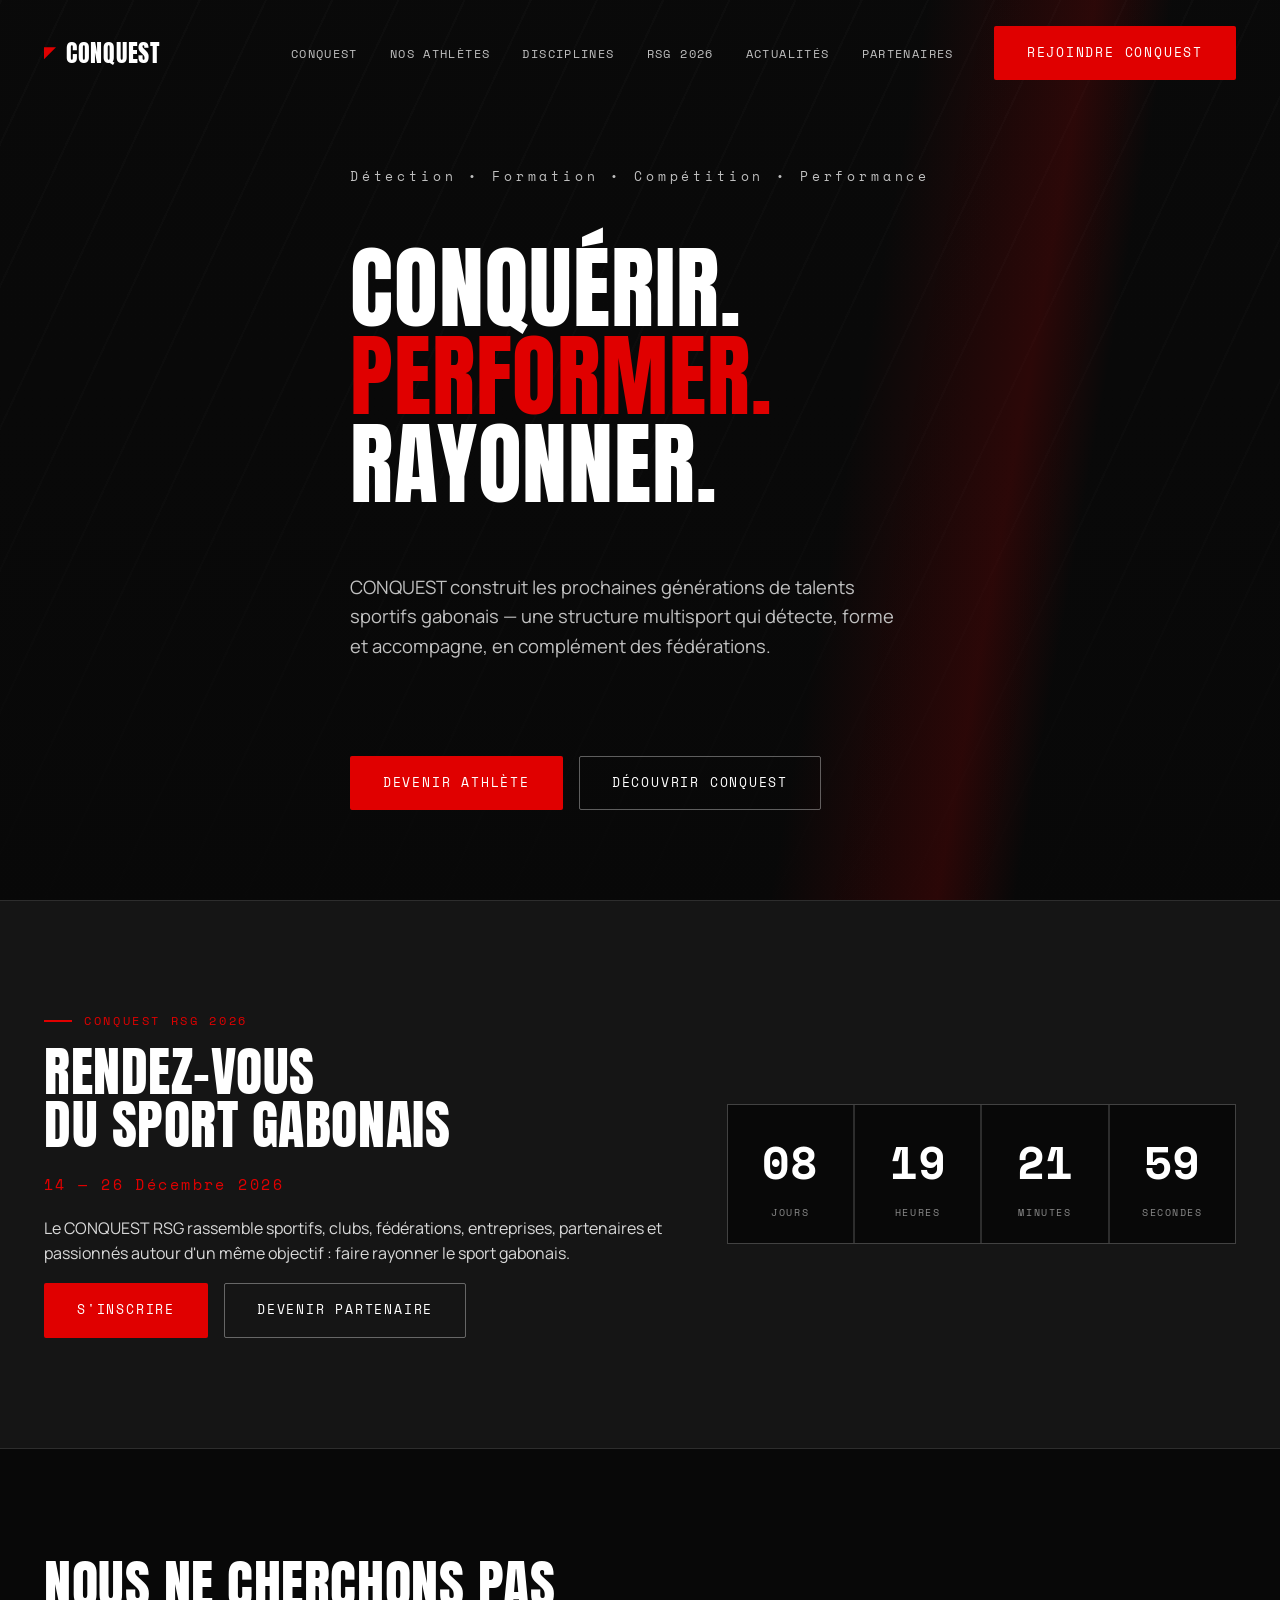
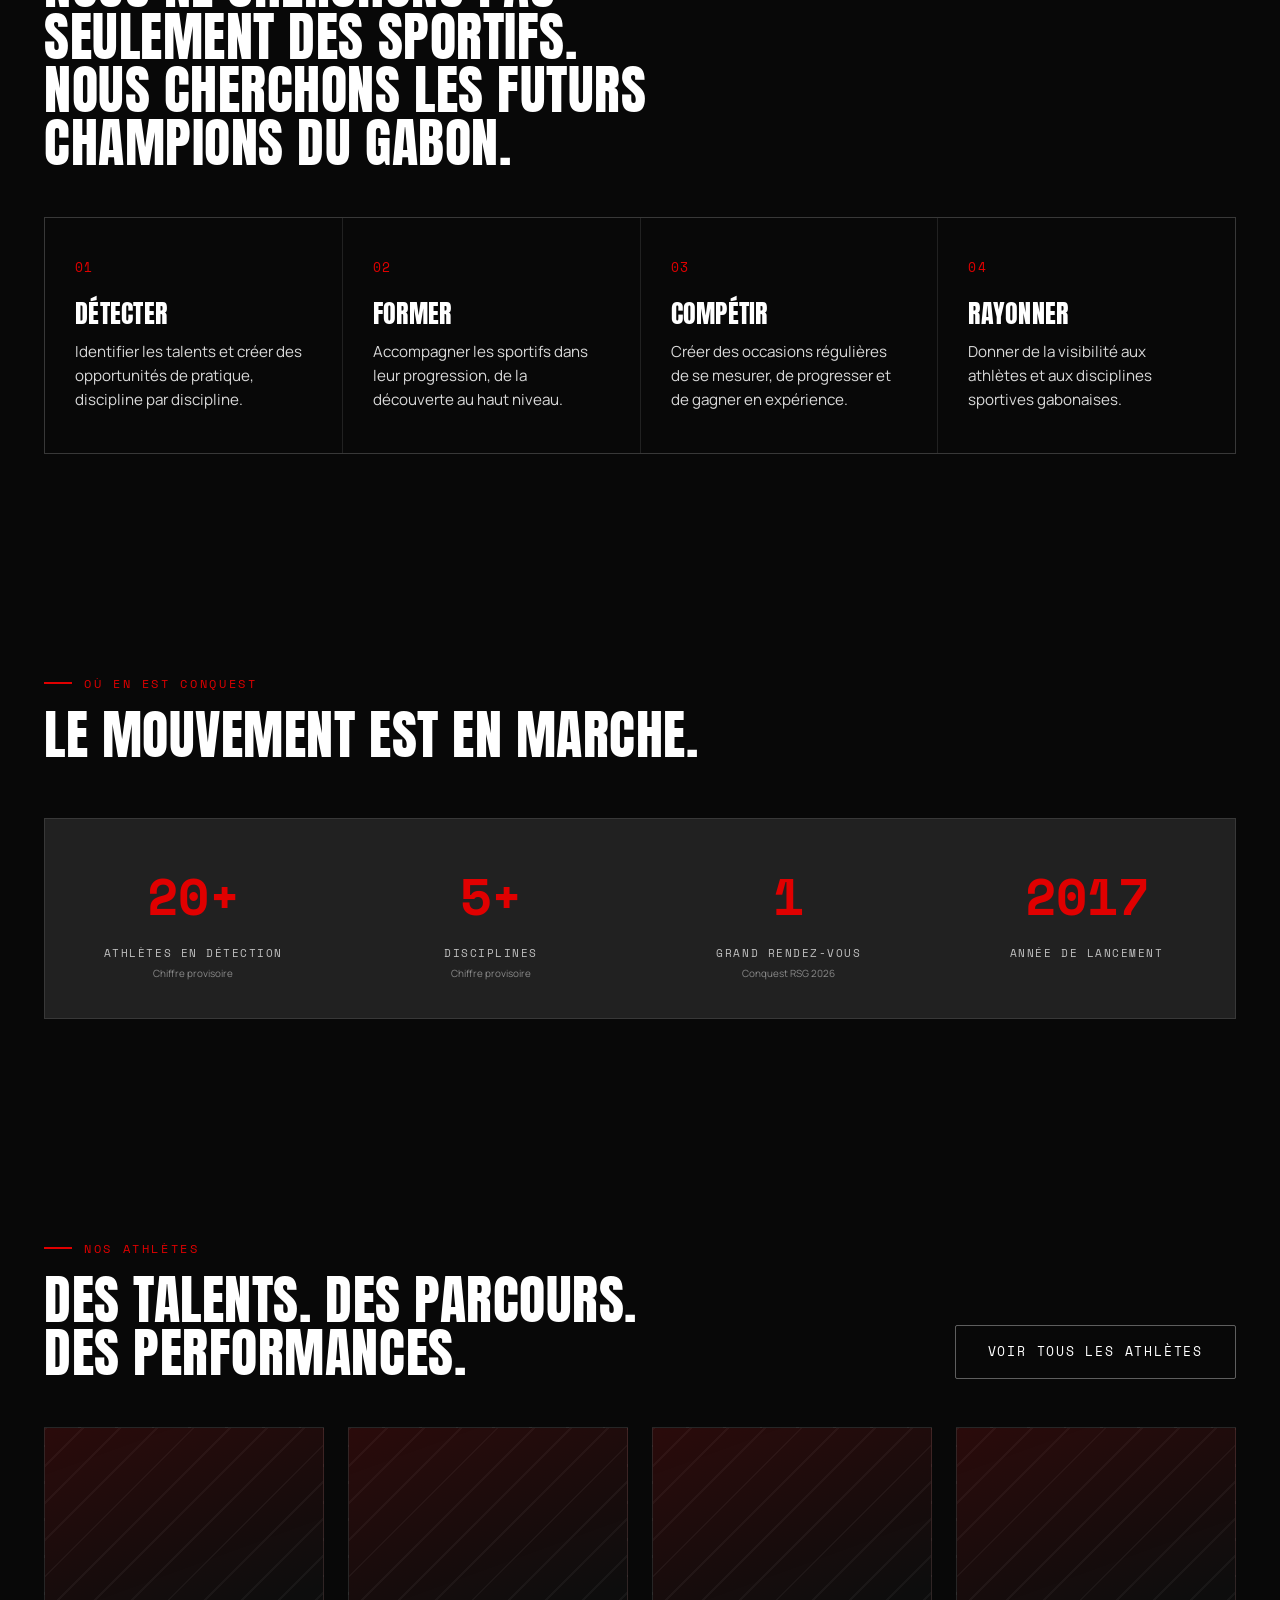
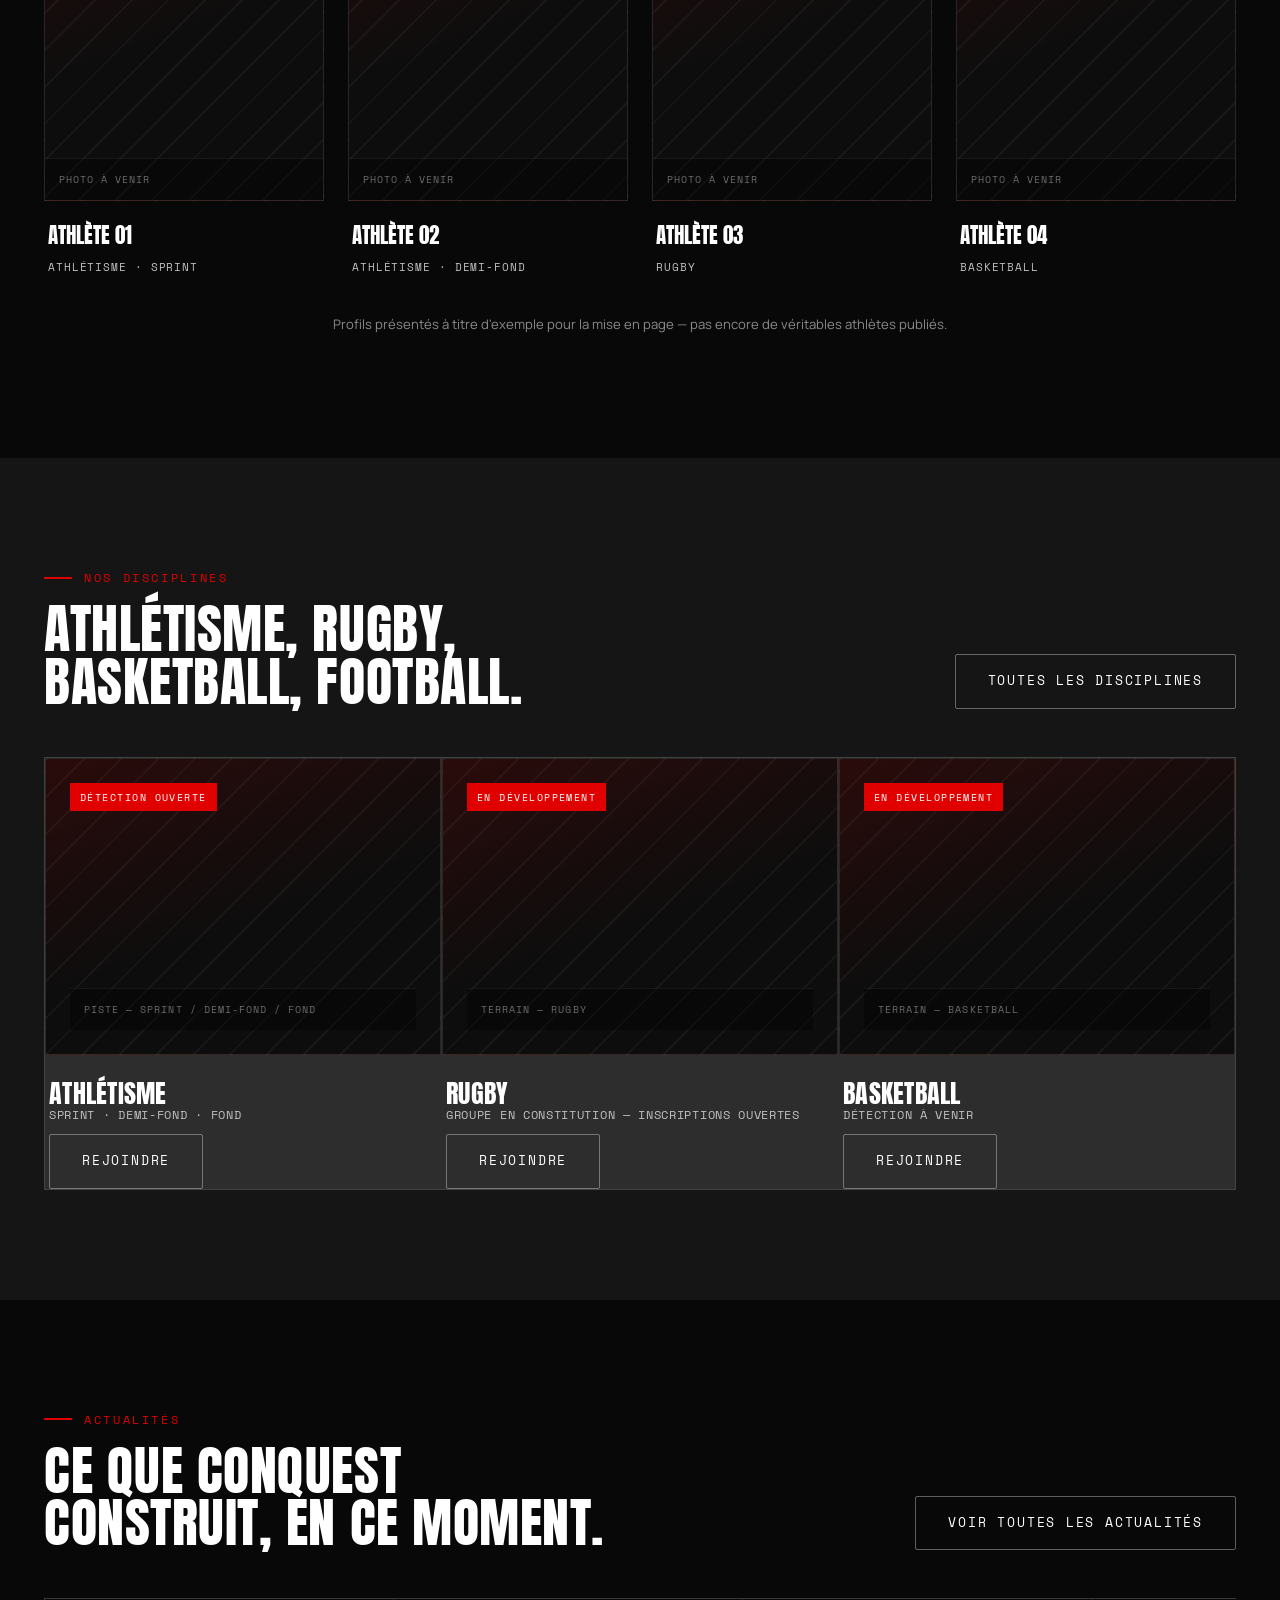
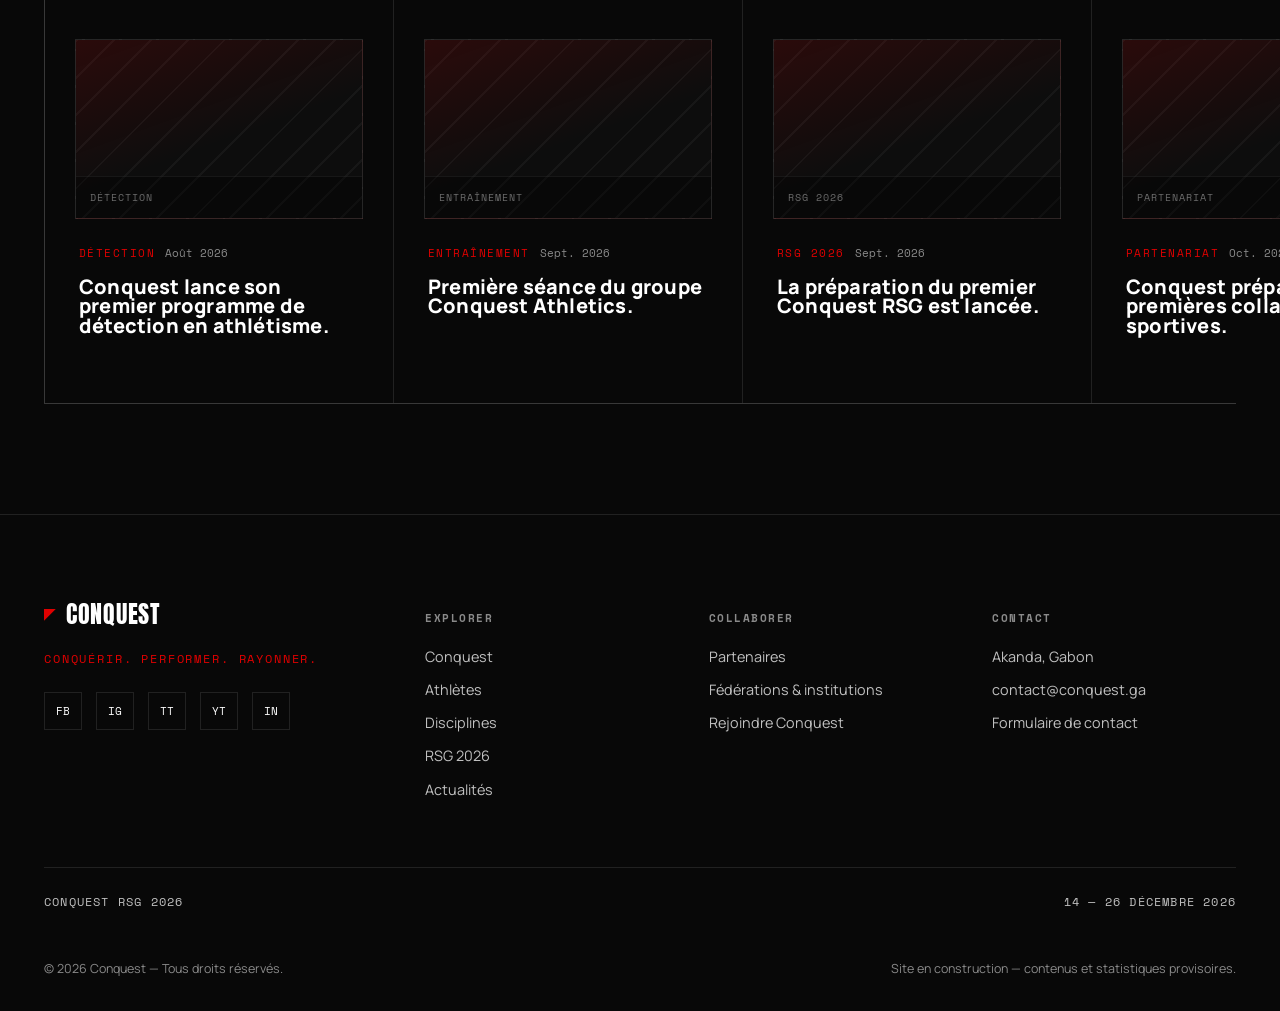
<file: index.html>
<!DOCTYPE html>
<html lang="fr">
<head>
<meta charset="UTF-8">
<meta name="viewport" content="width=device-width, initial-scale=1.0">
<title>CONQUEST — Conquérir. Performer. Rayonner. | Sport Gabon</title>
<meta name="description" content="CONQUEST détecte, forme et accompagne les talents sportifs gabonais. Découvrez CONQUEST RSG, le Rendez-vous du Sport Gabonais, du 14 au 26 décembre 2026.">
<meta name="keywords" content="CONQUEST Gabon, CONQUEST sport Gabon, sport Gabon, athlétisme Gabon, Rendez-vous du Sport Gabonais, RSG Gabon, CONQUEST RSG, détection sportive Gabon, talents sportifs Gabon">
<meta property="og:title" content="CONQUEST — Conquérir. Performer. Rayonner.">
<meta property="og:description" content="Organisation multisport gabonaise. Détection, formation et compétition — vers le CONQUEST RSG 2026.">
<meta property="og:type" content="website">
<meta property="og:image" content="/assets/og-conquest.jpg">
<link rel="canonical" href="/index.html">
<link rel="stylesheet" href="css/style.css">
</head>
<body>

<!-- ===== HEADER ===== -->
<header class="site-header">
  <div class="container">
    <a href="index.html" class="logo" aria-label="CONQUEST — Accueil">
      <span class="mark" aria-hidden="true"></span>CONQUEST
    </a>
    <nav class="nav-desktop" aria-label="Navigation principale">
      <ul class="nav-links">
        <li><a href="conquest.html">Conquest</a></li>
        <li><a href="athletes.html">Nos athlètes</a></li>
        <li><a href="disciplines.html">Disciplines</a></li>
        <li><a href="rsg.html">RSG 2026</a></li>
        <li><a href="actualites.html">Actualités</a></li>
        <li><a href="partenaires.html">Partenaires</a></li>
      </ul>
      <a href="rejoindre.html" class="btn btn-primary">Rejoindre Conquest</a>
    </nav>
    <button class="burger" aria-label="Ouvrir le menu" aria-expanded="false"><span></span><span></span><span></span></button>
  </div>
</header>

<!-- ===== MENU MOBILE ===== -->
<div class="mobile-panel" aria-hidden="true">
  <a href="index.html">Accueil</a>
  <a href="conquest.html">Conquest</a>
  <a href="athletes.html">Nos athlètes</a>
  <a href="disciplines.html">Disciplines</a>
  <a href="rsg.html">RSG 2026</a>
  <a href="actualites.html">Actualités</a>
  <a href="partenaires.html">Partenaires</a>
  <a href="rejoindre.html" class="btn btn-primary btn-block">Rejoindre Conquest</a>
  <a href="rejoindre.html#contact">Contact</a>
</div>

<main>

  <!-- ===== HERO ===== -->
  <section class="hero">
    <div class="container hero-grid">
      <div class="hero-eyebrow">Détection • Formation • Compétition • Performance</div>
      <h1>
        <span>Conquérir.</span>
        <span class="accent">Performer.</span>
        <span>Rayonner.</span>
      </h1>
      <p class="hero-sub">CONQUEST construit les prochaines générations de talents sportifs gabonais — une structure multisport qui détecte, forme et accompagne, en complément des fédérations.</p>
      <div class="hero-actions btn-row">
        <a href="rejoindre.html" class="btn btn-primary">Devenir athlète</a>
        <a href="conquest.html" class="btn btn-ghost">Découvrir Conquest</a>
      </div>
    </div>
  </section>

  <!-- ===== RSG 2026 ===== -->
  <section class="rsg-band">
    <div class="container rsg-inner reveal">
      <div>
        <div class="eyebrow">Conquest RSG 2026</div>
        <h2>Rendez-vous<br>du Sport Gabonais</h2>
        <div class="rsg-dates mt" style="margin-top:20px;">14 — 26 Décembre 2026</div>
        <p class="mt" style="margin-top:20px;">Le CONQUEST RSG rassemble sportifs, clubs, fédérations, entreprises, partenaires et passionnés autour d'un même objectif : faire rayonner le sport gabonais.</p>
        <div class="btn-row">
          <a href="rejoindre.html" class="btn btn-primary">S'inscrire</a>
          <a href="partenaires.html" class="btn btn-ghost">Devenir partenaire</a>
        </div>
      </div>
      <div>
        <div class="scoreboard">
          <div class="cell"><div class="num" data-cd="days">--</div><div class="lbl">Jours</div></div>
          <div class="cell"><div class="num" data-cd="hours">--</div><div class="lbl">Heures</div></div>
          <div class="cell"><div class="num" data-cd="minutes">--</div><div class="lbl">Minutes</div></div>
          <div class="cell"><div class="num" data-cd="seconds">--</div><div class="lbl">Secondes</div></div>
        </div>
      </div>
    </div>
  </section>

  <!-- ===== NOTRE MISSION ===== -->
  <section>
    <div class="container">
      <div class="section-head reveal">
        <h2 class="max-w">Nous ne cherchons pas seulement des sportifs.<br>Nous cherchons les futurs champions du Gabon.</h2>
      </div>
      <div class="grid-4 reveal">
        <div class="card">
          <span class="idx">01</span>
          <h3>Détecter</h3>
          <p>Identifier les talents et créer des opportunités de pratique, discipline par discipline.</p>
        </div>
        <div class="card">
          <span class="idx">02</span>
          <h3>Former</h3>
          <p>Accompagner les sportifs dans leur progression, de la découverte au haut niveau.</p>
        </div>
        <div class="card">
          <span class="idx">03</span>
          <h3>Compétir</h3>
          <p>Créer des occasions régulières de se mesurer, de progresser et de gagner en expérience.</p>
        </div>
        <div class="card">
          <span class="idx">04</span>
          <h3>Rayonner</h3>
          <p>Donner de la visibilité aux athlètes et aux disciplines sportives gabonaises.</p>
        </div>
      </div>
    </div>
  </section>

  <!-- ===== LE MOUVEMENT ===== -->
  <section class="section-alt stats-band">
    <div class="container">
      <div class="eyebrow reveal">Où en est Conquest</div>
      <h2 class="reveal">Le mouvement est en marche.</h2>
      <div class="stats-grid reveal">
        <div class="stat">
          <div class="num" data-count="20" data-suffix="+">0</div>
          <div class="lbl">Athlètes en détection</div>
          <div class="prov">Chiffre provisoire</div>
        </div>
        <div class="stat">
          <div class="num" data-count="5" data-suffix="+">0</div>
          <div class="lbl">Disciplines</div>
          <div class="prov">Chiffre provisoire</div>
        </div>
        <div class="stat">
          <div class="num" data-count="1">0</div>
          <div class="lbl">Grand rendez-vous</div>
          <div class="prov">Conquest RSG 2026</div>
        </div>
        <div class="stat">
          <div class="num" data-count="2026">0</div>
          <div class="lbl">Année de lancement</div>
          <div class="prov">&nbsp;</div>
        </div>
      </div>
    </div>
  </section>

  <!-- ===== ATHLÈTES ===== -->
  <section>
    <div class="container">
      <div class="section-head reveal">
        <div>
          <div class="eyebrow">Nos athlètes</div>
          <h2>Des talents. Des parcours.<br>Des performances.</h2>
        </div>
        <a href="athletes.html" class="btn btn-ghost">Voir tous les athlètes</a>
      </div>
      <div class="athlete-grid reveal">
        <div class="athlete-card">
          <div class="ph" data-ph="Photo à venir"></div>
          <div class="info"><div class="name">Athlète 01</div><div class="meta">Athlétisme · Sprint</div></div>
        </div>
        <div class="athlete-card">
          <div class="ph" data-ph="Photo à venir"></div>
          <div class="info"><div class="name">Athlète 02</div><div class="meta">Athlétisme · Demi-fond</div></div>
        </div>
        <div class="athlete-card">
          <div class="ph" data-ph="Photo à venir"></div>
          <div class="info"><div class="name">Athlète 03</div><div class="meta">Rugby</div></div>
        </div>
        <div class="athlete-card">
          <div class="ph" data-ph="Photo à venir"></div>
          <div class="info"><div class="name">Athlète 04</div><div class="meta">Basketball</div></div>
        </div>
      </div>
      <p class="form-note center" style="margin-top:20px;">Profils présentés à titre d'exemple pour la mise en page — pas encore de véritables athlètes publiés.</p>
    </div>
  </section>

  <!-- ===== DISCIPLINES ===== -->
  <section class="section-alt">
    <div class="container">
      <div class="section-head reveal">
        <div>
          <div class="eyebrow">Nos disciplines</div>
          <h2>Athlétisme, rugby,<br>basketball, football.</h2>
        </div>
        <a href="disciplines.html" class="btn btn-ghost">Toutes les disciplines</a>
      </div>
      <div class="grid-3 reveal">
        <div class="discipline-card">
          <div class="ph" data-ph="Piste — Sprint / Demi-fond / Fond"><span class="tag">Détection ouverte</span></div>
          <div class="body">
            <h3>Athlétisme</h3>
            <div class="status">Sprint · Demi-fond · Fond</div>
            <a href="rejoindre.html" class="btn btn-ghost">Rejoindre</a>
          </div>
        </div>
        <div class="discipline-card">
          <div class="ph" data-ph="Terrain — Rugby"><span class="tag">En développement</span></div>
          <div class="body">
            <h3>Rugby</h3>
            <div class="status">Groupe en constitution — inscriptions ouvertes</div>
            <a href="rejoindre.html" class="btn btn-ghost">Rejoindre</a>
          </div>
        </div>
        <div class="discipline-card">
          <div class="ph" data-ph="Terrain — Basketball"><span class="tag">En développement</span></div>
          <div class="body">
            <h3>Basketball</h3>
            <div class="status">Détection à venir</div>
            <a href="rejoindre.html" class="btn btn-ghost">Rejoindre</a>
          </div>
        </div>
      </div>
    </div>
  </section>

  <!-- ===== ACTUALITÉS ===== -->
  <section>
    <div class="container">
      <div class="section-head reveal">
        <div>
          <div class="eyebrow">Actualités</div>
          <h2>Ce que Conquest<br>construit, en ce moment.</h2>
        </div>
        <a href="actualites.html" class="btn btn-ghost">Voir toutes les actualités</a>
      </div>
      <div class="grid-4 reveal">
        <article class="card news-card">
          <div class="ph" data-ph="Détection"></div>
          <div class="body">
            <span class="cat">Détection</span><span class="date">Août 2026</span>
            <h3>Conquest lance son premier programme de détection en athlétisme.</h3>
          </div>
        </article>
        <article class="card news-card">
          <div class="ph" data-ph="Entraînement"></div>
          <div class="body">
            <span class="cat">Entraînement</span><span class="date">Sept. 2026</span>
            <h3>Première séance du groupe Conquest Athletics.</h3>
          </div>
        </article>
        <article class="card news-card">
          <div class="ph" data-ph="RSG 2026"></div>
          <div class="body">
            <span class="cat">RSG 2026</span><span class="date">Sept. 2026</span>
            <h3>La préparation du premier Conquest RSG est lancée.</h3>
          </div>
        </article>
        <article class="card news-card">
          <div class="ph" data-ph="Partenariat"></div>
          <div class="body">
            <span class="cat">Partenariat</span><span class="date">Oct. 2026</span>
            <h3>Conquest prépare ses premières collaborations sportives.</h3>
          </div>
        </article>
      </div>
    </div>
  </section>

</main>

<!-- ===== FOOTER ===== -->
<footer class="site-footer">
  <div class="container">
    <div class="footer-top">
      <div class="footer-brand">
        <div class="logo"><span class="mark" aria-hidden="true"></span>CONQUEST</div>
        <div class="footer-sign">Conquérir. Performer. Rayonner.</div>
        <div class="social-row mt" style="margin-top:24px;">
          <a href="#" aria-label="Facebook">FB</a>
          <a href="#" aria-label="Instagram">IG</a>
          <a href="#" aria-label="TikTok">TT</a>
          <a href="#" aria-label="YouTube">YT</a>
          <a href="#" aria-label="LinkedIn">IN</a>
        </div>
      </div>
      <div class="footer-col">
        <h4>Explorer</h4>
        <a href="conquest.html">Conquest</a>
        <a href="athletes.html">Athlètes</a>
        <a href="disciplines.html">Disciplines</a>
        <a href="rsg.html">RSG 2026</a>
        <a href="actualites.html">Actualités</a>
      </div>
      <div class="footer-col">
        <h4>Collaborer</h4>
        <a href="partenaires.html">Partenaires</a>
        <a href="federations.html">Fédérations &amp; institutions</a>
        <a href="rejoindre.html">Rejoindre Conquest</a>
      </div>
      <div class="footer-col">
        <h4>Contact</h4>
        <p>Akanda, Gabon</p>
        <a href="mailto:contact@conquest.ga">contact@conquest.ga</a>
        <a href="rejoindre.html#contact">Formulaire de contact</a>
      </div>
    </div>
    <div class="footer-rsg">
      <span>Conquest RSG 2026</span>
      <span>14 — 26 Décembre 2026</span>
    </div>
    <div class="footer-bottom">
      <span>© 2026 Conquest — Tous droits réservés.</span>
      <span>Site en construction — contenus et statistiques provisoires.</span>
    </div>
  </div>
</footer>

<script src="js/main.js"></script>
</body>
</html>
</file>
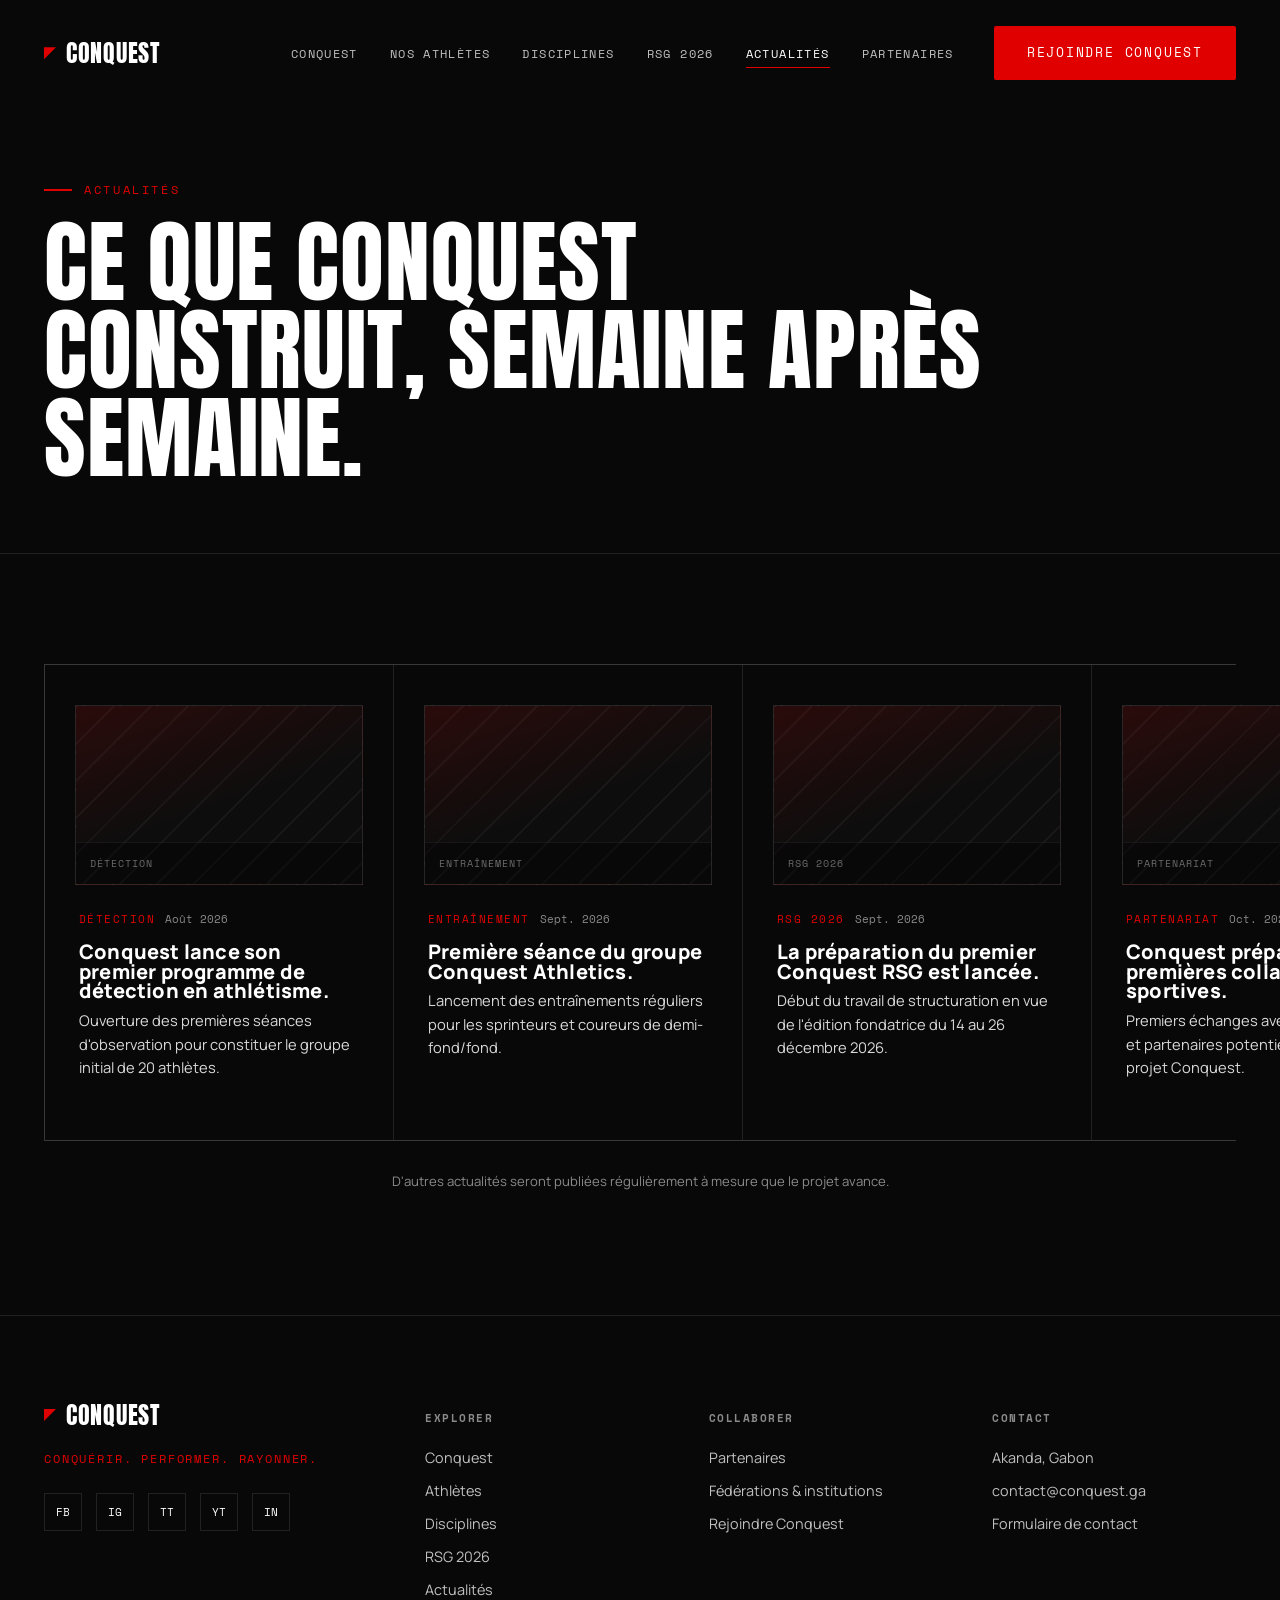
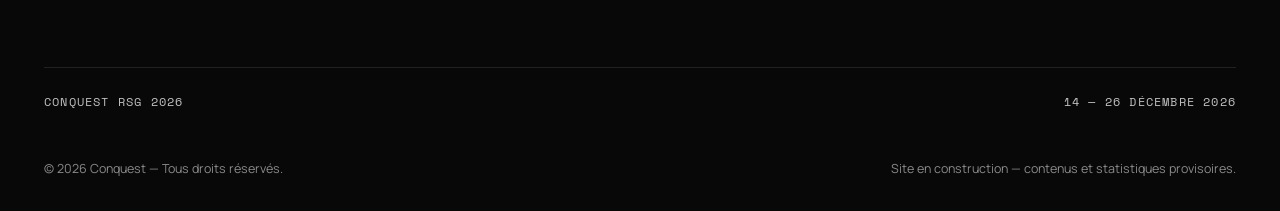
<file: actualites.html>
<!DOCTYPE html>
<html lang="fr">
<head>
<meta charset="UTF-8">
<meta name="viewport" content="width=device-width, initial-scale=1.0">
<title>Actualités | CONQUEST</title>
<meta name="description" content="Suivez l'actualité de Conquest : détection, entraînements, préparation du Conquest RSG 2026 et partenariats.">
<link rel="canonical" href="/actualites.html">
<link rel="stylesheet" href="css/style.css">
</head>
<body>

<header class="site-header">
  <div class="container">
    <a href="index.html" class="logo" aria-label="CONQUEST — Accueil"><span class="mark" aria-hidden="true"></span>CONQUEST</a>
    <nav class="nav-desktop" aria-label="Navigation principale">
      <ul class="nav-links">
        <li><a href="conquest.html">Conquest</a></li>
        <li><a href="athletes.html">Nos athlètes</a></li>
        <li><a href="disciplines.html">Disciplines</a></li>
        <li><a href="rsg.html">RSG 2026</a></li>
        <li><a href="actualites.html" class="active">Actualités</a></li>
        <li><a href="partenaires.html">Partenaires</a></li>
      </ul>
      <a href="rejoindre.html" class="btn btn-primary">Rejoindre Conquest</a>
    </nav>
    <button class="burger" aria-label="Ouvrir le menu" aria-expanded="false"><span></span><span></span><span></span></button>
  </div>
</header>

<div class="mobile-panel" aria-hidden="true">
  <a href="index.html">Accueil</a>
  <a href="conquest.html">Conquest</a>
  <a href="athletes.html">Nos athlètes</a>
  <a href="disciplines.html">Disciplines</a>
  <a href="rsg.html">RSG 2026</a>
  <a href="actualites.html">Actualités</a>
  <a href="partenaires.html">Partenaires</a>
  <a href="rejoindre.html" class="btn btn-primary btn-block">Rejoindre Conquest</a>
  <a href="rejoindre.html#contact">Contact</a>
</div>

<main>
  <section class="page-hero">
    <div class="container">
      <div class="eyebrow">Actualités</div>
      <h1>Ce que Conquest<br>construit, semaine après semaine.</h1>
    </div>
  </section>

  <section>
    <div class="container">
      <div class="grid-4 reveal">
        <article class="card news-card">
          <div class="ph" data-ph="Détection"></div>
          <div class="body"><span class="cat">Détection</span><span class="date">Août 2026</span>
            <h3>Conquest lance son premier programme de détection en athlétisme.</h3>
            <p>Ouverture des premières séances d'observation pour constituer le groupe initial de 20 athlètes.</p>
          </div>
        </article>
        <article class="card news-card">
          <div class="ph" data-ph="Entraînement"></div>
          <div class="body"><span class="cat">Entraînement</span><span class="date">Sept. 2026</span>
            <h3>Première séance du groupe Conquest Athletics.</h3>
            <p>Lancement des entraînements réguliers pour les sprinteurs et coureurs de demi-fond/fond.</p>
          </div>
        </article>
        <article class="card news-card">
          <div class="ph" data-ph="RSG 2026"></div>
          <div class="body"><span class="cat">RSG 2026</span><span class="date">Sept. 2026</span>
            <h3>La préparation du premier Conquest RSG est lancée.</h3>
            <p>Début du travail de structuration en vue de l'édition fondatrice du 14 au 26 décembre 2026.</p>
          </div>
        </article>
        <article class="card news-card">
          <div class="ph" data-ph="Partenariat"></div>
          <div class="body"><span class="cat">Partenariat</span><span class="date">Oct. 2026</span>
            <h3>Conquest prépare ses premières collaborations sportives.</h3>
            <p>Premiers échanges avec des fédérations et partenaires potentiels autour du projet Conquest.</p>
          </div>
        </article>
      </div>
      <p class="form-note center mt" style="margin-top:30px;">D'autres actualités seront publiées régulièrement à mesure que le projet avance.</p>
    </div>
  </section>
</main>

<footer class="site-footer">
  <div class="container">
    <div class="footer-top">
      <div class="footer-brand">
        <div class="logo"><span class="mark" aria-hidden="true"></span>CONQUEST</div>
        <div class="footer-sign">Conquérir. Performer. Rayonner.</div>
        <div class="social-row mt" style="margin-top:24px;">
          <a href="#" aria-label="Facebook">FB</a>
          <a href="#" aria-label="Instagram">IG</a>
          <a href="#" aria-label="TikTok">TT</a>
          <a href="#" aria-label="YouTube">YT</a>
          <a href="#" aria-label="LinkedIn">IN</a>
        </div>
      </div>
      <div class="footer-col">
        <h4>Explorer</h4>
        <a href="conquest.html">Conquest</a>
        <a href="athletes.html">Athlètes</a>
        <a href="disciplines.html">Disciplines</a>
        <a href="rsg.html">RSG 2026</a>
        <a href="actualites.html">Actualités</a>
      </div>
      <div class="footer-col">
        <h4>Collaborer</h4>
        <a href="partenaires.html">Partenaires</a>
        <a href="federations.html">Fédérations &amp; institutions</a>
        <a href="rejoindre.html">Rejoindre Conquest</a>
      </div>
      <div class="footer-col">
        <h4>Contact</h4>
        <p>Akanda, Gabon</p>
        <a href="mailto:contact@conquest.ga">contact@conquest.ga</a>
        <a href="rejoindre.html#contact">Formulaire de contact</a>
      </div>
    </div>
    <div class="footer-rsg"><span>Conquest RSG 2026</span><span>14 — 26 Décembre 2026</span></div>
    <div class="footer-bottom">
      <span>© 2026 Conquest — Tous droits réservés.</span>
      <span>Site en construction — contenus et statistiques provisoires.</span>
    </div>
  </div>
</footer>

<script src="js/main.js"></script>
</body>
</html>
</file>
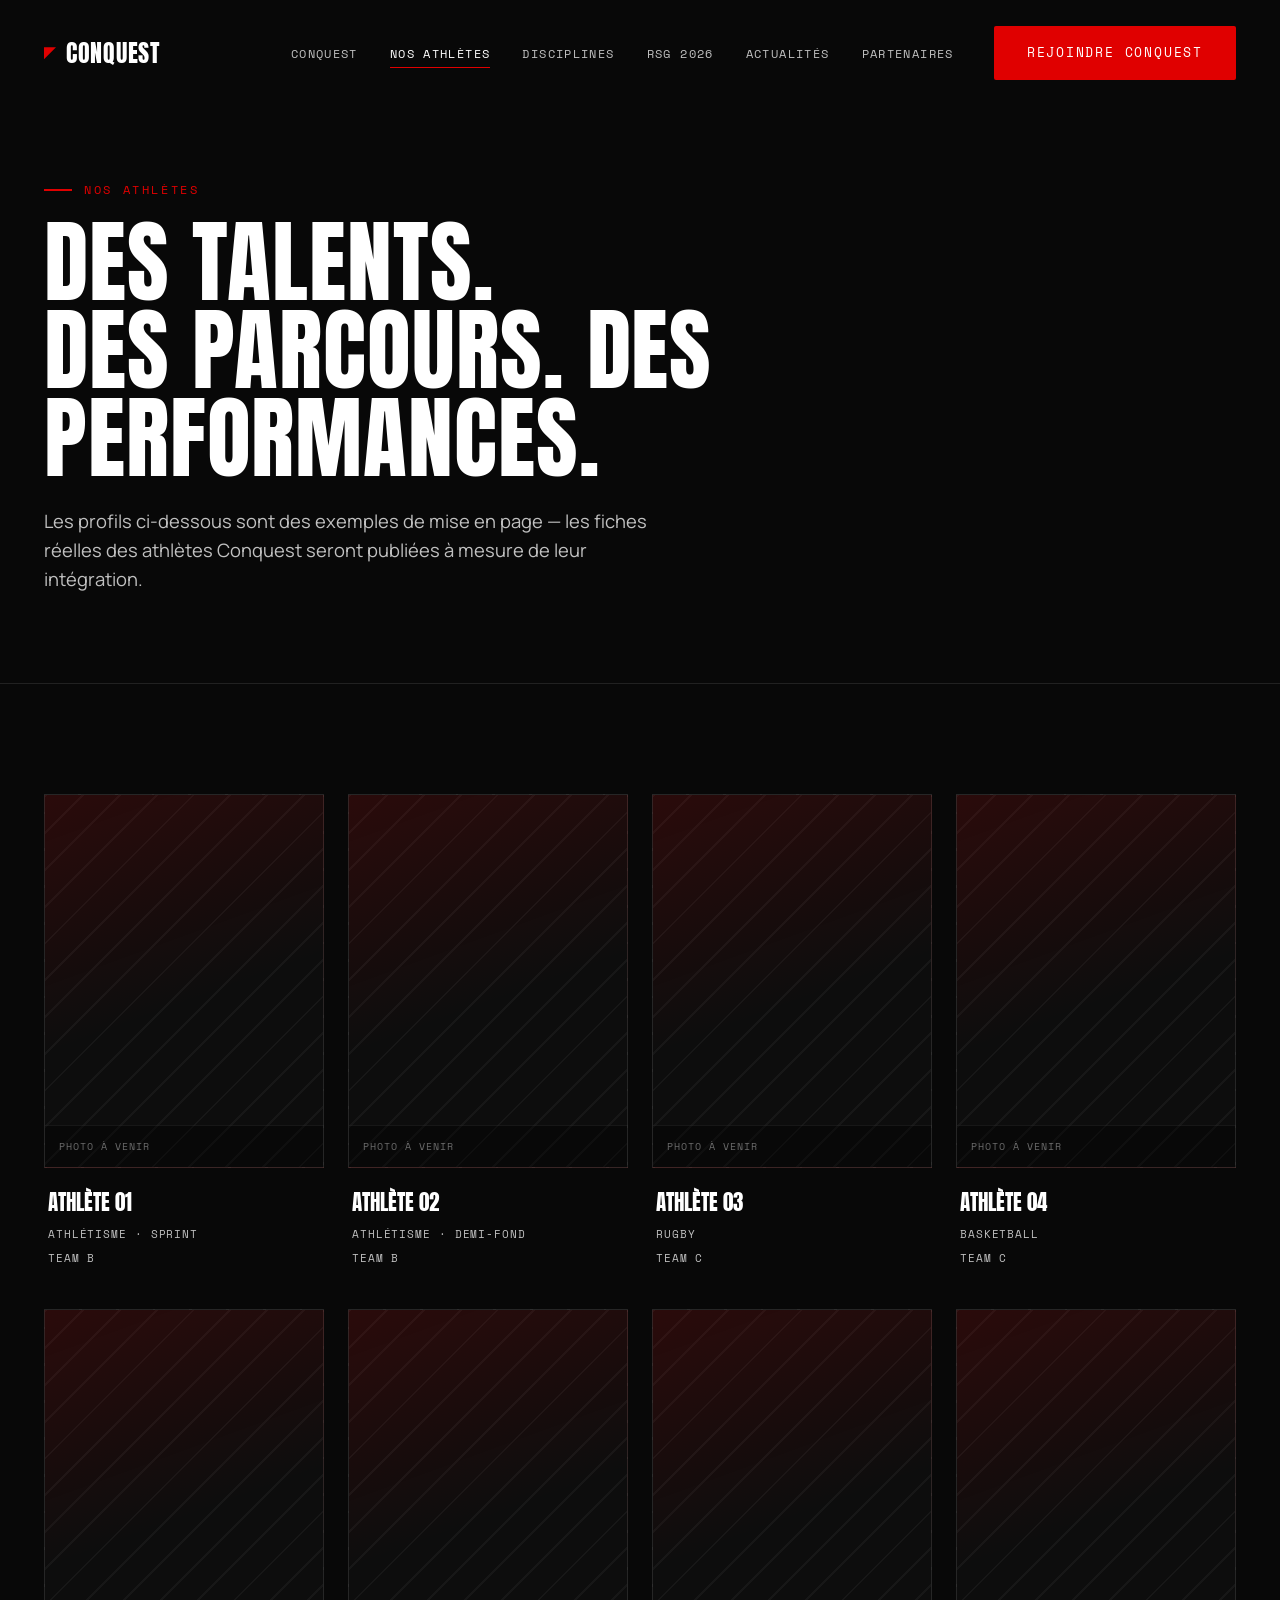
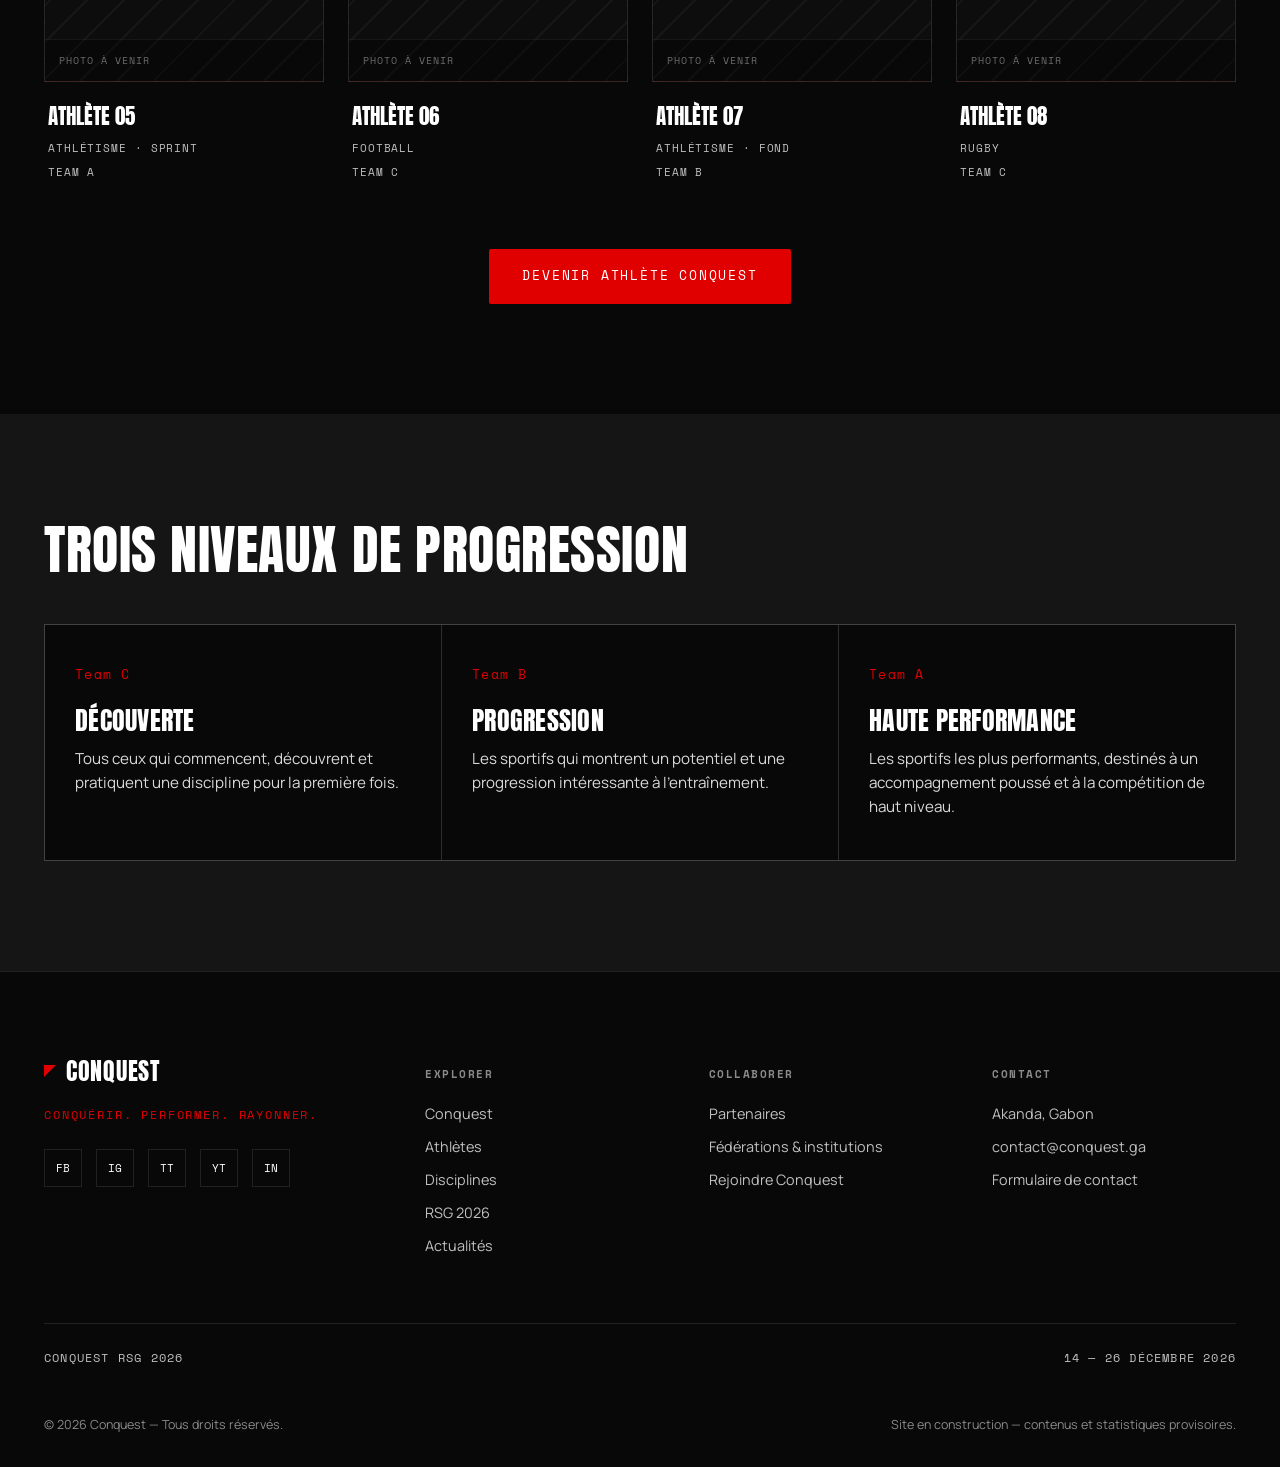
<file: athletes.html>
<!DOCTYPE html>
<html lang="fr">
<head>
<meta charset="UTF-8">
<meta name="viewport" content="width=device-width, initial-scale=1.0">
<title>Nos athlètes | CONQUEST</title>
<meta name="description" content="Découvrez les athlètes en détection et en formation chez Conquest, à travers l'athlétisme, le rugby, le basketball et le football.">
<link rel="canonical" href="/athletes.html">
<link rel="stylesheet" href="css/style.css">
</head>
<body>

<header class="site-header">
  <div class="container">
    <a href="index.html" class="logo" aria-label="CONQUEST — Accueil"><span class="mark" aria-hidden="true"></span>CONQUEST</a>
    <nav class="nav-desktop" aria-label="Navigation principale">
      <ul class="nav-links">
        <li><a href="conquest.html">Conquest</a></li>
        <li><a href="athletes.html" class="active">Nos athlètes</a></li>
        <li><a href="disciplines.html">Disciplines</a></li>
        <li><a href="rsg.html">RSG 2026</a></li>
        <li><a href="actualites.html">Actualités</a></li>
        <li><a href="partenaires.html">Partenaires</a></li>
      </ul>
      <a href="rejoindre.html" class="btn btn-primary">Rejoindre Conquest</a>
    </nav>
    <button class="burger" aria-label="Ouvrir le menu" aria-expanded="false"><span></span><span></span><span></span></button>
  </div>
</header>

<div class="mobile-panel" aria-hidden="true">
  <a href="index.html">Accueil</a>
  <a href="conquest.html">Conquest</a>
  <a href="athletes.html">Nos athlètes</a>
  <a href="disciplines.html">Disciplines</a>
  <a href="rsg.html">RSG 2026</a>
  <a href="actualites.html">Actualités</a>
  <a href="partenaires.html">Partenaires</a>
  <a href="rejoindre.html" class="btn btn-primary btn-block">Rejoindre Conquest</a>
  <a href="rejoindre.html#contact">Contact</a>
</div>

<main>
  <section class="page-hero">
    <div class="container">
      <div class="eyebrow">Nos athlètes</div>
      <h1>Des talents.<br>Des parcours. Des performances.</h1>
      <p class="lede mt" style="margin-top:24px;">Les profils ci-dessous sont des exemples de mise en page — les fiches réelles des athlètes Conquest seront publiées à mesure de leur intégration.</p>
    </div>
  </section>

  <section>
    <div class="container">
      <div class="athlete-grid reveal">
        <div class="athlete-card">
          <div class="ph" data-ph="Photo à venir"></div>
          <div class="info"><div class="name">Athlète 01</div><div class="meta">Athlétisme · Sprint</div><div class="meta">Team B</div></div>
        </div>
        <div class="athlete-card">
          <div class="ph" data-ph="Photo à venir"></div>
          <div class="info"><div class="name">Athlète 02</div><div class="meta">Athlétisme · Demi-fond</div><div class="meta">Team B</div></div>
        </div>
        <div class="athlete-card">
          <div class="ph" data-ph="Photo à venir"></div>
          <div class="info"><div class="name">Athlète 03</div><div class="meta">Rugby</div><div class="meta">Team C</div></div>
        </div>
        <div class="athlete-card">
          <div class="ph" data-ph="Photo à venir"></div>
          <div class="info"><div class="name">Athlète 04</div><div class="meta">Basketball</div><div class="meta">Team C</div></div>
        </div>
        <div class="athlete-card">
          <div class="ph" data-ph="Photo à venir"></div>
          <div class="info"><div class="name">Athlète 05</div><div class="meta">Athlétisme · Sprint</div><div class="meta">Team A</div></div>
        </div>
        <div class="athlete-card">
          <div class="ph" data-ph="Photo à venir"></div>
          <div class="info"><div class="name">Athlète 06</div><div class="meta">Football</div><div class="meta">Team C</div></div>
        </div>
        <div class="athlete-card">
          <div class="ph" data-ph="Photo à venir"></div>
          <div class="info"><div class="name">Athlète 07</div><div class="meta">Athlétisme · Fond</div><div class="meta">Team B</div></div>
        </div>
        <div class="athlete-card">
          <div class="ph" data-ph="Photo à venir"></div>
          <div class="info"><div class="name">Athlète 08</div><div class="meta">Rugby</div><div class="meta">Team C</div></div>
        </div>
      </div>
      <div class="center mt" style="margin-top:50px;">
        <a href="rejoindre.html" class="btn btn-primary">Devenir athlète Conquest</a>
      </div>
    </div>
  </section>

  <section class="section-alt">
    <div class="container">
      <div class="section-head reveal"><h2 class="max-w">Trois niveaux de progression</h2></div>
      <div class="grid-3 reveal">
        <div class="card"><span class="idx">Team C</span><h3>Découverte</h3><p>Tous ceux qui commencent, découvrent et pratiquent une discipline pour la première fois.</p></div>
        <div class="card"><span class="idx">Team B</span><h3>Progression</h3><p>Les sportifs qui montrent un potentiel et une progression intéressante à l'entraînement.</p></div>
        <div class="card"><span class="idx">Team A</span><h3>Haute performance</h3><p>Les sportifs les plus performants, destinés à un accompagnement poussé et à la compétition de haut niveau.</p></div>
      </div>
    </div>
  </section>
</main>

<footer class="site-footer">
  <div class="container">
    <div class="footer-top">
      <div class="footer-brand">
        <div class="logo"><span class="mark" aria-hidden="true"></span>CONQUEST</div>
        <div class="footer-sign">Conquérir. Performer. Rayonner.</div>
        <div class="social-row mt" style="margin-top:24px;">
          <a href="#" aria-label="Facebook">FB</a>
          <a href="#" aria-label="Instagram">IG</a>
          <a href="#" aria-label="TikTok">TT</a>
          <a href="#" aria-label="YouTube">YT</a>
          <a href="#" aria-label="LinkedIn">IN</a>
        </div>
      </div>
      <div class="footer-col">
        <h4>Explorer</h4>
        <a href="conquest.html">Conquest</a>
        <a href="athletes.html">Athlètes</a>
        <a href="disciplines.html">Disciplines</a>
        <a href="rsg.html">RSG 2026</a>
        <a href="actualites.html">Actualités</a>
      </div>
      <div class="footer-col">
        <h4>Collaborer</h4>
        <a href="partenaires.html">Partenaires</a>
        <a href="federations.html">Fédérations &amp; institutions</a>
        <a href="rejoindre.html">Rejoindre Conquest</a>
      </div>
      <div class="footer-col">
        <h4>Contact</h4>
        <p>Akanda, Gabon</p>
        <a href="mailto:contact@conquest.ga">contact@conquest.ga</a>
        <a href="rejoindre.html#contact">Formulaire de contact</a>
      </div>
    </div>
    <div class="footer-rsg"><span>Conquest RSG 2026</span><span>14 — 26 Décembre 2026</span></div>
    <div class="footer-bottom">
      <span>© 2026 Conquest — Tous droits réservés.</span>
      <span>Site en construction — contenus et statistiques provisoires.</span>
    </div>
  </div>
</footer>

<script src="js/main.js"></script>
</body>
</html>
</file>
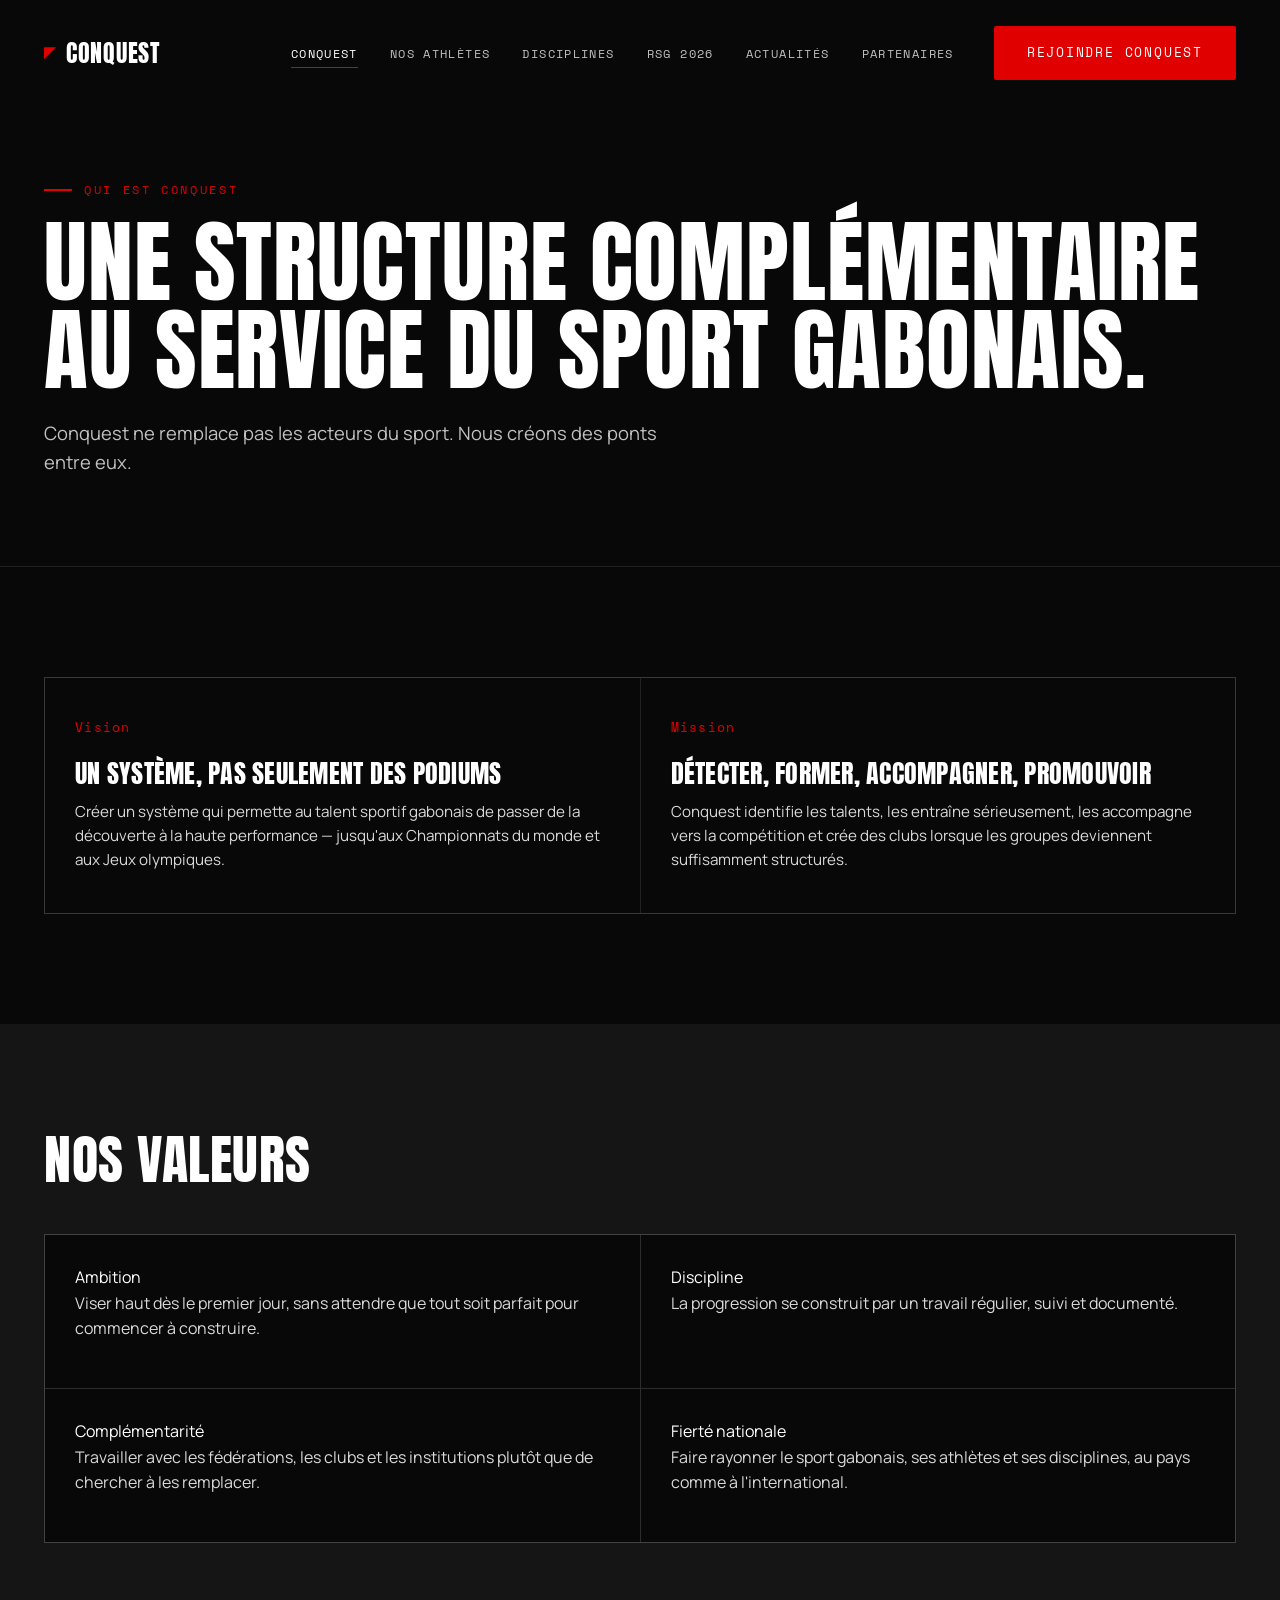
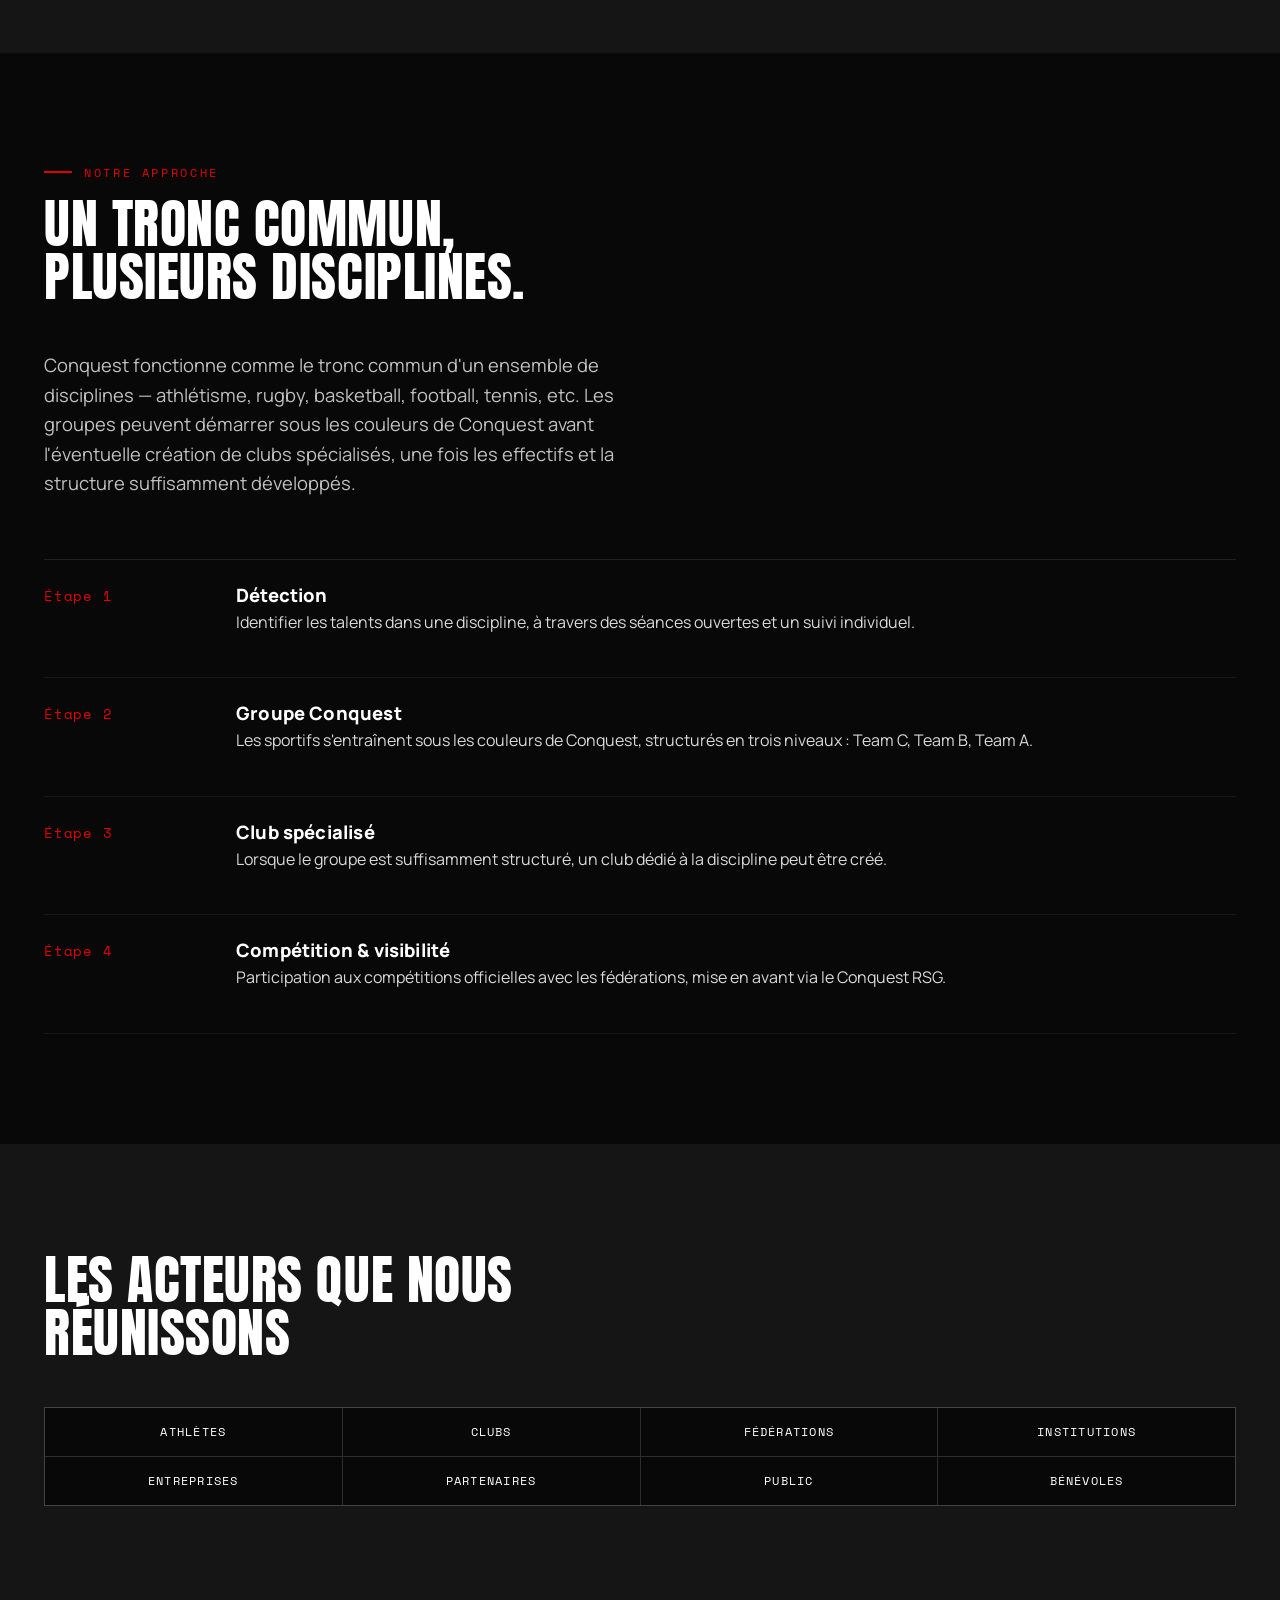
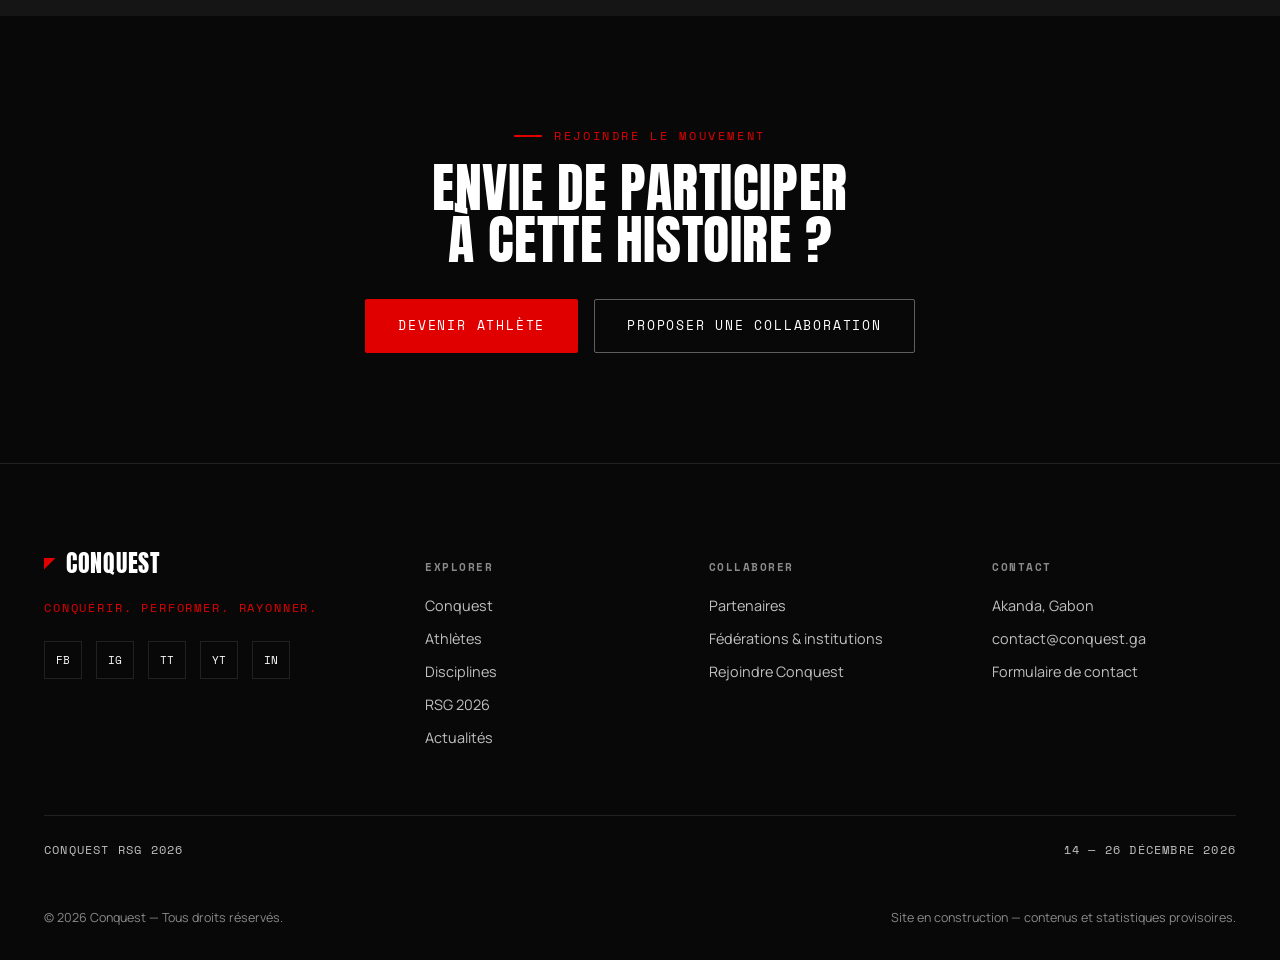
<file: conquest.html>
<!DOCTYPE html>
<html lang="fr">
<head>
<meta charset="UTF-8">
<meta name="viewport" content="width=device-width, initial-scale=1.0">
<title>Conquest — Notre vision, notre mission | CONQUEST</title>
<meta name="description" content="CONQUEST est une structure sportive complémentaire aux fédérations : détection, formation, clubs, compétitions et communication au service du sport gabonais.">
<link rel="canonical" href="/conquest.html">
<link rel="stylesheet" href="css/style.css">
</head>
<body>

<header class="site-header">
  <div class="container">
    <a href="index.html" class="logo" aria-label="CONQUEST — Accueil"><span class="mark" aria-hidden="true"></span>CONQUEST</a>
    <nav class="nav-desktop" aria-label="Navigation principale">
      <ul class="nav-links">
        <li><a href="conquest.html" class="active">Conquest</a></li>
        <li><a href="athletes.html">Nos athlètes</a></li>
        <li><a href="disciplines.html">Disciplines</a></li>
        <li><a href="rsg.html">RSG 2026</a></li>
        <li><a href="actualites.html">Actualités</a></li>
        <li><a href="partenaires.html">Partenaires</a></li>
      </ul>
      <a href="rejoindre.html" class="btn btn-primary">Rejoindre Conquest</a>
    </nav>
    <button class="burger" aria-label="Ouvrir le menu" aria-expanded="false"><span></span><span></span><span></span></button>
  </div>
</header>

<div class="mobile-panel" aria-hidden="true">
  <a href="index.html">Accueil</a>
  <a href="conquest.html">Conquest</a>
  <a href="athletes.html">Nos athlètes</a>
  <a href="disciplines.html">Disciplines</a>
  <a href="rsg.html">RSG 2026</a>
  <a href="actualites.html">Actualités</a>
  <a href="partenaires.html">Partenaires</a>
  <a href="rejoindre.html" class="btn btn-primary btn-block">Rejoindre Conquest</a>
  <a href="rejoindre.html#contact">Contact</a>
</div>

<main>

  <section class="page-hero">
    <div class="container">
      <div class="eyebrow">Qui est Conquest</div>
      <h1>Une structure complémentaire<br>au service du sport gabonais.</h1>
      <p class="lede mt" style="margin-top:24px;">Conquest ne remplace pas les acteurs du sport. Nous créons des ponts entre eux.</p>
    </div>
  </section>

  <section>
    <div class="container">
      <div class="grid-2 reveal">
        <div class="card">
          <span class="idx">Vision</span>
          <h3>Un système, pas seulement des podiums</h3>
          <p>Créer un système qui permette au talent sportif gabonais de passer de la découverte à la haute performance — jusqu'aux Championnats du monde et aux Jeux olympiques.</p>
        </div>
        <div class="card">
          <span class="idx">Mission</span>
          <h3>Détecter, former, accompagner, promouvoir</h3>
          <p>Conquest identifie les talents, les entraîne sérieusement, les accompagne vers la compétition et crée des clubs lorsque les groupes deviennent suffisamment structurés.</p>
        </div>
      </div>
    </div>
  </section>

  <section class="section-alt">
    <div class="container">
      <div class="section-head reveal">
        <h2 class="max-w">Nos valeurs</h2>
      </div>
      <div class="value-list reveal">
        <div class="value-item">
          <span class="idx">Ambition</span>
          <p>Viser haut dès le premier jour, sans attendre que tout soit parfait pour commencer à construire.</p>
        </div>
        <div class="value-item">
          <span class="idx">Discipline</span>
          <p>La progression se construit par un travail régulier, suivi et documenté.</p>
        </div>
        <div class="value-item">
          <span class="idx">Complémentarité</span>
          <p>Travailler avec les fédérations, les clubs et les institutions plutôt que de chercher à les remplacer.</p>
        </div>
        <div class="value-item">
          <span class="idx">Fierté nationale</span>
          <p>Faire rayonner le sport gabonais, ses athlètes et ses disciplines, au pays comme à l'international.</p>
        </div>
      </div>
    </div>
  </section>

  <section>
    <div class="container">
      <div class="section-head reveal">
        <div>
          <div class="eyebrow">Notre approche</div>
          <h2>Un tronc commun,<br>plusieurs disciplines.</h2>
        </div>
      </div>
      <div class="reveal">
        <p class="lede">Conquest fonctionne comme le tronc commun d'un ensemble de disciplines — athlétisme, rugby, basketball, football, tennis, etc. Les groupes peuvent démarrer sous les couleurs de Conquest avant l'éventuelle création de clubs spécialisés, une fois les effectifs et la structure suffisamment développés.</p>
      </div>
      <div class="timeline reveal mt">
        <div class="timeline-row">
          <div class="when">Étape 1</div>
          <div><h3>Détection</h3><p>Identifier les talents dans une discipline, à travers des séances ouvertes et un suivi individuel.</p></div>
        </div>
        <div class="timeline-row">
          <div class="when">Étape 2</div>
          <div><h3>Groupe Conquest</h3><p>Les sportifs s'entraînent sous les couleurs de Conquest, structurés en trois niveaux : Team C, Team B, Team A.</p></div>
        </div>
        <div class="timeline-row">
          <div class="when">Étape 3</div>
          <div><h3>Club spécialisé</h3><p>Lorsque le groupe est suffisamment structuré, un club dédié à la discipline peut être créé.</p></div>
        </div>
        <div class="timeline-row">
          <div class="when">Étape 4</div>
          <div><h3>Compétition &amp; visibilité</h3><p>Participation aux compétitions officielles avec les fédérations, mise en avant via le Conquest RSG.</p></div>
        </div>
      </div>
    </div>
  </section>

  <section class="section-alt">
    <div class="container">
      <div class="section-head reveal">
        <h2 class="max-w">Les acteurs que nous réunissons</h2>
      </div>
      <div class="actor-grid reveal">
        <div class="actor-chip">Athlètes</div>
        <div class="actor-chip">Clubs</div>
        <div class="actor-chip">Fédérations</div>
        <div class="actor-chip">Institutions</div>
        <div class="actor-chip">Entreprises</div>
        <div class="actor-chip">Partenaires</div>
        <div class="actor-chip">Public</div>
        <div class="actor-chip">Bénévoles</div>
      </div>
    </div>
  </section>

  <section>
    <div class="container reveal center max-w">
      <div class="eyebrow center" style="justify-content:center;">Rejoindre le mouvement</div>
      <h2>Envie de participer<br>à cette histoire ?</h2>
      <div class="btn-row" style="justify-content:center; margin-top:32px;">
        <a href="rejoindre.html" class="btn btn-primary">Devenir athlète</a>
        <a href="federations.html" class="btn btn-ghost">Proposer une collaboration</a>
      </div>
    </div>
  </section>

</main>

<footer class="site-footer">
  <div class="container">
    <div class="footer-top">
      <div class="footer-brand">
        <div class="logo"><span class="mark" aria-hidden="true"></span>CONQUEST</div>
        <div class="footer-sign">Conquérir. Performer. Rayonner.</div>
        <div class="social-row mt" style="margin-top:24px;">
          <a href="#" aria-label="Facebook">FB</a>
          <a href="#" aria-label="Instagram">IG</a>
          <a href="#" aria-label="TikTok">TT</a>
          <a href="#" aria-label="YouTube">YT</a>
          <a href="#" aria-label="LinkedIn">IN</a>
        </div>
      </div>
      <div class="footer-col">
        <h4>Explorer</h4>
        <a href="conquest.html">Conquest</a>
        <a href="athletes.html">Athlètes</a>
        <a href="disciplines.html">Disciplines</a>
        <a href="rsg.html">RSG 2026</a>
        <a href="actualites.html">Actualités</a>
      </div>
      <div class="footer-col">
        <h4>Collaborer</h4>
        <a href="partenaires.html">Partenaires</a>
        <a href="federations.html">Fédérations &amp; institutions</a>
        <a href="rejoindre.html">Rejoindre Conquest</a>
      </div>
      <div class="footer-col">
        <h4>Contact</h4>
        <p>Akanda, Gabon</p>
        <a href="mailto:contact@conquest.ga">contact@conquest.ga</a>
        <a href="rejoindre.html#contact">Formulaire de contact</a>
      </div>
    </div>
    <div class="footer-rsg"><span>Conquest RSG 2026</span><span>14 — 26 Décembre 2026</span></div>
    <div class="footer-bottom">
      <span>© 2026 Conquest — Tous droits réservés.</span>
      <span>Site en construction — contenus et statistiques provisoires.</span>
    </div>
  </div>
</footer>

<script src="js/main.js"></script>
</body>
</html>
</file>
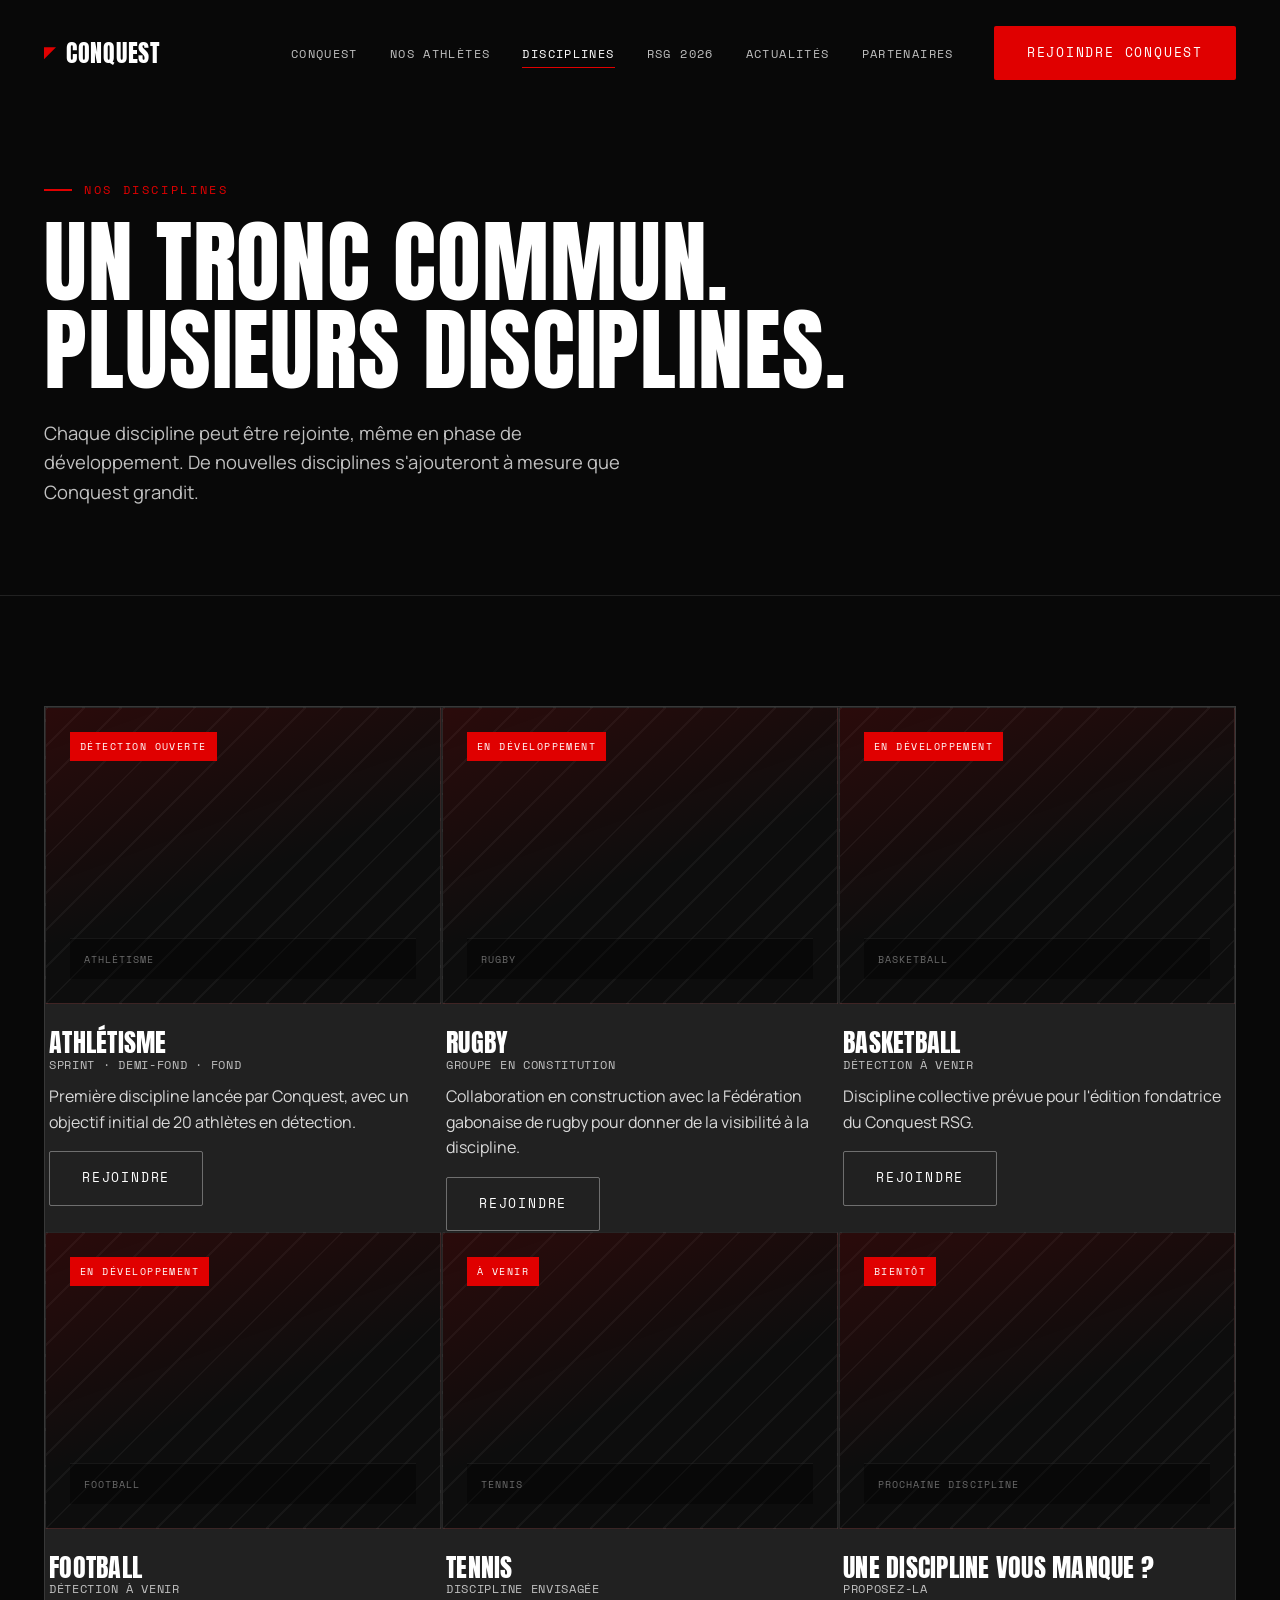
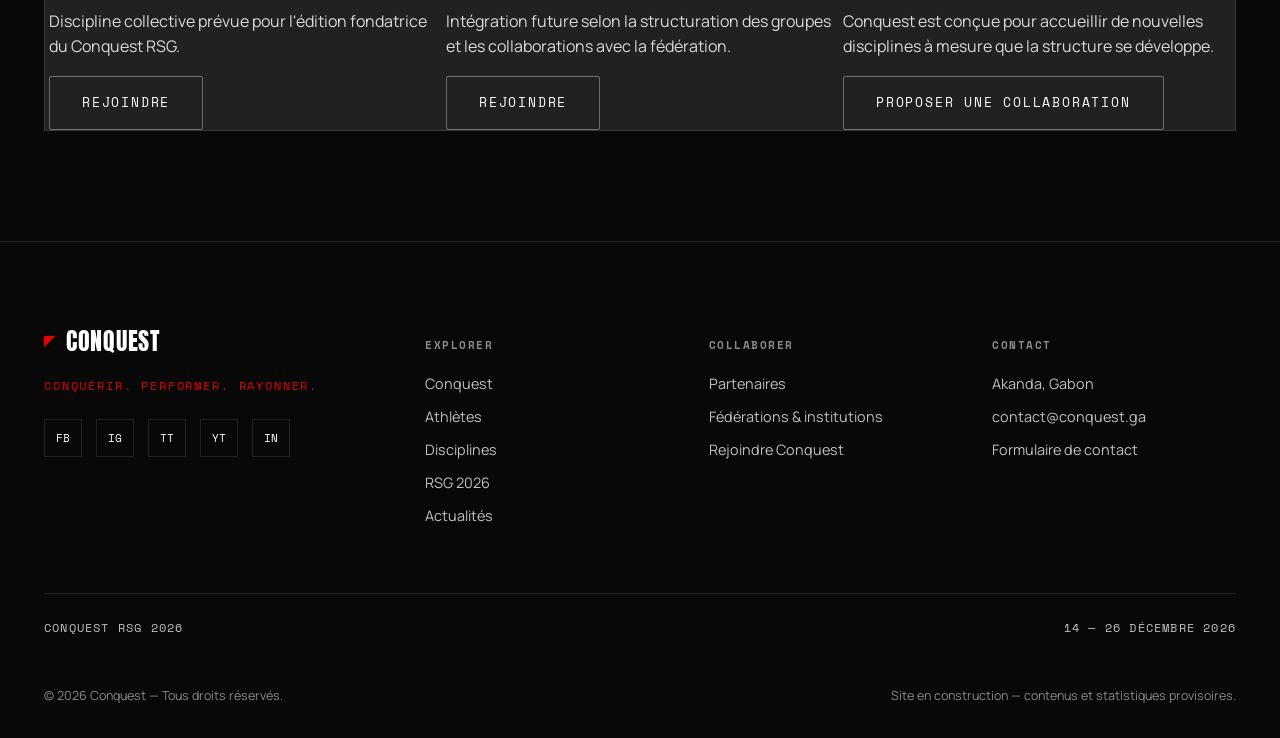
<file: disciplines.html>
<!DOCTYPE html>
<html lang="fr">
<head>
<meta charset="UTF-8">
<meta name="viewport" content="width=device-width, initial-scale=1.0">
<title>Nos disciplines | CONQUEST</title>
<meta name="description" content="Athlétisme, rugby, basketball, football, tennis — découvrez les disciplines développées par Conquest au Gabon et rejoignez un groupe.">
<link rel="canonical" href="/disciplines.html">
<link rel="stylesheet" href="css/style.css">
</head>
<body>

<header class="site-header">
  <div class="container">
    <a href="index.html" class="logo" aria-label="CONQUEST — Accueil"><span class="mark" aria-hidden="true"></span>CONQUEST</a>
    <nav class="nav-desktop" aria-label="Navigation principale">
      <ul class="nav-links">
        <li><a href="conquest.html">Conquest</a></li>
        <li><a href="athletes.html">Nos athlètes</a></li>
        <li><a href="disciplines.html" class="active">Disciplines</a></li>
        <li><a href="rsg.html">RSG 2026</a></li>
        <li><a href="actualites.html">Actualités</a></li>
        <li><a href="partenaires.html">Partenaires</a></li>
      </ul>
      <a href="rejoindre.html" class="btn btn-primary">Rejoindre Conquest</a>
    </nav>
    <button class="burger" aria-label="Ouvrir le menu" aria-expanded="false"><span></span><span></span><span></span></button>
  </div>
</header>

<div class="mobile-panel" aria-hidden="true">
  <a href="index.html">Accueil</a>
  <a href="conquest.html">Conquest</a>
  <a href="athletes.html">Nos athlètes</a>
  <a href="disciplines.html">Disciplines</a>
  <a href="rsg.html">RSG 2026</a>
  <a href="actualites.html">Actualités</a>
  <a href="partenaires.html">Partenaires</a>
  <a href="rejoindre.html" class="btn btn-primary btn-block">Rejoindre Conquest</a>
  <a href="rejoindre.html#contact">Contact</a>
</div>

<main>
  <section class="page-hero">
    <div class="container">
      <div class="eyebrow">Nos disciplines</div>
      <h1>Un tronc commun.<br>Plusieurs disciplines.</h1>
      <p class="lede mt" style="margin-top:24px;">Chaque discipline peut être rejointe, même en phase de développement. De nouvelles disciplines s'ajouteront à mesure que Conquest grandit.</p>
    </div>
  </section>

  <section>
    <div class="container">
      <div class="grid-3 reveal">
        <div class="discipline-card">
          <div class="ph" data-ph="Athlétisme"><span class="tag">Détection ouverte</span></div>
          <div class="body">
            <h3>Athlétisme</h3>
            <div class="status">Sprint · Demi-fond · Fond</div>
            <p>Première discipline lancée par Conquest, avec un objectif initial de 20 athlètes en détection.</p>
            <a href="rejoindre.html" class="btn btn-ghost">Rejoindre</a>
          </div>
        </div>
        <div class="discipline-card">
          <div class="ph" data-ph="Rugby"><span class="tag">En développement</span></div>
          <div class="body">
            <h3>Rugby</h3>
            <div class="status">Groupe en constitution</div>
            <p>Collaboration en construction avec la Fédération gabonaise de rugby pour donner de la visibilité à la discipline.</p>
            <a href="rejoindre.html" class="btn btn-ghost">Rejoindre</a>
          </div>
        </div>
        <div class="discipline-card">
          <div class="ph" data-ph="Basketball"><span class="tag">En développement</span></div>
          <div class="body">
            <h3>Basketball</h3>
            <div class="status">Détection à venir</div>
            <p>Discipline collective prévue pour l'édition fondatrice du Conquest RSG.</p>
            <a href="rejoindre.html" class="btn btn-ghost">Rejoindre</a>
          </div>
        </div>
        <div class="discipline-card">
          <div class="ph" data-ph="Football"><span class="tag">En développement</span></div>
          <div class="body">
            <h3>Football</h3>
            <div class="status">Détection à venir</div>
            <p>Discipline collective prévue pour l'édition fondatrice du Conquest RSG.</p>
            <a href="rejoindre.html" class="btn btn-ghost">Rejoindre</a>
          </div>
        </div>
        <div class="discipline-card">
          <div class="ph" data-ph="Tennis"><span class="tag">À venir</span></div>
          <div class="body">
            <h3>Tennis</h3>
            <div class="status">Discipline envisagée</div>
            <p>Intégration future selon la structuration des groupes et les collaborations avec la fédération.</p>
            <a href="rejoindre.html" class="btn btn-ghost">Rejoindre</a>
          </div>
        </div>
        <div class="discipline-card">
          <div class="ph" data-ph="Prochaine discipline"><span class="tag">Bientôt</span></div>
          <div class="body">
            <h3>Une discipline vous manque ?</h3>
            <div class="status">Proposez-la</div>
            <p>Conquest est conçue pour accueillir de nouvelles disciplines à mesure que la structure se développe.</p>
            <a href="federations.html" class="btn btn-ghost">Proposer une collaboration</a>
          </div>
        </div>
      </div>
    </div>
  </section>
</main>

<footer class="site-footer">
  <div class="container">
    <div class="footer-top">
      <div class="footer-brand">
        <div class="logo"><span class="mark" aria-hidden="true"></span>CONQUEST</div>
        <div class="footer-sign">Conquérir. Performer. Rayonner.</div>
        <div class="social-row mt" style="margin-top:24px;">
          <a href="#" aria-label="Facebook">FB</a>
          <a href="#" aria-label="Instagram">IG</a>
          <a href="#" aria-label="TikTok">TT</a>
          <a href="#" aria-label="YouTube">YT</a>
          <a href="#" aria-label="LinkedIn">IN</a>
        </div>
      </div>
      <div class="footer-col">
        <h4>Explorer</h4>
        <a href="conquest.html">Conquest</a>
        <a href="athletes.html">Athlètes</a>
        <a href="disciplines.html">Disciplines</a>
        <a href="rsg.html">RSG 2026</a>
        <a href="actualites.html">Actualités</a>
      </div>
      <div class="footer-col">
        <h4>Collaborer</h4>
        <a href="partenaires.html">Partenaires</a>
        <a href="federations.html">Fédérations &amp; institutions</a>
        <a href="rejoindre.html">Rejoindre Conquest</a>
      </div>
      <div class="footer-col">
        <h4>Contact</h4>
        <p>Akanda, Gabon</p>
        <a href="mailto:contact@conquest.ga">contact@conquest.ga</a>
        <a href="rejoindre.html#contact">Formulaire de contact</a>
      </div>
    </div>
    <div class="footer-rsg"><span>Conquest RSG 2026</span><span>14 — 26 Décembre 2026</span></div>
    <div class="footer-bottom">
      <span>© 2026 Conquest — Tous droits réservés.</span>
      <span>Site en construction — contenus et statistiques provisoires.</span>
    </div>
  </div>
</footer>

<script src="js/main.js"></script>
</body>
</html>
</file>
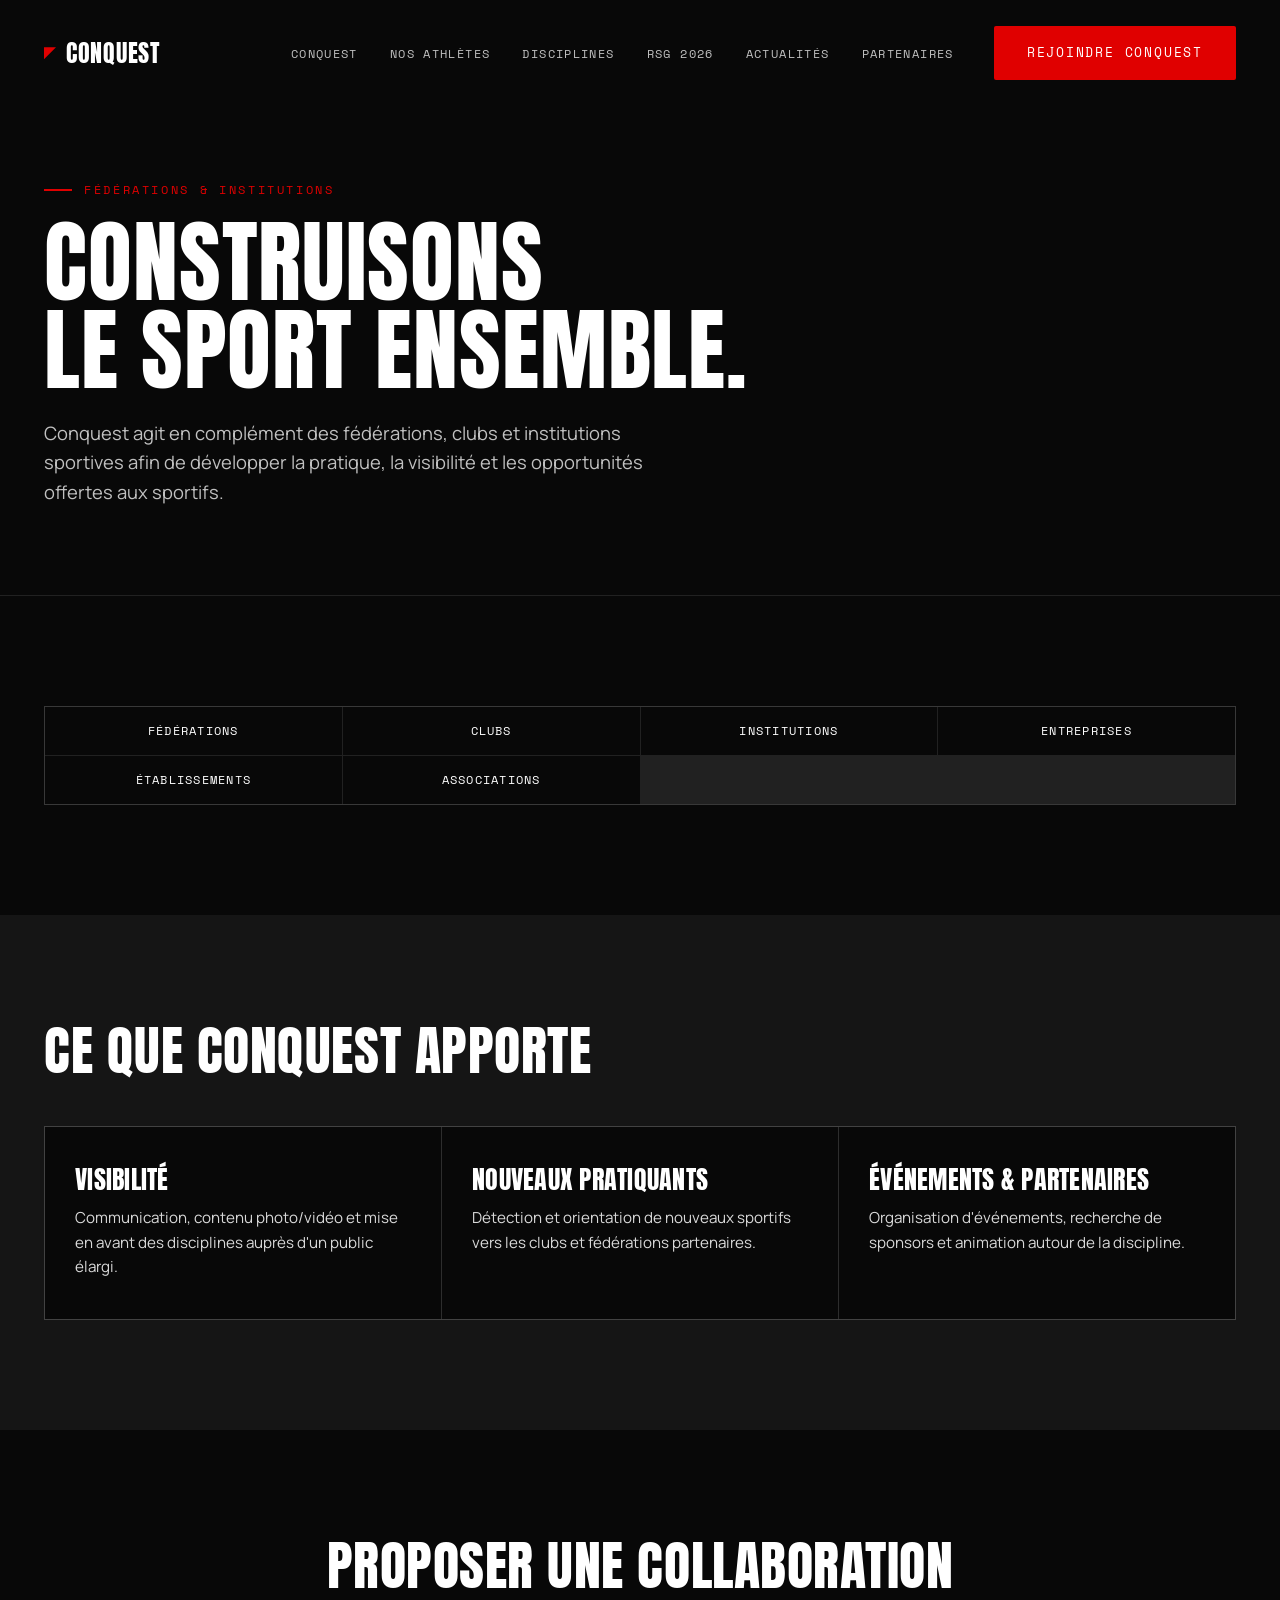
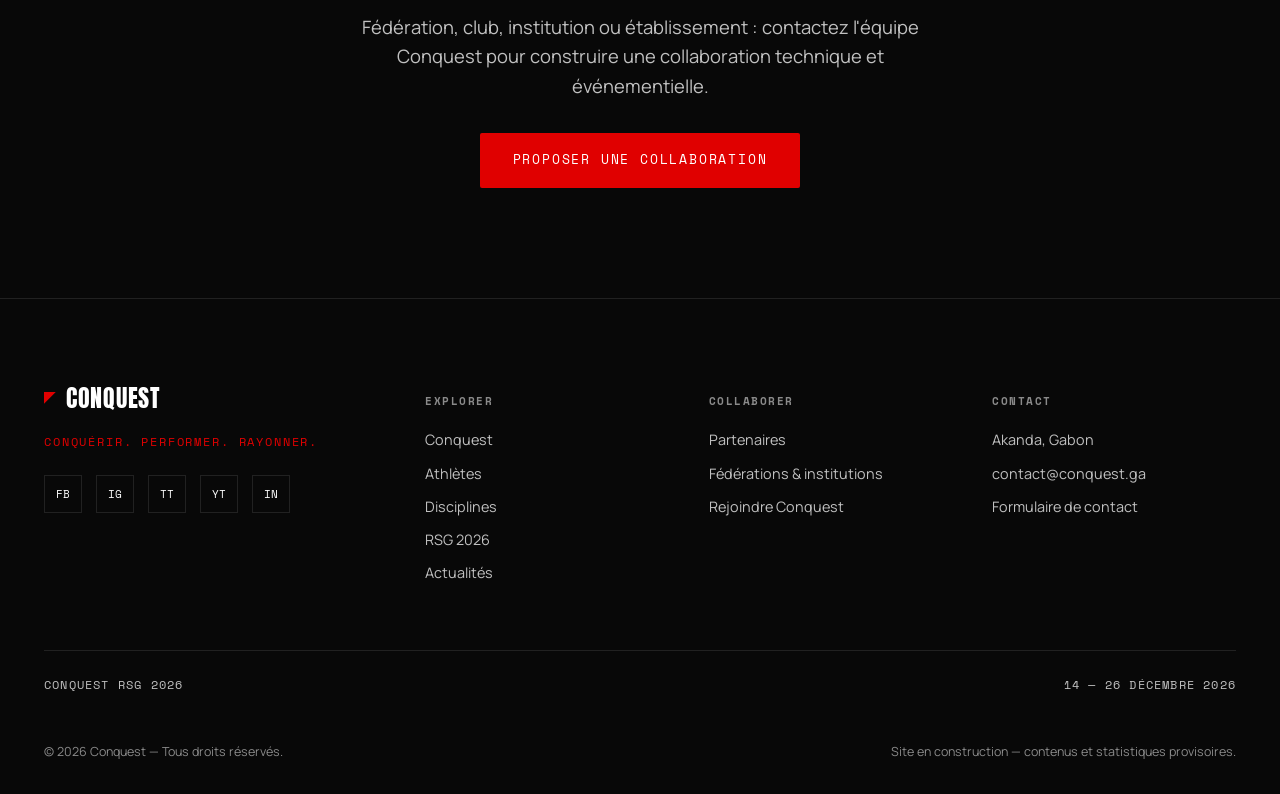
<file: federations.html>
<!DOCTYPE html>
<html lang="fr">
<head>
<meta charset="UTF-8">
<meta name="viewport" content="width=device-width, initial-scale=1.0">
<title>Fédérations &amp; institutions | CONQUEST</title>
<meta name="description" content="Conquest agit en complément des fédérations, clubs et institutions sportives gabonaises. Proposez une collaboration.">
<link rel="canonical" href="/federations.html">
<link rel="stylesheet" href="css/style.css">
</head>
<body>

<header class="site-header">
  <div class="container">
    <a href="index.html" class="logo" aria-label="CONQUEST — Accueil"><span class="mark" aria-hidden="true"></span>CONQUEST</a>
    <nav class="nav-desktop" aria-label="Navigation principale">
      <ul class="nav-links">
        <li><a href="conquest.html">Conquest</a></li>
        <li><a href="athletes.html">Nos athlètes</a></li>
        <li><a href="disciplines.html">Disciplines</a></li>
        <li><a href="rsg.html">RSG 2026</a></li>
        <li><a href="actualites.html">Actualités</a></li>
        <li><a href="partenaires.html">Partenaires</a></li>
      </ul>
      <a href="rejoindre.html" class="btn btn-primary">Rejoindre Conquest</a>
    </nav>
    <button class="burger" aria-label="Ouvrir le menu" aria-expanded="false"><span></span><span></span><span></span></button>
  </div>
</header>

<div class="mobile-panel" aria-hidden="true">
  <a href="index.html">Accueil</a>
  <a href="conquest.html">Conquest</a>
  <a href="athletes.html">Nos athlètes</a>
  <a href="disciplines.html">Disciplines</a>
  <a href="rsg.html">RSG 2026</a>
  <a href="actualites.html">Actualités</a>
  <a href="partenaires.html">Partenaires</a>
  <a href="rejoindre.html" class="btn btn-primary btn-block">Rejoindre Conquest</a>
  <a href="rejoindre.html#contact">Contact</a>
</div>

<main>
  <section class="page-hero">
    <div class="container">
      <div class="eyebrow">Fédérations &amp; institutions</div>
      <h1>Construisons<br>le sport ensemble.</h1>
      <p class="lede mt" style="margin-top:24px;">Conquest agit en complément des fédérations, clubs et institutions sportives afin de développer la pratique, la visibilité et les opportunités offertes aux sportifs.</p>
    </div>
  </section>

  <section>
    <div class="container">
      <div class="actor-grid reveal" style="margin-top:0;">
        <div class="actor-chip">Fédérations</div>
        <div class="actor-chip">Clubs</div>
        <div class="actor-chip">Institutions</div>
        <div class="actor-chip">Entreprises</div>
        <div class="actor-chip">Établissements</div>
        <div class="actor-chip">Associations</div>
      </div>
    </div>
  </section>

  <section class="section-alt">
    <div class="container">
      <div class="section-head reveal"><h2 class="max-w">Ce que Conquest apporte</h2></div>
      <div class="grid-3 reveal">
        <div class="card"><h3>Visibilité</h3><p>Communication, contenu photo/vidéo et mise en avant des disciplines auprès d'un public élargi.</p></div>
        <div class="card"><h3>Nouveaux pratiquants</h3><p>Détection et orientation de nouveaux sportifs vers les clubs et fédérations partenaires.</p></div>
        <div class="card"><h3>Événements &amp; partenaires</h3><p>Organisation d'événements, recherche de sponsors et animation autour de la discipline.</p></div>
      </div>
    </div>
  </section>

  <section>
    <div class="container reveal center max-w">
      <h2>Proposer une collaboration</h2>
      <p class="lede center" style="margin:20px auto 0;">Fédération, club, institution ou établissement : contactez l'équipe Conquest pour construire une collaboration technique et événementielle.</p>
      <div class="btn-row" style="justify-content:center; margin-top:32px;">
        <a href="rejoindre.html#contact" class="btn btn-primary">Proposer une collaboration</a>
      </div>
    </div>
  </section>
</main>

<footer class="site-footer">
  <div class="container">
    <div class="footer-top">
      <div class="footer-brand">
        <div class="logo"><span class="mark" aria-hidden="true"></span>CONQUEST</div>
        <div class="footer-sign">Conquérir. Performer. Rayonner.</div>
        <div class="social-row mt" style="margin-top:24px;">
          <a href="#" aria-label="Facebook">FB</a>
          <a href="#" aria-label="Instagram">IG</a>
          <a href="#" aria-label="TikTok">TT</a>
          <a href="#" aria-label="YouTube">YT</a>
          <a href="#" aria-label="LinkedIn">IN</a>
        </div>
      </div>
      <div class="footer-col">
        <h4>Explorer</h4>
        <a href="conquest.html">Conquest</a>
        <a href="athletes.html">Athlètes</a>
        <a href="disciplines.html">Disciplines</a>
        <a href="rsg.html">RSG 2026</a>
        <a href="actualites.html">Actualités</a>
      </div>
      <div class="footer-col">
        <h4>Collaborer</h4>
        <a href="partenaires.html">Partenaires</a>
        <a href="federations.html">Fédérations &amp; institutions</a>
        <a href="rejoindre.html">Rejoindre Conquest</a>
      </div>
      <div class="footer-col">
        <h4>Contact</h4>
        <p>Akanda, Gabon</p>
        <a href="mailto:contact@conquest.ga">contact@conquest.ga</a>
        <a href="rejoindre.html#contact">Formulaire de contact</a>
      </div>
    </div>
    <div class="footer-rsg"><span>Conquest RSG 2026</span><span>14 — 26 Décembre 2026</span></div>
    <div class="footer-bottom">
      <span>© 2026 Conquest — Tous droits réservés.</span>
      <span>Site en construction — contenus et statistiques provisoires.</span>
    </div>
  </div>
</footer>

<script src="js/main.js"></script>
</body>
</html>
</file>
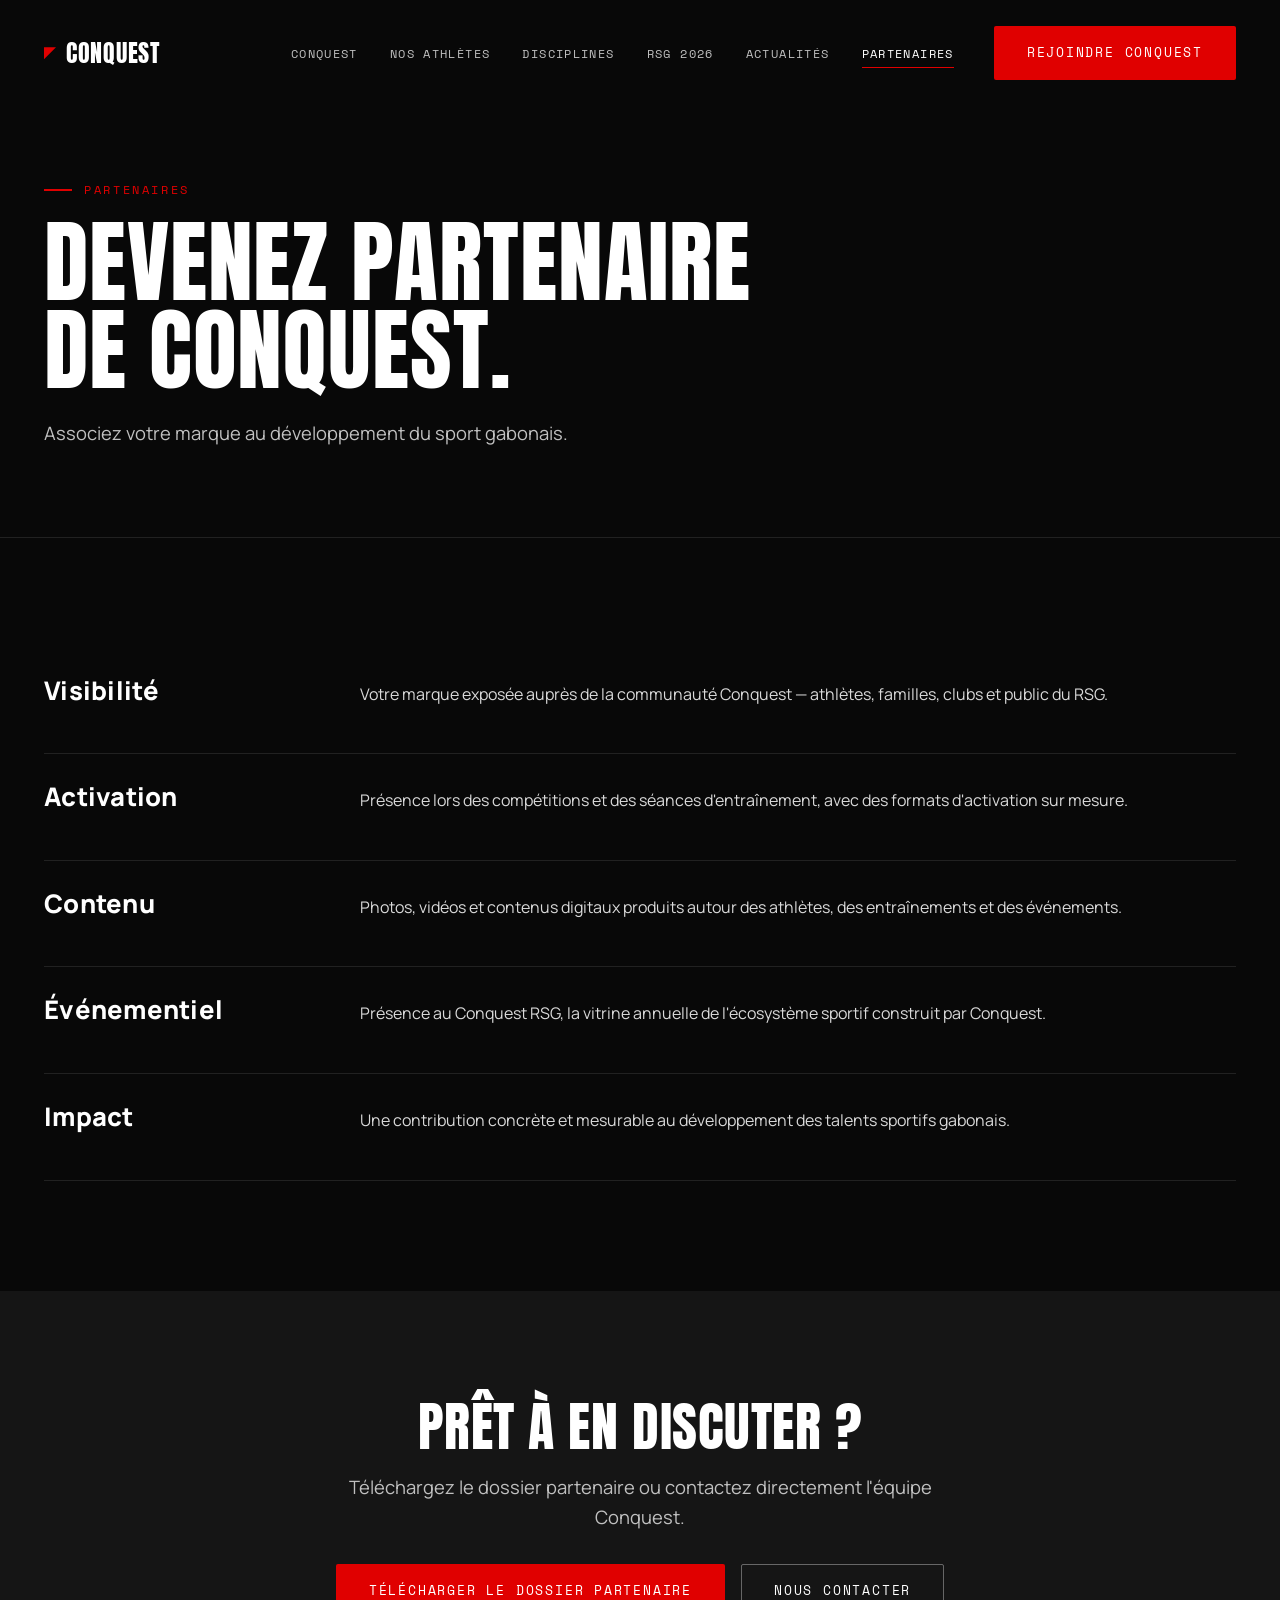
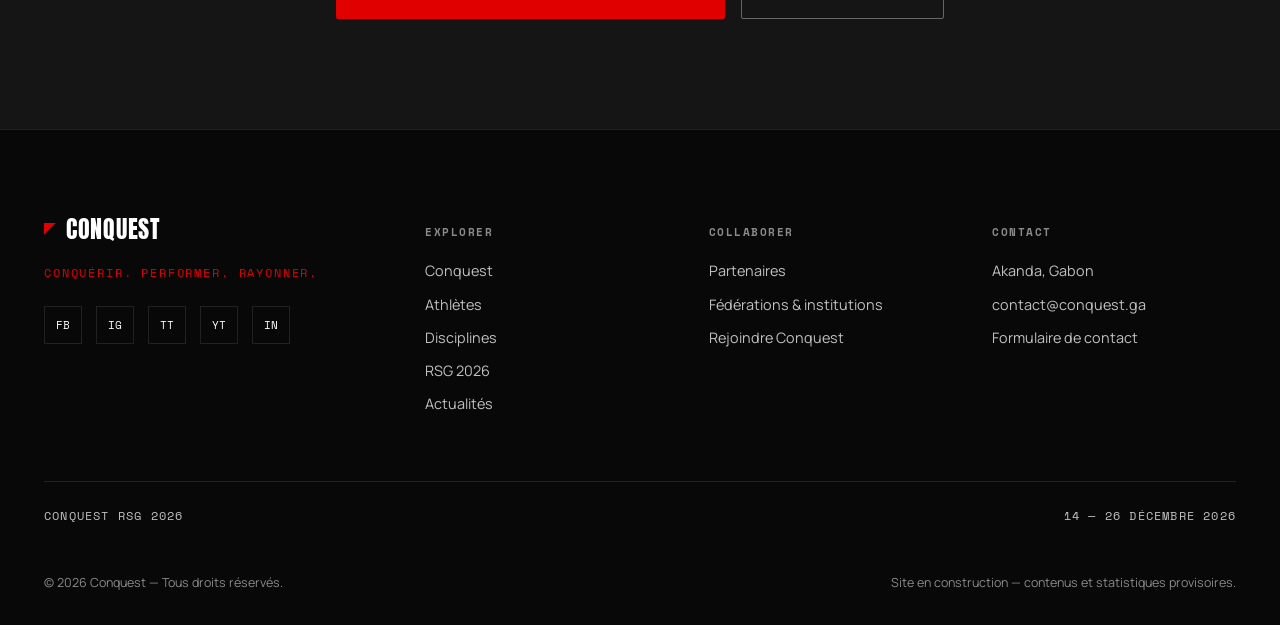
<file: partenaires.html>
<!DOCTYPE html>
<html lang="fr">
<head>
<meta charset="UTF-8">
<meta name="viewport" content="width=device-width, initial-scale=1.0">
<title>Devenez partenaire de Conquest | CONQUEST</title>
<meta name="description" content="Associez votre marque au développement du sport gabonais : visibilité, activation, contenu et présence au Conquest RSG 2026.">
<link rel="canonical" href="/partenaires.html">
<link rel="stylesheet" href="css/style.css">
</head>
<body>

<header class="site-header">
  <div class="container">
    <a href="index.html" class="logo" aria-label="CONQUEST — Accueil"><span class="mark" aria-hidden="true"></span>CONQUEST</a>
    <nav class="nav-desktop" aria-label="Navigation principale">
      <ul class="nav-links">
        <li><a href="conquest.html">Conquest</a></li>
        <li><a href="athletes.html">Nos athlètes</a></li>
        <li><a href="disciplines.html">Disciplines</a></li>
        <li><a href="rsg.html">RSG 2026</a></li>
        <li><a href="actualites.html">Actualités</a></li>
        <li><a href="partenaires.html" class="active">Partenaires</a></li>
      </ul>
      <a href="rejoindre.html" class="btn btn-primary">Rejoindre Conquest</a>
    </nav>
    <button class="burger" aria-label="Ouvrir le menu" aria-expanded="false"><span></span><span></span><span></span></button>
  </div>
</header>

<div class="mobile-panel" aria-hidden="true">
  <a href="index.html">Accueil</a>
  <a href="conquest.html">Conquest</a>
  <a href="athletes.html">Nos athlètes</a>
  <a href="disciplines.html">Disciplines</a>
  <a href="rsg.html">RSG 2026</a>
  <a href="actualites.html">Actualités</a>
  <a href="partenaires.html">Partenaires</a>
  <a href="rejoindre.html" class="btn btn-primary btn-block">Rejoindre Conquest</a>
  <a href="rejoindre.html#contact">Contact</a>
</div>

<main>
  <section class="page-hero">
    <div class="container">
      <div class="eyebrow">Partenaires</div>
      <h1>Devenez partenaire<br>de Conquest.</h1>
      <p class="lede mt" style="margin-top:24px;">Associez votre marque au développement du sport gabonais.</p>
    </div>
  </section>

  <section>
    <div class="container">
      <div class="benefit-row reveal">
        <h3>Visibilité</h3>
        <p>Votre marque exposée auprès de la communauté Conquest — athlètes, familles, clubs et public du RSG.</p>
      </div>
      <div class="benefit-row reveal">
        <h3>Activation</h3>
        <p>Présence lors des compétitions et des séances d'entraînement, avec des formats d'activation sur mesure.</p>
      </div>
      <div class="benefit-row reveal">
        <h3>Contenu</h3>
        <p>Photos, vidéos et contenus digitaux produits autour des athlètes, des entraînements et des événements.</p>
      </div>
      <div class="benefit-row reveal">
        <h3>Événementiel</h3>
        <p>Présence au Conquest RSG, la vitrine annuelle de l'écosystème sportif construit par Conquest.</p>
      </div>
      <div class="benefit-row reveal">
        <h3>Impact</h3>
        <p>Une contribution concrète et mesurable au développement des talents sportifs gabonais.</p>
      </div>
    </div>
  </section>

  <section class="section-alt">
    <div class="container reveal center max-w">
      <h2>Prêt à en discuter ?</h2>
      <p class="lede center" style="margin:20px auto 0;">Téléchargez le dossier partenaire ou contactez directement l'équipe Conquest.</p>
      <div class="btn-row" style="justify-content:center; margin-top:32px;">
        <a href="#" class="btn btn-primary">Télécharger le dossier partenaire</a>
        <a href="rejoindre.html#contact" class="btn btn-ghost">Nous contacter</a>
      </div>
    </div>
  </section>
</main>

<footer class="site-footer">
  <div class="container">
    <div class="footer-top">
      <div class="footer-brand">
        <div class="logo"><span class="mark" aria-hidden="true"></span>CONQUEST</div>
        <div class="footer-sign">Conquérir. Performer. Rayonner.</div>
        <div class="social-row mt" style="margin-top:24px;">
          <a href="#" aria-label="Facebook">FB</a>
          <a href="#" aria-label="Instagram">IG</a>
          <a href="#" aria-label="TikTok">TT</a>
          <a href="#" aria-label="YouTube">YT</a>
          <a href="#" aria-label="LinkedIn">IN</a>
        </div>
      </div>
      <div class="footer-col">
        <h4>Explorer</h4>
        <a href="conquest.html">Conquest</a>
        <a href="athletes.html">Athlètes</a>
        <a href="disciplines.html">Disciplines</a>
        <a href="rsg.html">RSG 2026</a>
        <a href="actualites.html">Actualités</a>
      </div>
      <div class="footer-col">
        <h4>Collaborer</h4>
        <a href="partenaires.html">Partenaires</a>
        <a href="federations.html">Fédérations &amp; institutions</a>
        <a href="rejoindre.html">Rejoindre Conquest</a>
      </div>
      <div class="footer-col">
        <h4>Contact</h4>
        <p>Akanda, Gabon</p>
        <a href="mailto:contact@conquest.ga">contact@conquest.ga</a>
        <a href="rejoindre.html#contact">Formulaire de contact</a>
      </div>
    </div>
    <div class="footer-rsg"><span>Conquest RSG 2026</span><span>14 — 26 Décembre 2026</span></div>
    <div class="footer-bottom">
      <span>© 2026 Conquest — Tous droits réservés.</span>
      <span>Site en construction — contenus et statistiques provisoires.</span>
    </div>
  </div>
</footer>

<script src="js/main.js"></script>
</body>
</html>
</file>
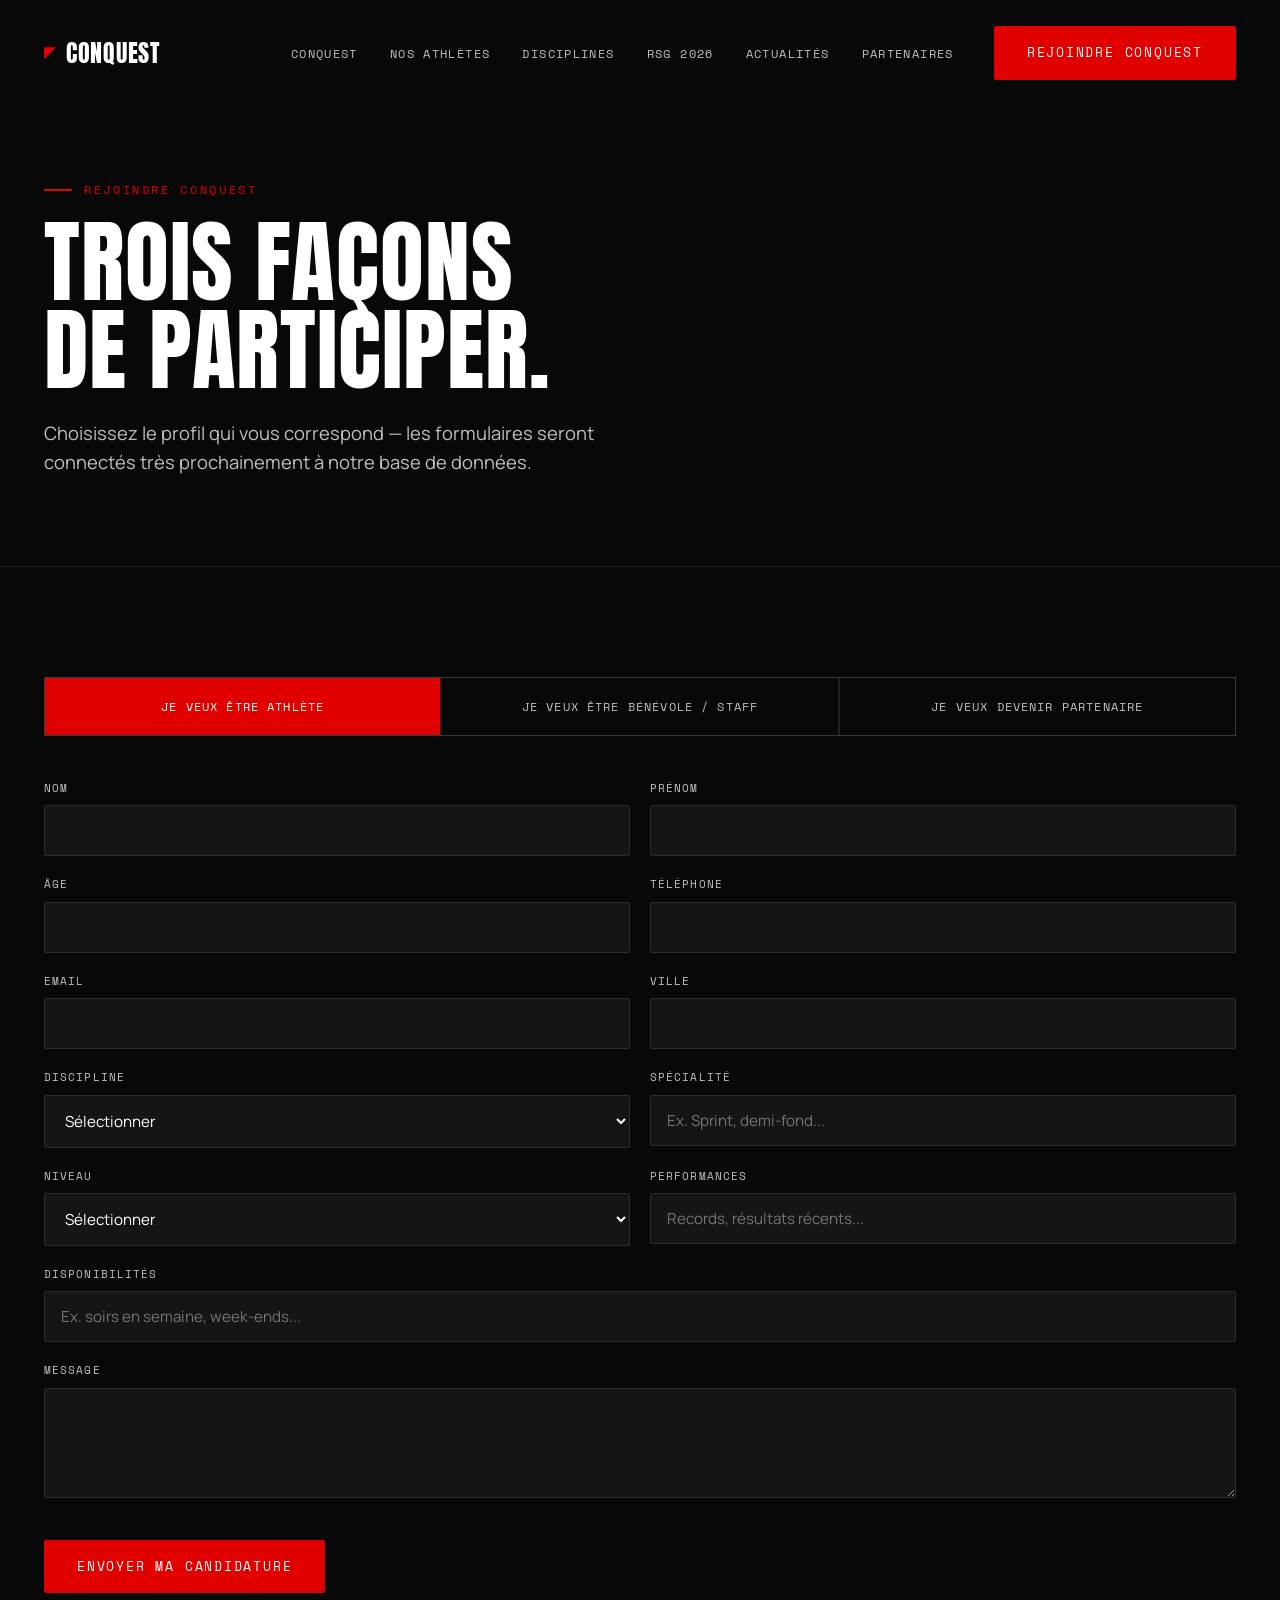
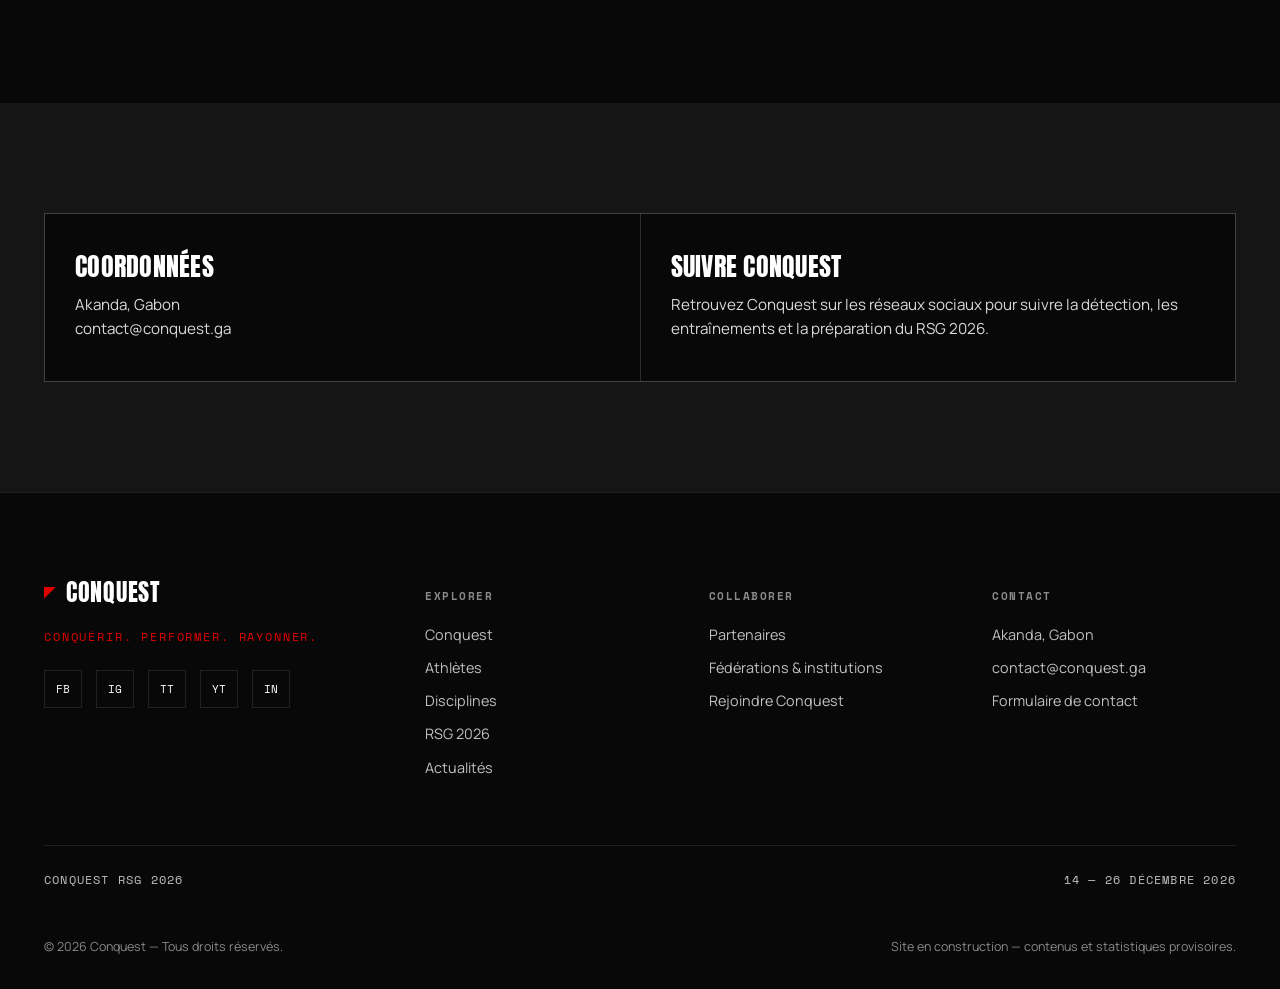
<file: rejoindre.html>
<!DOCTYPE html>
<html lang="fr">
<head>
<meta charset="UTF-8">
<meta name="viewport" content="width=device-width, initial-scale=1.0">
<title>Rejoindre Conquest | CONQUEST</title>
<meta name="description" content="Devenez athlète, bénévole/staff ou partenaire de Conquest. Inscrivez-vous et participez à la construction du sport gabonais.">
<link rel="canonical" href="/rejoindre.html">
<link rel="stylesheet" href="css/style.css">
</head>
<body>

<header class="site-header">
  <div class="container">
    <a href="index.html" class="logo" aria-label="CONQUEST — Accueil"><span class="mark" aria-hidden="true"></span>CONQUEST</a>
    <nav class="nav-desktop" aria-label="Navigation principale">
      <ul class="nav-links">
        <li><a href="conquest.html">Conquest</a></li>
        <li><a href="athletes.html">Nos athlètes</a></li>
        <li><a href="disciplines.html">Disciplines</a></li>
        <li><a href="rsg.html">RSG 2026</a></li>
        <li><a href="actualites.html">Actualités</a></li>
        <li><a href="partenaires.html">Partenaires</a></li>
      </ul>
      <a href="rejoindre.html" class="btn btn-primary">Rejoindre Conquest</a>
    </nav>
    <button class="burger" aria-label="Ouvrir le menu" aria-expanded="false"><span></span><span></span><span></span></button>
  </div>
</header>

<div class="mobile-panel" aria-hidden="true">
  <a href="index.html">Accueil</a>
  <a href="conquest.html">Conquest</a>
  <a href="athletes.html">Nos athlètes</a>
  <a href="disciplines.html">Disciplines</a>
  <a href="rsg.html">RSG 2026</a>
  <a href="actualites.html">Actualités</a>
  <a href="partenaires.html">Partenaires</a>
  <a href="rejoindre.html" class="btn btn-primary btn-block">Rejoindre Conquest</a>
  <a href="rejoindre.html#contact">Contact</a>
</div>

<main>
  <section class="page-hero">
    <div class="container">
      <div class="eyebrow">Rejoindre Conquest</div>
      <h1>Trois façons<br>de participer.</h1>
      <p class="lede mt" style="margin-top:24px;">Choisissez le profil qui vous correspond — les formulaires seront connectés très prochainement à notre base de données.</p>
    </div>
  </section>

  <section id="contact">
    <div class="container">
      <div class="tabs reveal">
        <button class="tab-btn is-active" data-tab="panel-athlete">Je veux être athlète</button>
        <button class="tab-btn" data-tab="panel-benevole">Je veux être bénévole / staff</button>
        <button class="tab-btn" data-tab="panel-partenaire">Je veux devenir partenaire</button>
      </div>

      <!-- ATHLETE -->
      <div class="tab-panel is-active" id="panel-athlete">
        <form data-conquest-form>
          <div class="form-grid">
            <div class="field"><label for="a-nom">Nom</label><input id="a-nom" name="nom" type="text" required></div>
            <div class="field"><label for="a-prenom">Prénom</label><input id="a-prenom" name="prenom" type="text" required></div>
            <div class="field"><label for="a-age">Âge</label><input id="a-age" name="age" type="number" min="5" max="80" required></div>
            <div class="field"><label for="a-tel">Téléphone</label><input id="a-tel" name="telephone" type="tel" required></div>
            <div class="field"><label for="a-email">Email</label><input id="a-email" name="email" type="email" required></div>
            <div class="field"><label for="a-ville">Ville</label><input id="a-ville" name="ville" type="text" required></div>
            <div class="field">
              <label for="a-discipline">Discipline</label>
              <select id="a-discipline" name="discipline" required>
                <option value="">Sélectionner</option>
                <option>Athlétisme</option>
                <option>Rugby</option>
                <option>Basketball</option>
                <option>Football</option>
                <option>Tennis</option>
                <option>Autre</option>
              </select>
            </div>
            <div class="field"><label for="a-specialite">Spécialité</label><input id="a-specialite" name="specialite" type="text" placeholder="Ex. Sprint, demi-fond..."></div>
            <div class="field">
              <label for="a-niveau">Niveau</label>
              <select id="a-niveau" name="niveau" required>
                <option value="">Sélectionner</option>
                <option>Débutant</option>
                <option>Intermédiaire</option>
                <option>Confirmé</option>
                <option>Compétition</option>
              </select>
            </div>
            <div class="field"><label for="a-perf">Performances</label><input id="a-perf" name="performances" type="text" placeholder="Records, résultats récents..."></div>
            <div class="field full"><label for="a-dispo">Disponibilités</label><input id="a-dispo" name="disponibilites" type="text" placeholder="Ex. soirs en semaine, week-ends..."></div>
            <div class="field full"><label for="a-msg">Message</label><textarea id="a-msg" name="message"></textarea></div>
          </div>
          <p class="form-feedback form-note"></p>
          <button type="submit" class="btn btn-primary mt" style="margin-top:24px;">Envoyer ma candidature</button>
        </form>
      </div>

      <!-- BENEVOLE -->
      <div class="tab-panel" id="panel-benevole">
        <form data-conquest-form>
          <div class="form-grid">
            <div class="field"><label for="b-nom">Nom</label><input id="b-nom" name="nom" type="text" required></div>
            <div class="field"><label for="b-prenom">Prénom</label><input id="b-prenom" name="prenom" type="text" required></div>
            <div class="field"><label for="b-tel">Téléphone</label><input id="b-tel" name="telephone" type="tel" required></div>
            <div class="field"><label for="b-email">Email</label><input id="b-email" name="email" type="email" required></div>
            <div class="field"><label for="b-ville">Ville</label><input id="b-ville" name="ville" type="text" required></div>
            <div class="field">
              <label for="b-role">Domaine souhaité</label>
              <select id="b-role" name="role" required>
                <option value="">Sélectionner</option>
                <option>Encadrement sportif</option>
                <option>Organisation événementielle</option>
                <option>Communication / contenu</option>
                <option>Logistique</option>
                <option>Arbitrage</option>
                <option>Autre</option>
              </select>
            </div>
            <div class="field"><label for="b-dispo">Disponibilités</label><input id="b-dispo" name="disponibilites" type="text"></div>
            <div class="field full"><label for="b-msg">Message</label><textarea id="b-msg" name="message" placeholder="Expérience, motivation..."></textarea></div>
          </div>
          <p class="form-feedback form-note"></p>
          <button type="submit" class="btn btn-primary mt" style="margin-top:24px;">Envoyer ma candidature</button>
        </form>
      </div>

      <!-- PARTENAIRE -->
      <div class="tab-panel" id="panel-partenaire">
        <form data-conquest-form>
          <div class="form-grid">
            <div class="field"><label for="p-org">Organisation</label><input id="p-org" name="organisation" type="text" required></div>
            <div class="field"><label for="p-contact">Nom du contact</label><input id="p-contact" name="contact" type="text" required></div>
            <div class="field"><label for="p-tel">Téléphone</label><input id="p-tel" name="telephone" type="tel" required></div>
            <div class="field"><label for="p-email">Email</label><input id="p-email" name="email" type="email" required></div>
            <div class="field full">
              <label for="p-type">Type de collaboration envisagée</label>
              <select id="p-type" name="type_collaboration" required>
                <option value="">Sélectionner</option>
                <option>Sponsor / partenaire financier</option>
                <option>Partenaire matériel / logistique</option>
                <option>Fédération / institution</option>
                <option>Média / communication</option>
                <option>Autre</option>
              </select>
            </div>
            <div class="field full"><label for="p-msg">Message</label><textarea id="p-msg" name="message"></textarea></div>
          </div>
          <p class="form-feedback form-note"></p>
          <button type="submit" class="btn btn-primary mt" style="margin-top:24px;">Envoyer ma demande</button>
        </form>
      </div>
    </div>
  </section>

  <section class="section-alt">
    <div class="container">
      <div class="grid-2 reveal">
        <div class="card">
          <h3>Coordonnées</h3>
          <p>Akanda, Gabon<br>contact@conquest.ga</p>
        </div>
        <div class="card">
          <h3>Suivre Conquest</h3>
          <p>Retrouvez Conquest sur les réseaux sociaux pour suivre la détection, les entraînements et la préparation du RSG 2026.</p>
        </div>
      </div>
    </div>
  </section>
</main>

<footer class="site-footer">
  <div class="container">
    <div class="footer-top">
      <div class="footer-brand">
        <div class="logo"><span class="mark" aria-hidden="true"></span>CONQUEST</div>
        <div class="footer-sign">Conquérir. Performer. Rayonner.</div>
        <div class="social-row mt" style="margin-top:24px;">
          <a href="#" aria-label="Facebook">FB</a>
          <a href="#" aria-label="Instagram">IG</a>
          <a href="#" aria-label="TikTok">TT</a>
          <a href="#" aria-label="YouTube">YT</a>
          <a href="#" aria-label="LinkedIn">IN</a>
        </div>
      </div>
      <div class="footer-col">
        <h4>Explorer</h4>
        <a href="conquest.html">Conquest</a>
        <a href="athletes.html">Athlètes</a>
        <a href="disciplines.html">Disciplines</a>
        <a href="rsg.html">RSG 2026</a>
        <a href="actualites.html">Actualités</a>
      </div>
      <div class="footer-col">
        <h4>Collaborer</h4>
        <a href="partenaires.html">Partenaires</a>
        <a href="federations.html">Fédérations &amp; institutions</a>
        <a href="rejoindre.html">Rejoindre Conquest</a>
      </div>
      <div class="footer-col">
        <h4>Contact</h4>
        <p>Akanda, Gabon</p>
        <a href="mailto:contact@conquest.ga">contact@conquest.ga</a>
        <a href="rejoindre.html#contact">Formulaire de contact</a>
      </div>
    </div>
    <div class="footer-rsg"><span>Conquest RSG 2026</span><span>14 — 26 Décembre 2026</span></div>
    <div class="footer-bottom">
      <span>© 2026 Conquest — Tous droits réservés.</span>
      <span>Site en construction — contenus et statistiques provisoires.</span>
    </div>
  </div>
</footer>

<script src="js/main.js"></script>
</body>
</html>
</file>
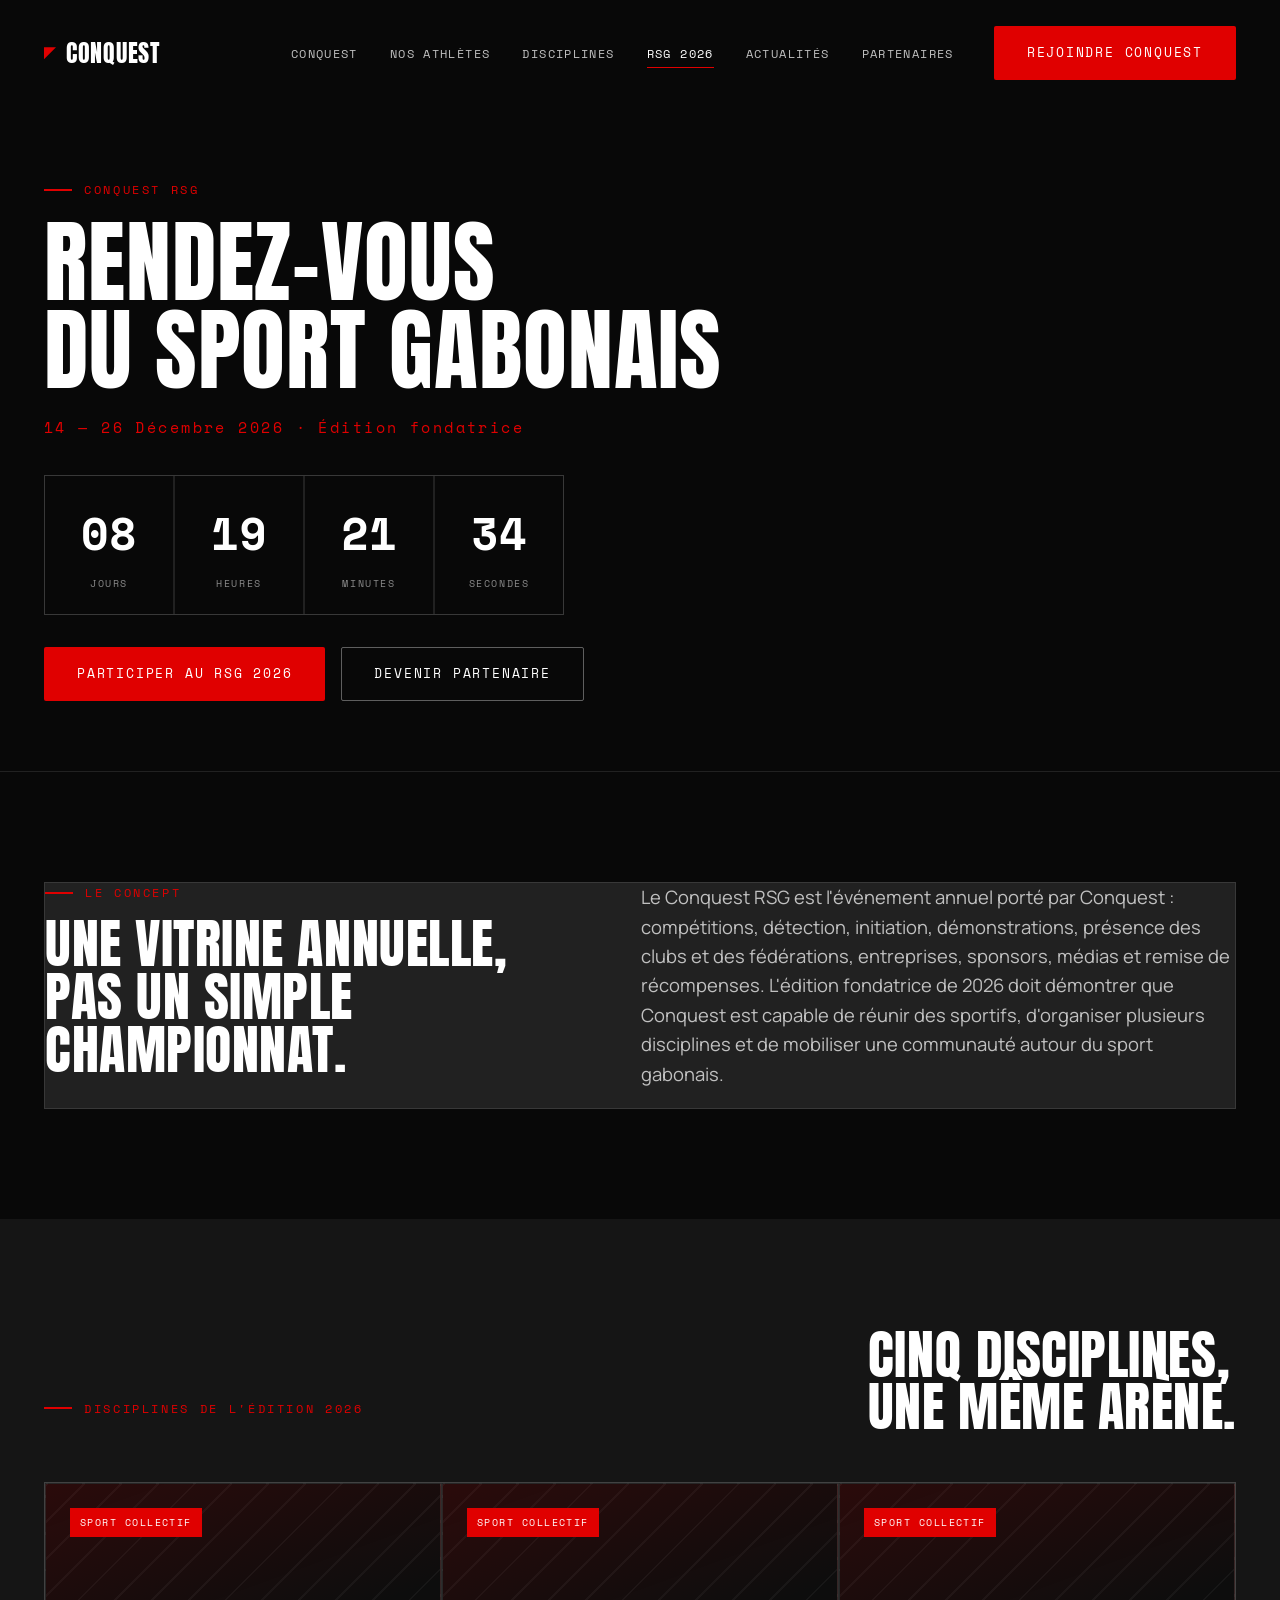
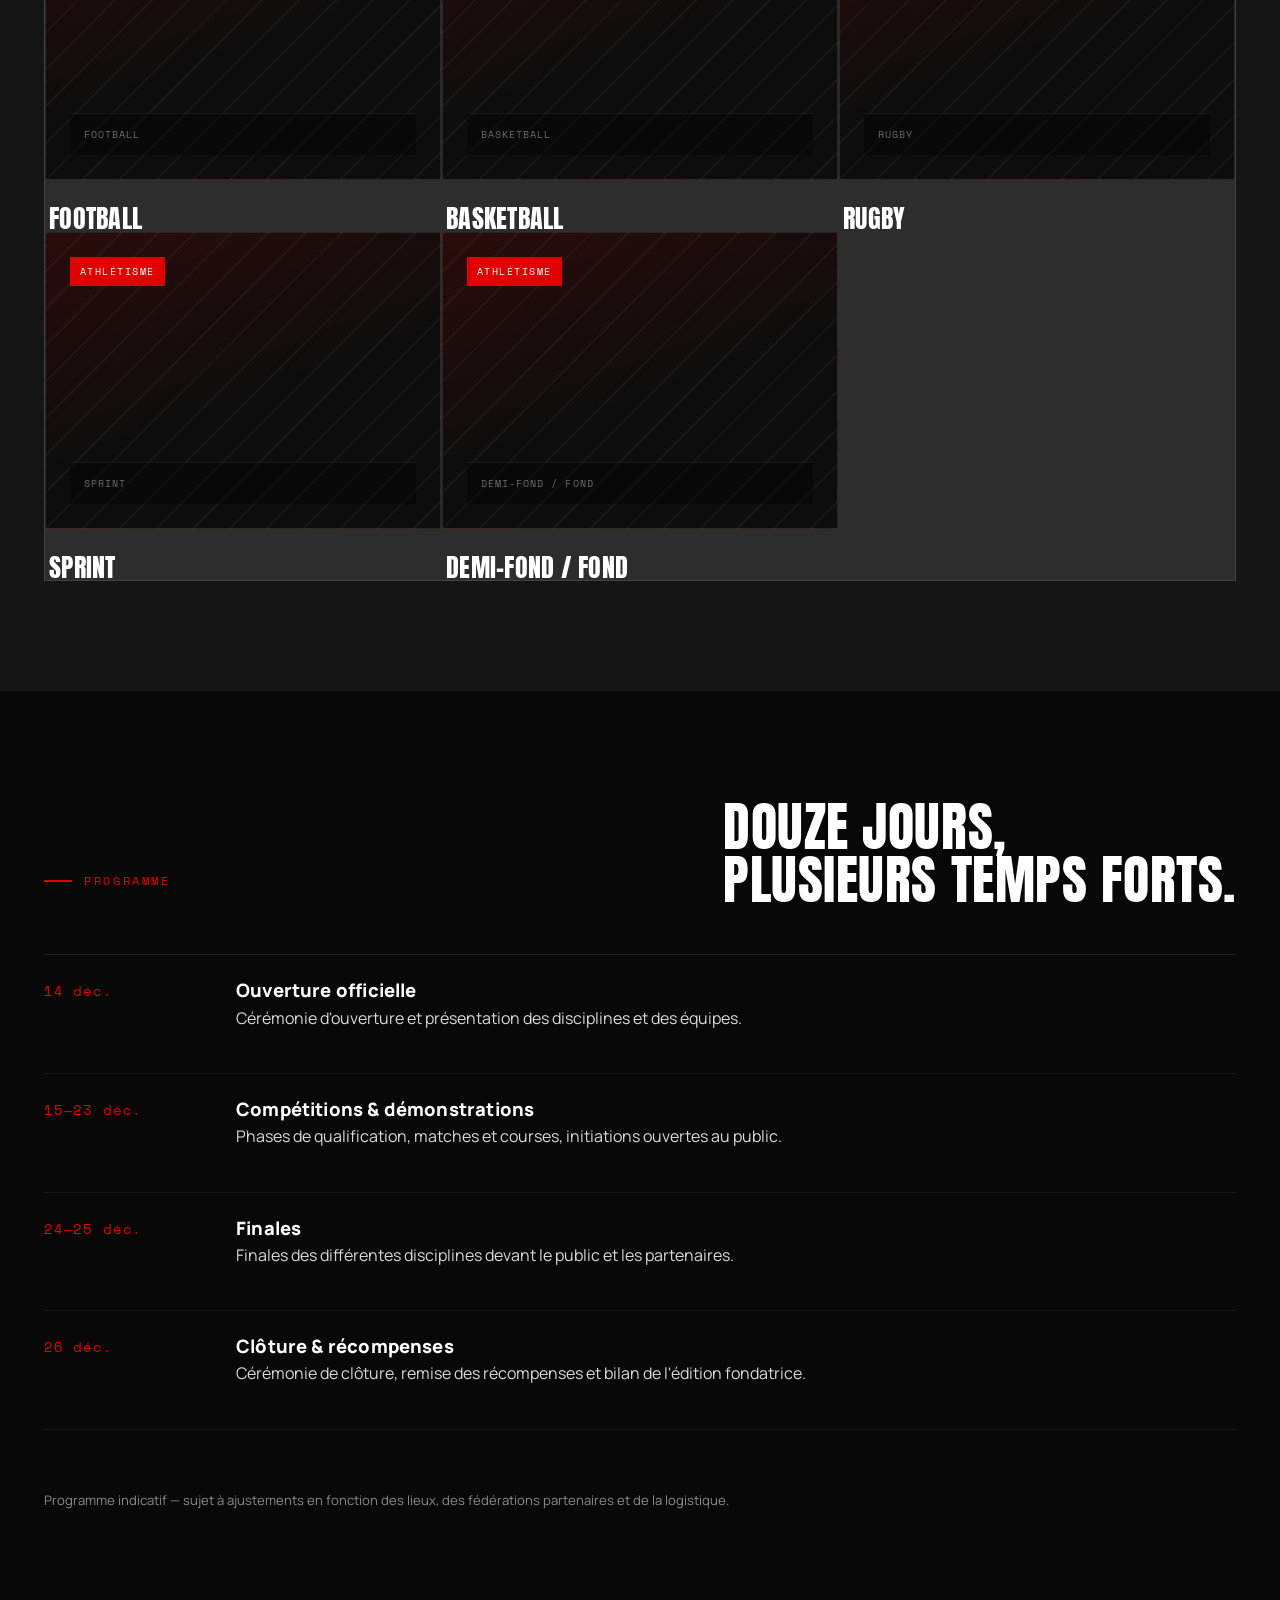
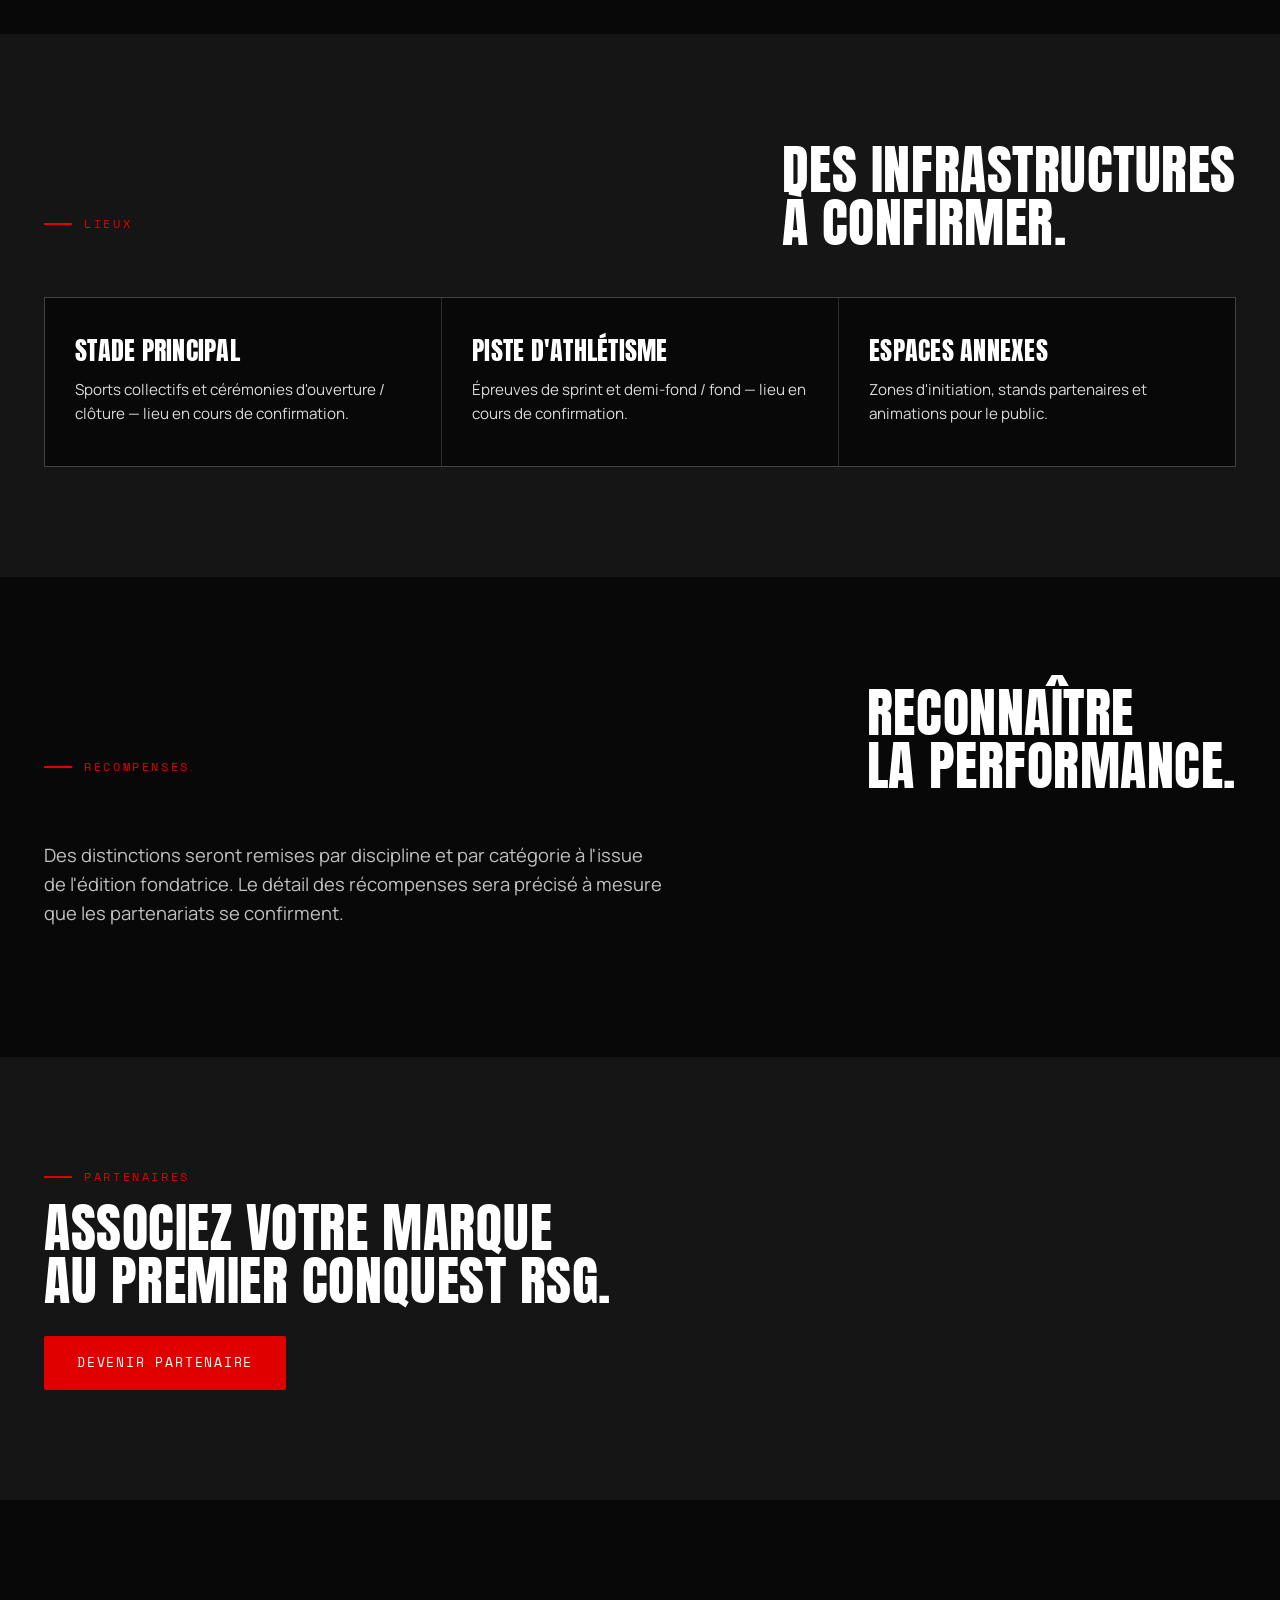
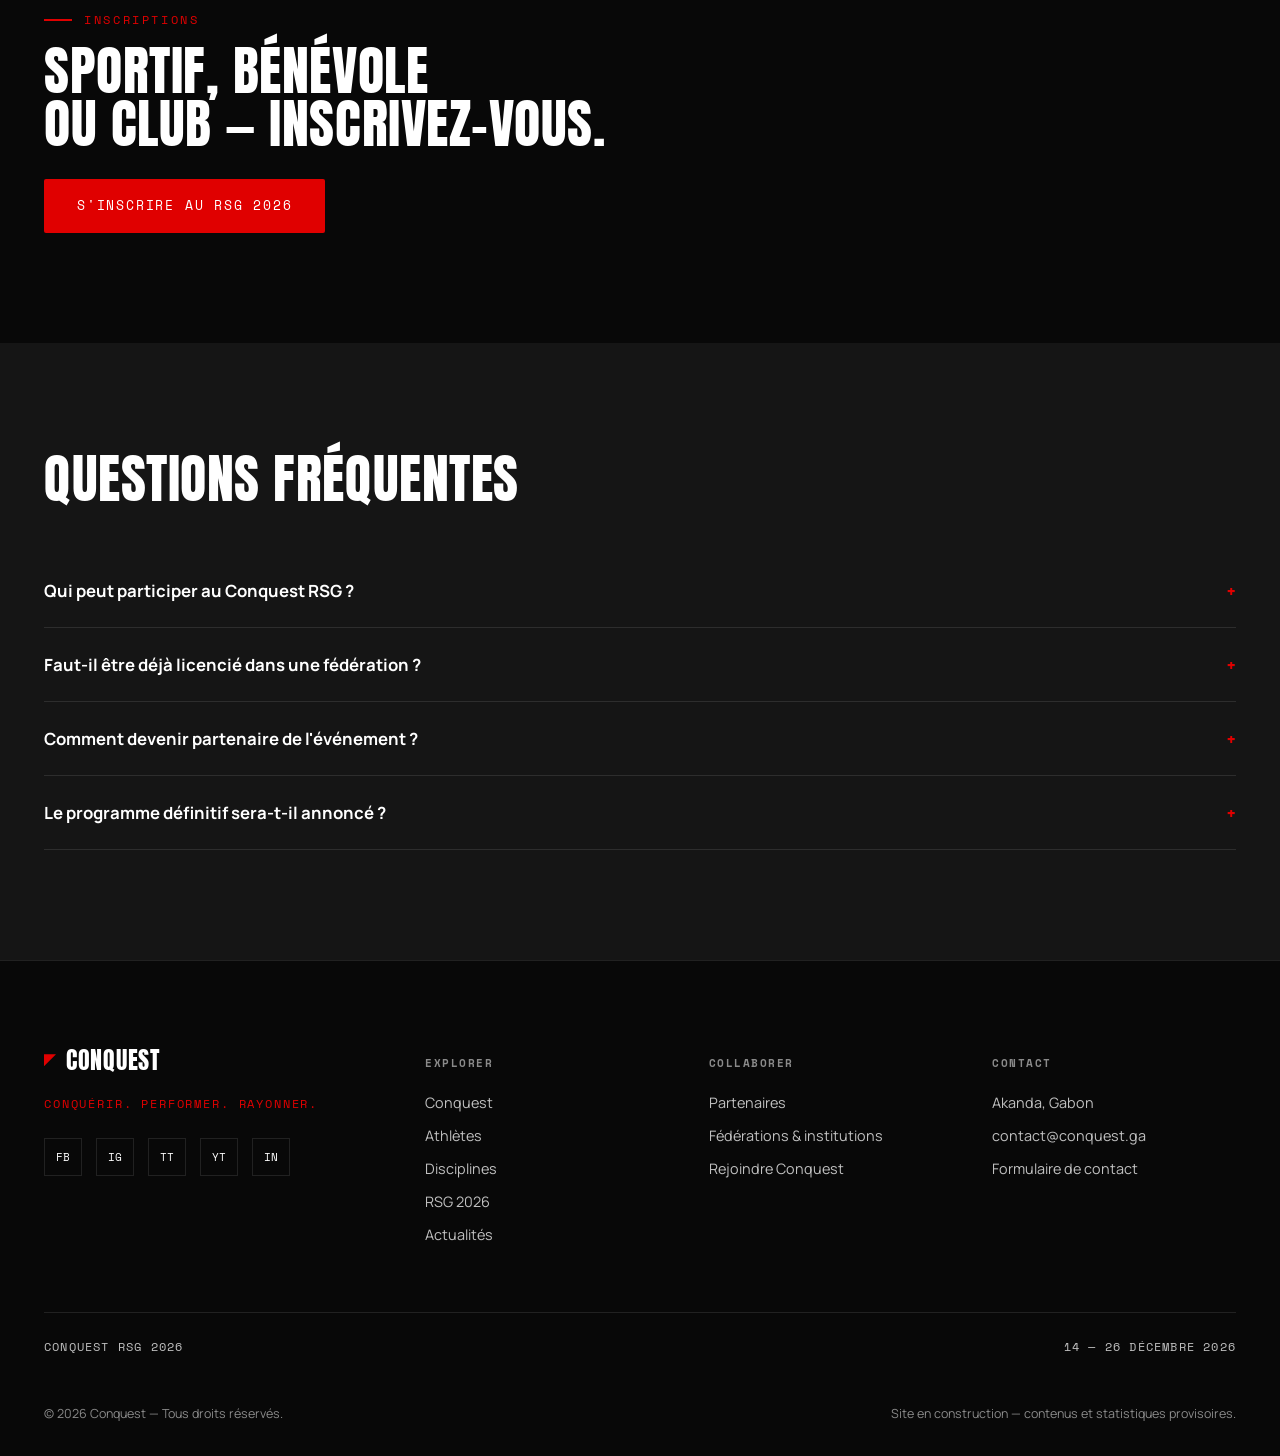
<file: rsg.html>
<!DOCTYPE html>
<html lang="fr">
<head>
<meta charset="UTF-8">
<meta name="viewport" content="width=device-width, initial-scale=1.0">
<title>Conquest RSG 2026 — Rendez-vous du Sport Gabonais | CONQUEST</title>
<meta name="description" content="Conquest RSG, le Rendez-vous du Sport Gabonais, du 14 au 26 décembre 2026 : concept, disciplines, programme, compétitions, inscriptions et partenaires.">
<link rel="canonical" href="/rsg.html">
<link rel="stylesheet" href="css/style.css">
</head>
<body>

<header class="site-header">
  <div class="container">
    <a href="index.html" class="logo" aria-label="CONQUEST — Accueil"><span class="mark" aria-hidden="true"></span>CONQUEST</a>
    <nav class="nav-desktop" aria-label="Navigation principale">
      <ul class="nav-links">
        <li><a href="conquest.html">Conquest</a></li>
        <li><a href="athletes.html">Nos athlètes</a></li>
        <li><a href="disciplines.html">Disciplines</a></li>
        <li><a href="rsg.html" class="active">RSG 2026</a></li>
        <li><a href="actualites.html">Actualités</a></li>
        <li><a href="partenaires.html">Partenaires</a></li>
      </ul>
      <a href="rejoindre.html" class="btn btn-primary">Rejoindre Conquest</a>
    </nav>
    <button class="burger" aria-label="Ouvrir le menu" aria-expanded="false"><span></span><span></span><span></span></button>
  </div>
</header>

<div class="mobile-panel" aria-hidden="true">
  <a href="index.html">Accueil</a>
  <a href="conquest.html">Conquest</a>
  <a href="athletes.html">Nos athlètes</a>
  <a href="disciplines.html">Disciplines</a>
  <a href="rsg.html">RSG 2026</a>
  <a href="actualites.html">Actualités</a>
  <a href="partenaires.html">Partenaires</a>
  <a href="rejoindre.html" class="btn btn-primary btn-block">Rejoindre Conquest</a>
  <a href="rejoindre.html#contact">Contact</a>
</div>

<main>

  <section class="page-hero">
    <div class="container">
      <div class="eyebrow">Conquest RSG</div>
      <h1>Rendez-vous<br>du Sport Gabonais</h1>
      <div class="rsg-dates mt" style="margin-top:20px;">14 — 26 Décembre 2026 · Édition fondatrice</div>
      <div class="scoreboard mt" style="max-width:520px; margin-top:36px;">
        <div class="cell"><div class="num" data-cd="days">--</div><div class="lbl">Jours</div></div>
        <div class="cell"><div class="num" data-cd="hours">--</div><div class="lbl">Heures</div></div>
        <div class="cell"><div class="num" data-cd="minutes">--</div><div class="lbl">Minutes</div></div>
        <div class="cell"><div class="num" data-cd="seconds">--</div><div class="lbl">Secondes</div></div>
      </div>
      <div class="btn-row mt" style="margin-top:32px;">
        <a href="rejoindre.html" class="btn btn-primary">Participer au RSG 2026</a>
        <a href="partenaires.html" class="btn btn-ghost">Devenir partenaire</a>
      </div>
    </div>
  </section>

  <!-- CONCEPT -->
  <section>
    <div class="container">
      <div class="grid-2 reveal">
        <div>
          <div class="eyebrow">Le concept</div>
          <h2>Une vitrine annuelle,<br>pas un simple championnat.</h2>
        </div>
        <p class="lede">Le Conquest RSG est l'événement annuel porté par Conquest : compétitions, détection, initiation, démonstrations, présence des clubs et des fédérations, entreprises, sponsors, médias et remise de récompenses. L'édition fondatrice de 2026 doit démontrer que Conquest est capable de réunir des sportifs, d'organiser plusieurs disciplines et de mobiliser une communauté autour du sport gabonais.</p>
      </div>
    </div>
  </section>

  <!-- DISCIPLINES -->
  <section class="section-alt">
    <div class="container">
      <div class="section-head reveal">
        <div class="eyebrow">Disciplines de l'édition 2026</div>
        <h2>Cinq disciplines,<br>une même arène.</h2>
      </div>
      <div class="grid-3 reveal">
        <div class="discipline-card"><div class="ph" data-ph="Football"><span class="tag">Sport collectif</span></div><div class="body"><h3>Football</h3></div></div>
        <div class="discipline-card"><div class="ph" data-ph="Basketball"><span class="tag">Sport collectif</span></div><div class="body"><h3>Basketball</h3></div></div>
        <div class="discipline-card"><div class="ph" data-ph="Rugby"><span class="tag">Sport collectif</span></div><div class="body"><h3>Rugby</h3></div></div>
        <div class="discipline-card"><div class="ph" data-ph="Sprint"><span class="tag">Athlétisme</span></div><div class="body"><h3>Sprint</h3></div></div>
        <div class="discipline-card"><div class="ph" data-ph="Demi-fond / fond"><span class="tag">Athlétisme</span></div><div class="body"><h3>Demi-fond / fond</h3></div></div>
      </div>
    </div>
  </section>

  <!-- PROGRAMME -->
  <section>
    <div class="container">
      <div class="section-head reveal">
        <div class="eyebrow">Programme</div>
        <h2>Douze jours,<br>plusieurs temps forts.</h2>
      </div>
      <div class="timeline reveal">
        <div class="timeline-row"><div class="when">14 déc.</div><div><h3>Ouverture officielle</h3><p>Cérémonie d'ouverture et présentation des disciplines et des équipes.</p></div></div>
        <div class="timeline-row"><div class="when">15—23 déc.</div><div><h3>Compétitions &amp; démonstrations</h3><p>Phases de qualification, matches et courses, initiations ouvertes au public.</p></div></div>
        <div class="timeline-row"><div class="when">24—25 déc.</div><div><h3>Finales</h3><p>Finales des différentes disciplines devant le public et les partenaires.</p></div></div>
        <div class="timeline-row"><div class="when">26 déc.</div><div><h3>Clôture &amp; récompenses</h3><p>Cérémonie de clôture, remise des récompenses et bilan de l'édition fondatrice.</p></div></div>
      </div>
      <p class="form-note mt">Programme indicatif — sujet à ajustements en fonction des lieux, des fédérations partenaires et de la logistique.</p>
    </div>
  </section>

  <!-- LIEUX -->
  <section class="section-alt">
    <div class="container">
      <div class="section-head reveal">
        <div class="eyebrow">Lieux</div>
        <h2>Des infrastructures<br>à confirmer.</h2>
      </div>
      <div class="grid-3 reveal">
        <div class="card"><h3>Stade principal</h3><p>Sports collectifs et cérémonies d'ouverture / clôture — lieu en cours de confirmation.</p></div>
        <div class="card"><h3>Piste d'athlétisme</h3><p>Épreuves de sprint et demi-fond / fond — lieu en cours de confirmation.</p></div>
        <div class="card"><h3>Espaces annexes</h3><p>Zones d'initiation, stands partenaires et animations pour le public.</p></div>
      </div>
    </div>
  </section>

  <!-- RÉCOMPENSES -->
  <section>
    <div class="container">
      <div class="section-head reveal">
        <div class="eyebrow">Récompenses</div>
        <h2>Reconnaître<br>la performance.</h2>
      </div>
      <p class="lede reveal">Des distinctions seront remises par discipline et par catégorie à l'issue de l'édition fondatrice. Le détail des récompenses sera précisé à mesure que les partenariats se confirment.</p>
    </div>
  </section>

  <!-- PARTENAIRES DU RSG -->
  <section class="section-alt">
    <div class="container reveal">
      <div class="eyebrow">Partenaires</div>
      <h2>Associez votre marque<br>au premier Conquest RSG.</h2>
      <div class="btn-row mt" style="margin-top:28px;">
        <a href="partenaires.html" class="btn btn-primary">Devenir partenaire</a>
      </div>
    </div>
  </section>

  <!-- INSCRIPTIONS -->
  <section>
    <div class="container reveal">
      <div class="eyebrow">Inscriptions</div>
      <h2>Sportif, bénévole<br>ou club — inscrivez-vous.</h2>
      <div class="btn-row mt" style="margin-top:28px;">
        <a href="rejoindre.html" class="btn btn-primary">S'inscrire au RSG 2026</a>
      </div>
    </div>
  </section>

  <!-- FAQ -->
  <section class="section-alt">
    <div class="container">
      <div class="section-head reveal"><h2 class="max-w">Questions fréquentes</h2></div>
      <div class="reveal">
        <div class="faq-item">
          <button class="faq-q">Qui peut participer au Conquest RSG ?<span class="plus">+</span></button>
          <div class="faq-a"><p>Le RSG s'adresse aux athlètes en détection chez Conquest, aux clubs partenaires, ainsi qu'au public souhaitant découvrir les disciplines à travers les initiations.</p></div>
        </div>
        <div class="faq-item">
          <button class="faq-q">Faut-il être déjà licencié dans une fédération ?<span class="plus">+</span></button>
          <div class="faq-a"><p>Non. Conquest accompagne aussi les sportifs en phase de découverte ; la licence fédérale intervient ensuite selon la discipline et le niveau.</p></div>
        </div>
        <div class="faq-item">
          <button class="faq-q">Comment devenir partenaire de l'événement ?<span class="plus">+</span></button>
          <div class="faq-a"><p>Rendez-vous sur la page Partenaires pour découvrir les formules de collaboration et télécharger le dossier partenaire.</p></div>
        </div>
        <div class="faq-item">
          <button class="faq-q">Le programme définitif sera-t-il annoncé ?<span class="plus">+</span></button>
          <div class="faq-a"><p>Oui, le programme détaillé (horaires, lieux, disciplines) sera publié à l'approche de l'événement sur cette page et via les actualités.</p></div>
        </div>
      </div>
    </div>
  </section>

</main>

<footer class="site-footer">
  <div class="container">
    <div class="footer-top">
      <div class="footer-brand">
        <div class="logo"><span class="mark" aria-hidden="true"></span>CONQUEST</div>
        <div class="footer-sign">Conquérir. Performer. Rayonner.</div>
        <div class="social-row mt" style="margin-top:24px;">
          <a href="#" aria-label="Facebook">FB</a>
          <a href="#" aria-label="Instagram">IG</a>
          <a href="#" aria-label="TikTok">TT</a>
          <a href="#" aria-label="YouTube">YT</a>
          <a href="#" aria-label="LinkedIn">IN</a>
        </div>
      </div>
      <div class="footer-col">
        <h4>Explorer</h4>
        <a href="conquest.html">Conquest</a>
        <a href="athletes.html">Athlètes</a>
        <a href="disciplines.html">Disciplines</a>
        <a href="rsg.html">RSG 2026</a>
        <a href="actualites.html">Actualités</a>
      </div>
      <div class="footer-col">
        <h4>Collaborer</h4>
        <a href="partenaires.html">Partenaires</a>
        <a href="federations.html">Fédérations &amp; institutions</a>
        <a href="rejoindre.html">Rejoindre Conquest</a>
      </div>
      <div class="footer-col">
        <h4>Contact</h4>
        <p>Akanda, Gabon</p>
        <a href="mailto:contact@conquest.ga">contact@conquest.ga</a>
        <a href="rejoindre.html#contact">Formulaire de contact</a>
      </div>
    </div>
    <div class="footer-rsg"><span>Conquest RSG 2026</span><span>14 — 26 Décembre 2026</span></div>
    <div class="footer-bottom">
      <span>© 2026 Conquest — Tous droits réservés.</span>
      <span>Site en construction — contenus et statistiques provisoires.</span>
    </div>
  </div>
</footer>

<script src="js/main.js"></script>
</body>
</html>
</file>
<file: css/style.css>
/* ===================================================================
   CONQUEST — Design system
   Palette : noir profond #080808, rouge CONQUEST #E00000, blanc #FFFFFF,
   argent #C0C0C0, gris foncé #151515.
   Display: Anton (condensé, impact) — Corps: Manrope — Data/eyebrows: Space Mono
   Signature : le "cut" diagonal rouge (élan / conquête) + module scoreboard
   =================================================================== */

@import url('https://fonts.googleapis.com/css2?family=Anton&family=Manrope:wght@400;500;600;700;800&family=Space+Mono:wght@400;700&display=swap');

:root{
  --black:#080808;
  --charcoal:#151515;
  --charcoal-2:#1e1e1e;
  --red:#E00000;
  --red-dim:#9c0000;
  --white:#FFFFFF;
  --silver:#C0C0C0;
  --grey:#8a8a8a;
  --line: rgba(255,255,255,.1);
  --line-soft: rgba(255,255,255,.06);

  --f-display:'Anton', 'Arial Narrow', sans-serif;
  --f-body:'Manrope', -apple-system, sans-serif;
  --f-mono:'Space Mono', monospace;

  --cut: polygon(0 0, 100% 0, 100% 88%, 0 100%);
  --cut-r: polygon(0 0, 100% 0, 100% 100%, 0 88%);

  --container: 1240px;
  --gap: 24px;
  --radius: 2px;
  --ease: cubic-bezier(.22,.85,.32,1);
}

*,*::before,*::after{ box-sizing:border-box; }
html{ scroll-behavior:smooth; }
@media (prefers-reduced-motion: reduce){
  html{ scroll-behavior:auto; }
  *{ animation-duration:.001ms !important; animation-iteration-count:1 !important; transition-duration:.001ms !important; }
}

body{
  margin:0;
  background:var(--black);
  color:var(--white);
  font-family:var(--f-body);
  font-size:16px;
  line-height:1.6;
  -webkit-font-smoothing:antialiased;
  overflow-x:hidden;
}

img,svg{ max-width:100%; display:block; }
a{ color:inherit; text-decoration:none; }
ul{ list-style:none; margin:0; padding:0; }
button{ font-family:inherit; cursor:pointer; }

::selection{ background:var(--red); color:var(--white); }

:focus-visible{
  outline:2px solid var(--red);
  outline-offset:3px;
}

.container{
  max-width:var(--container);
  margin:0 auto;
  padding:0 24px;
}

/* ---------- Type ---------- */
h1,h2,h3,.display{
  font-family:var(--f-display);
  font-weight:400;
  text-transform:uppercase;
  letter-spacing:.01em;
  line-height:.98;
  margin:0;
}
h1{ font-size:clamp(2.6rem, 7vw, 6rem); }
h2{ font-size:clamp(2rem, 4.2vw, 3.4rem); }
h3{ font-size:clamp(1.2rem, 2vw, 1.6rem); }
p{ margin:0 0 1em; color:#d9d9d9; }
.lede{ font-size:1.15rem; color:var(--silver); max-width:620px; }

.eyebrow{
  font-family:var(--f-mono);
  font-size:.75rem;
  letter-spacing:.22em;
  text-transform:uppercase;
  color:var(--red);
  display:flex;
  align-items:center;
  gap:12px;
  margin-bottom:16px;
}
.eyebrow::before{
  content:'';
  width:28px; height:2px;
  background:var(--red);
}

.section-head{
  display:flex;
  justify-content:space-between;
  align-items:flex-end;
  gap:32px;
  margin-bottom:48px;
  flex-wrap:wrap;
}

/* ---------- Buttons ---------- */
.btn{
  display:inline-flex;
  align-items:center;
  justify-content:center;
  gap:10px;
  padding:16px 32px;
  font-family:var(--f-mono);
  font-size:.8rem;
  letter-spacing:.14em;
  text-transform:uppercase;
  border:1px solid transparent;
  border-radius:var(--radius);
  transition:transform .25s var(--ease), background .25s, border-color .25s, color .25s;
  white-space:nowrap;
}
.btn-primary{ background:var(--red); color:var(--white); }
.btn-primary:hover{ background:#ff1a1a; transform:translateY(-2px); }
.btn-ghost{ border-color:rgba(255,255,255,.35); color:var(--white); }
.btn-ghost:hover{ border-color:var(--white); background:rgba(255,255,255,.06); transform:translateY(-2px); }
.btn-block{ width:100%; }
.btn-row{ display:flex; gap:16px; flex-wrap:wrap; }

/* ---------- Header ---------- */
.site-header{
  position:fixed; inset:0 0 auto 0;
  z-index:100;
  padding:26px 0;
  transition:padding .3s var(--ease), background .3s var(--ease), border-color .3s;
  border-bottom:1px solid transparent;
}
.site-header.is-scrolled{
  padding:14px 0;
  background:rgba(8,8,8,.88);
  backdrop-filter:blur(10px);
  border-color:var(--line);
}
.site-header .container{
  display:flex; align-items:center; justify-content:space-between; gap:24px;
}
.logo{
  font-family:var(--f-display);
  font-size:1.5rem;
  letter-spacing:.03em;
  display:flex; align-items:center; gap:10px;
}
.logo .mark{
  width:12px;height:12px; background:var(--red);
  clip-path:polygon(0 0,100% 0,0 100%);
  flex:none;
}
.nav-desktop{ display:flex; align-items:center; gap:40px; }
.nav-links{ display:flex; gap:32px; }
.nav-links a{
  font-family:var(--f-mono);
  font-size:.72rem;
  letter-spacing:.12em;
  text-transform:uppercase;
  color:var(--silver);
  position:relative;
  padding:6px 0;
}
.nav-links a::after{
  content:''; position:absolute; left:0; bottom:0; height:1px; width:0;
  background:var(--red); transition:width .25s var(--ease);
}
.nav-links a:hover, .nav-links a.active{ color:var(--white); }
.nav-links a:hover::after, .nav-links a.active::after{ width:100%; }

.burger{
  display:none; background:none; border:none; width:32px; height:22px; position:relative;
}
.burger span{
  position:absolute; left:0; width:100%; height:2px; background:var(--white);
  transition:transform .3s var(--ease), opacity .3s;
}
.burger span:nth-child(1){ top:0; }
.burger span:nth-child(2){ top:10px; }
.burger span:nth-child(3){ top:20px; }
.burger.is-open span:nth-child(1){ transform:translateY(10px) rotate(45deg); }
.burger.is-open span:nth-child(2){ opacity:0; }
.burger.is-open span:nth-child(3){ transform:translateY(-10px) rotate(-45deg); }

.mobile-panel{
  position:fixed; inset:0; z-index:99;
  background:var(--black);
  display:flex; flex-direction:column;
  padding:110px 28px 40px;
  transform:translateX(100%);
  transition:transform .4s var(--ease);
  overflow-y:auto;
}
.mobile-panel.is-open{ transform:translateX(0); }
.mobile-panel a{
  font-family:var(--f-display);
  font-size:1.9rem;
  text-transform:uppercase;
  padding:14px 0;
  border-bottom:1px solid var(--line-soft);
}
.mobile-panel .btn{ margin-top:28px; }

/* ---------- Hero ---------- */
.hero{
  position:relative;
  min-height:100svh;
  display:flex; align-items:flex-end;
  padding:140px 0 90px;
  background:
    linear-gradient(180deg, rgba(8,8,8,.35) 0%, rgba(8,8,8,.55) 55%, rgba(8,8,8,.96) 100%),
    repeating-linear-gradient(115deg, #101010 0 2px, #0a0a0a 2px 60px),
    linear-gradient(120deg,#1a1a1a,#050505);
  overflow:hidden;
}
.hero::after{
  content:'';
  position:absolute; right:-10%; top:-20%; width:70%; height:140%;
  background:linear-gradient(100deg, transparent 40%, rgba(224,0,0,.16) 55%, transparent 62%);
  pointer-events:none;
}
.hero-grid{
  position:relative; z-index:2;
  display:grid; gap:40px;
}
.hero-eyebrow{
  font-family:var(--f-mono); font-size:.8rem; letter-spacing:.3em; color:var(--silver);
  margin-bottom:18px; opacity:0; animation:fadeUp .8s var(--ease) .2s forwards;
}
.hero h1{
  opacity:0; animation:fadeUp .9s var(--ease) .35s forwards;
}
.hero h1 span{ display:block; }
.hero h1 .accent{ color:var(--red); }
.hero-sub{
  max-width:560px; margin-top:24px; font-size:1.15rem; color:var(--silver);
  opacity:0; animation:fadeUp .9s var(--ease) .55s forwards;
}
.hero-tags{
  font-family:var(--f-mono); font-size:.72rem; letter-spacing:.14em; color:var(--grey);
  text-transform:uppercase; margin-top:18px;
  opacity:0; animation:fadeUp .9s var(--ease) .68s forwards;
}
.hero-actions{
  margin-top:36px; opacity:0; animation:fadeUp .9s var(--ease) .82s forwards;
}
@keyframes fadeUp{ from{ opacity:0; transform:translateY(22px);} to{ opacity:1; transform:translateY(0);} }

/* ---------- Photo placeholders ---------- */
.ph{
  position:relative;
  background:
    linear-gradient(160deg, rgba(224,0,0,.14), transparent 55%),
    repeating-linear-gradient(135deg, #171717 0 2px, #0d0d0d 2px 26px),
    #101010;
  border:1px solid var(--line);
  display:flex; align-items:flex-end;
  overflow:hidden;
  min-height:180px;
}
.ph::before{
  content:attr(data-ph);
  font-family:var(--f-mono); font-size:.65rem; letter-spacing:.1em;
  color:rgba(255,255,255,.4); text-transform:uppercase;
  padding:12px 14px; border-top:1px solid var(--line-soft);
  width:100%; background:rgba(0,0,0,.35);
}

/* ---------- Sections ---------- */
section{ padding:110px 0; position:relative; }
.section-alt{ background:var(--charcoal); }
.reveal{ opacity:0; transform:translateY(28px); transition:opacity .8s var(--ease), transform .8s var(--ease); }
.reveal.is-visible{ opacity:1; transform:translateY(0); }

/* RSG countdown / scoreboard */
.rsg-band{
  background:var(--charcoal);
  border-top:1px solid var(--line);
  border-bottom:1px solid var(--line);
}
.rsg-inner{
  display:grid; grid-template-columns:1.1fr .9fr; gap:60px; align-items:center;
}
.rsg-dates{ font-family:var(--f-mono); letter-spacing:.16em; color:var(--red); font-size:.95rem; margin-bottom:10px; }
.scoreboard{
  display:grid; grid-template-columns:repeat(4,1fr); gap:2px;
  background:var(--line);
  border:1px solid var(--line);
}
.scoreboard .cell{
  background:var(--black); padding:22px 8px; text-align:center;
}
.scoreboard .num{
  font-family:var(--f-mono); font-weight:700; font-size:clamp(1.8rem,3.6vw,2.8rem);
  color:var(--white);
}
.scoreboard .lbl{
  font-family:var(--f-mono); font-size:.62rem; letter-spacing:.16em; color:var(--grey);
  text-transform:uppercase; margin-top:6px;
}

/* Mission cards */
.grid-4{ display:grid; grid-template-columns:repeat(4,1fr); gap:1px; background:var(--line); border:1px solid var(--line); }
.grid-3{ display:grid; grid-template-columns:repeat(3,1fr); gap:1px; background:var(--line); border:1px solid var(--line); }
.grid-2{ display:grid; grid-template-columns:repeat(2,1fr); gap:1px; background:var(--line); border:1px solid var(--line); }
.card{
  background:var(--black); padding:40px 30px; transition:background .3s;
}
.card:hover{ background:var(--charcoal-2); }
.card .idx{
  font-family:var(--f-mono); color:var(--red); font-size:.8rem; letter-spacing:.1em; margin-bottom:22px; display:block;
}
.card h3{ margin-bottom:14px; }
.card p{ margin:0; font-size:.95rem; }

/* Movement stats */
.stats-band{ background:var(--black); }
.stats-grid{ display:grid; grid-template-columns:repeat(4,1fr); gap:1px; background:var(--line); border:1px solid var(--line); margin-top:56px; }
.stat{ padding:36px 24px; text-align:center; }
.stat .num{ font-family:var(--f-mono); font-weight:700; font-size:clamp(2.2rem,4.5vw,3.2rem); color:var(--red); }
.stat .lbl{ font-family:var(--f-mono); font-size:.68rem; letter-spacing:.14em; color:var(--silver); text-transform:uppercase; margin-top:8px; }
.stat .prov{ font-size:.62rem; color:var(--grey); margin-top:4px; }

/* Athlete / discipline / news cards */
.athlete-grid{ display:grid; grid-template-columns:repeat(4,1fr); gap:24px; }
.athlete-card .ph{ aspect-ratio:3/4; align-items:flex-end; }
.athlete-card .info{ padding:18px 4px; }
.athlete-card .name{ font-family:var(--f-display); font-size:1.3rem; text-transform:uppercase; }
.athlete-card .meta{ font-family:var(--f-mono); font-size:.7rem; color:var(--silver); letter-spacing:.08em; margin-top:6px; text-transform:uppercase; }

.discipline-card{ position:relative; }
.discipline-card .ph{ aspect-ratio:4/3; padding:24px; }
.discipline-card .tag{
  position:absolute; top:24px; left:24px;
  font-family:var(--f-mono); font-size:.65rem; letter-spacing:.14em;
  padding:6px 10px; background:var(--red); color:var(--white); text-transform:uppercase;
}
.discipline-card .body{ padding:26px 4px 0; }
.discipline-card .status{ font-family:var(--f-mono); font-size:.72rem; color:var(--silver); margin-bottom:10px; text-transform:uppercase; letter-spacing:.06em; }

.news-card .ph{ aspect-ratio:16/10; }
.news-card .body{ padding:20px 4px; }
.news-card .cat{ font-family:var(--f-mono); font-size:.66rem; color:var(--red); letter-spacing:.14em; text-transform:uppercase; }
.news-card .date{ font-family:var(--f-mono); font-size:.66rem; color:var(--grey); margin-left:10px; }
.news-card h3{ margin:12px 0 8px; font-size:1.25rem; text-transform:none; font-family:var(--f-body); font-weight:800; }
.news-card p{ font-size:.92rem; }

/* Values / acteurs grid */
.value-list{ display:grid; grid-template-columns:repeat(2,1fr); gap:1px; background:var(--line); border:1px solid var(--line); }
.value-item{ background:var(--black); padding:30px; }
.actor-chip{
  font-family:var(--f-mono); font-size:.78rem; letter-spacing:.1em; text-transform:uppercase;
  border:1px solid var(--line); padding:14px 20px; text-align:center;
}
.actor-grid{ display:grid; grid-template-columns:repeat(4,1fr); gap:1px; background:var(--line); border:1px solid var(--line); margin-top:30px; }
.actor-grid .actor-chip{ border:none; background:var(--black); }

/* Timeline / programme */
.timeline{ border-top:1px solid var(--line); }
.timeline-row{ display:grid; grid-template-columns:160px 1fr; gap:32px; padding:26px 0; border-bottom:1px solid var(--line-soft); }
.timeline-row .when{ font-family:var(--f-mono); color:var(--red); font-size:.85rem; letter-spacing:.06em; }
.timeline-row h3{ font-family:var(--f-body); font-weight:800; text-transform:none; font-size:1.15rem; margin-bottom:6px; }

/* FAQ */
.faq-item{ border-bottom:1px solid var(--line); }
.faq-q{
  width:100%; background:none; border:none; color:var(--white); text-align:left;
  padding:24px 0; display:flex; justify-content:space-between; align-items:center;
  font-family:var(--f-body); font-weight:700; font-size:1.05rem;
}
.faq-q .plus{ font-family:var(--f-mono); color:var(--red); transition:transform .3s; }
.faq-item.is-open .plus{ transform:rotate(45deg); }
.faq-a{ max-height:0; overflow:hidden; transition:max-height .35s var(--ease); }
.faq-item.is-open .faq-a{ max-height:220px; }
.faq-a p{ padding-bottom:22px; }

/* Partner benefit blocks */
.benefit-row{ display:grid; grid-template-columns:.5fr 1.5fr; gap:24px; padding:30px 0; border-bottom:1px solid var(--line); align-items:baseline; }
.benefit-row h3{ font-family:var(--f-body); font-weight:800; text-transform:none; }

/* Forms */
.tabs{ display:flex; gap:2px; margin-bottom:44px; background:var(--line); border:1px solid var(--line); }
.tab-btn{
  flex:1; background:var(--black); border:none; color:var(--silver);
  padding:20px 16px; font-family:var(--f-mono); font-size:.72rem; letter-spacing:.1em; text-transform:uppercase;
  transition:background .25s, color .25s;
}
.tab-btn.is-active{ background:var(--red); color:var(--white); }
.tab-panel{ display:none; }
.tab-panel.is-active{ display:block; }

.form-grid{ display:grid; grid-template-columns:repeat(2,1fr); gap:20px; }
.field{ display:flex; flex-direction:column; gap:8px; }
.field.full{ grid-column:1/-1; }
.field label{
  font-family:var(--f-mono); font-size:.68rem; letter-spacing:.1em; color:var(--silver); text-transform:uppercase;
}
.field input, .field select, .field textarea{
  background:var(--charcoal); border:1px solid var(--line); color:var(--white);
  padding:14px 16px; font-family:var(--f-body); font-size:.95rem; border-radius:var(--radius);
}
.field input:focus, .field select:focus, .field textarea:focus{ border-color:var(--red); outline:none; }
.field textarea{ resize:vertical; min-height:110px; }
.form-note{ font-size:.82rem; color:var(--grey); margin-top:18px; }

/* Footer */
.site-footer{ background:var(--black); border-top:1px solid var(--line); padding:80px 0 32px; }
.footer-top{ display:grid; grid-template-columns:1.4fr 1fr 1fr 1fr; gap:40px; padding-bottom:56px; }
.footer-brand .logo{ margin-bottom:16px; }
.footer-sign{ font-family:var(--f-mono); font-size:.72rem; letter-spacing:.16em; color:var(--red); text-transform:uppercase; }
.footer-col h4{
  font-family:var(--f-mono); font-size:.68rem; letter-spacing:.14em; color:var(--grey);
  text-transform:uppercase; margin-bottom:18px;
}
.footer-col a, .footer-col p{ display:block; font-size:.9rem; color:var(--silver); margin-bottom:10px; }
.footer-col a:hover{ color:var(--white); }
.social-row{ display:flex; gap:14px; }
.social-row a{
  width:38px; height:38px; border:1px solid var(--line); display:flex; align-items:center; justify-content:center;
  font-family:var(--f-mono); font-size:.7rem;
}
.social-row a:hover{ border-color:var(--red); color:var(--red); }
.footer-rsg{
  display:flex; justify-content:space-between; align-items:center; flex-wrap:wrap; gap:16px;
  padding:24px 0; border-top:1px solid var(--line);
  font-family:var(--f-mono); font-size:.75rem; letter-spacing:.1em; color:var(--silver); text-transform:uppercase;
}
.footer-bottom{
  padding-top:24px; display:flex; justify-content:space-between; flex-wrap:wrap; gap:12px;
  font-size:.78rem; color:var(--grey);
}

/* Page hero (sous-pages) */
.page-hero{ padding:180px 0 70px; border-bottom:1px solid var(--line); }
.page-hero .eyebrow{ margin-bottom:20px; }

/* Utilities */
.mt{ margin-top:60px; }
.center{ text-align:center; margin-left:auto; margin-right:auto; }
.max-w{ max-width:720px; }

/* ---------- Responsive ---------- */
@media (max-width:1024px){
  .grid-4{ grid-template-columns:repeat(2,1fr); }
  .athlete-grid{ grid-template-columns:repeat(2,1fr); }
  .rsg-inner{ grid-template-columns:1fr; gap:36px; }
  .footer-top{ grid-template-columns:1fr 1fr; }
  .value-list{ grid-template-columns:1fr; }
}
@media (max-width:860px){
  .nav-desktop{ display:none; }
  .burger{ display:block; }
  .grid-3, .grid-2{ grid-template-columns:1fr; }
  .stats-grid{ grid-template-columns:repeat(2,1fr); }
  .actor-grid{ grid-template-columns:repeat(2,1fr); }
  .benefit-row{ grid-template-columns:1fr; gap:10px; }
  .timeline-row{ grid-template-columns:1fr; gap:6px; }
}
@media (max-width:640px){
  section{ padding:72px 0; }
  .grid-4{ grid-template-columns:1fr; }
  .athlete-grid{ grid-template-columns:1fr; }
  .stats-grid{ grid-template-columns:repeat(2,1fr); }
  .footer-top{ grid-template-columns:1fr; gap:32px; }
  .form-grid{ grid-template-columns:1fr; }
  .hero{ padding:120px 0 60px; align-items:flex-end; }
  .btn-row .btn{ width:100%; }
  .scoreboard{ grid-template-columns:repeat(4,1fr); }
  .scoreboard .num{ font-size:1.5rem; }
  .section-head{ align-items:flex-start; }
}
</file>
